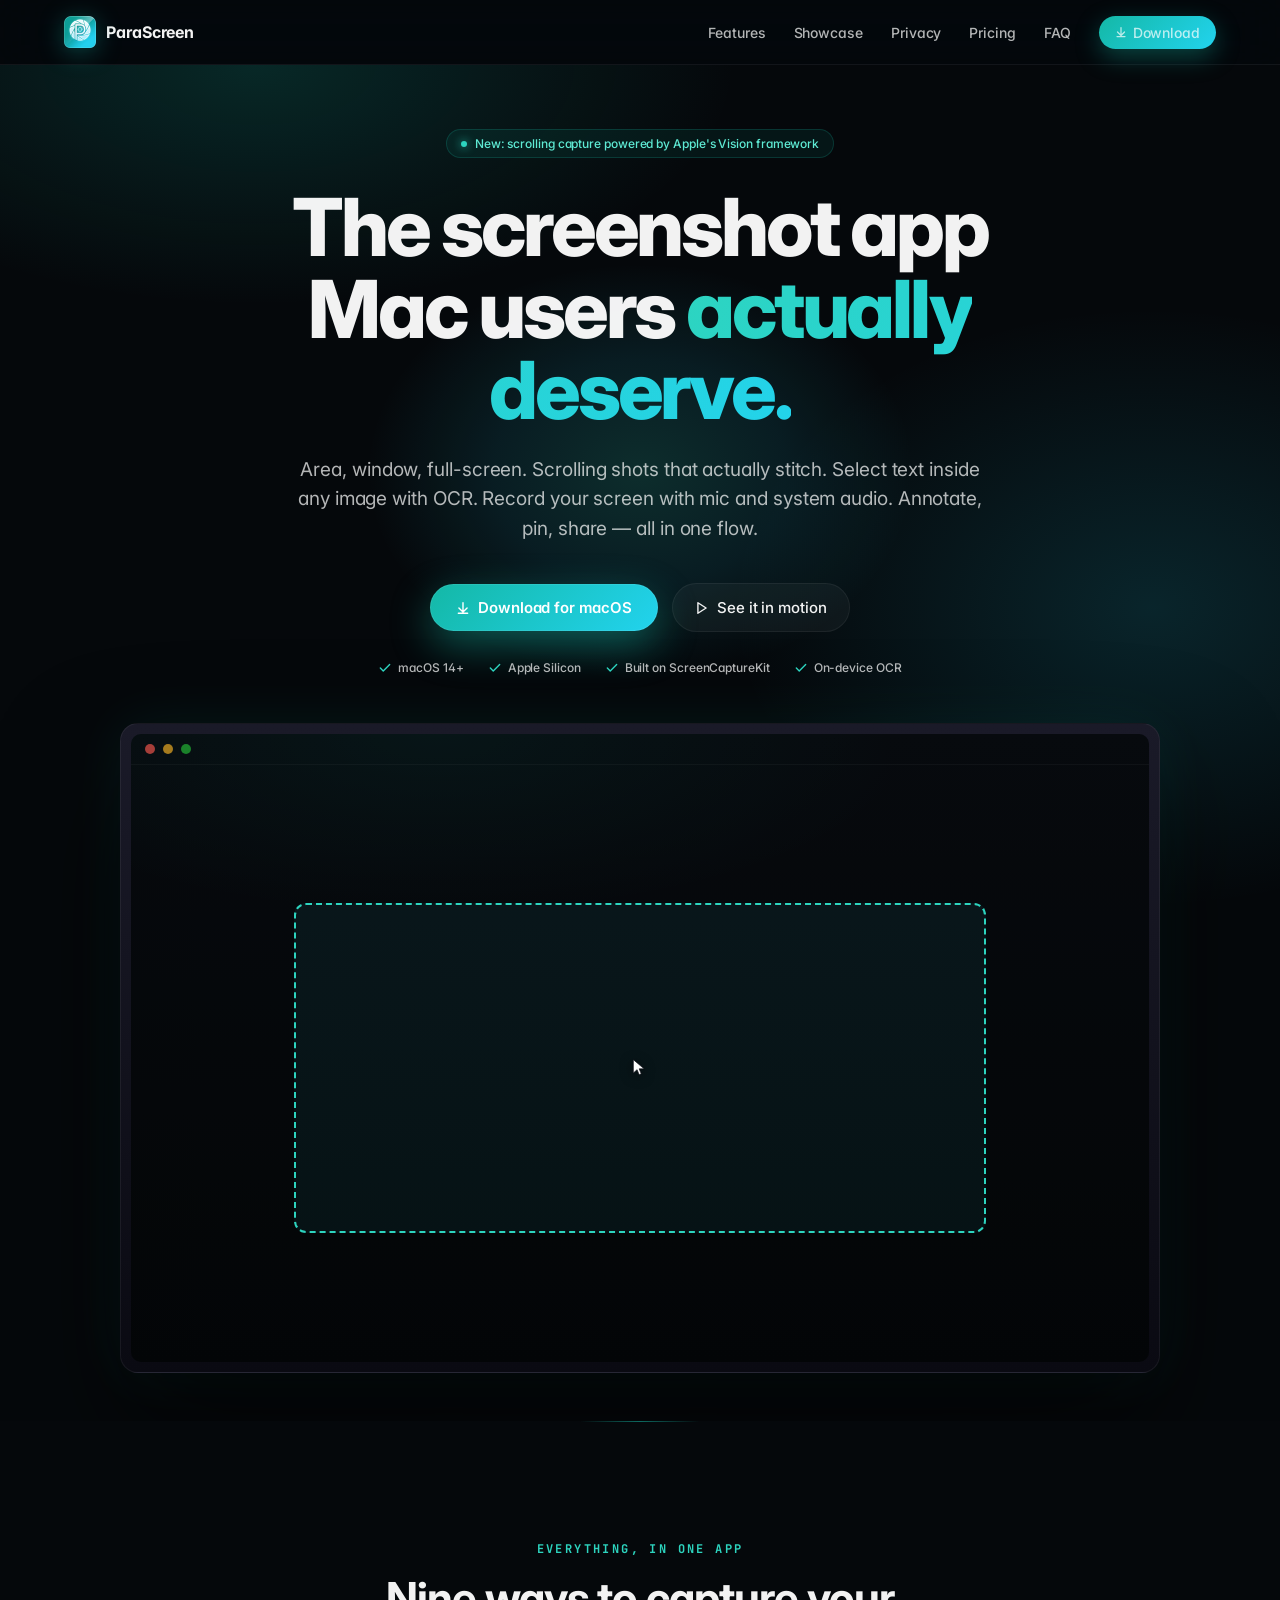
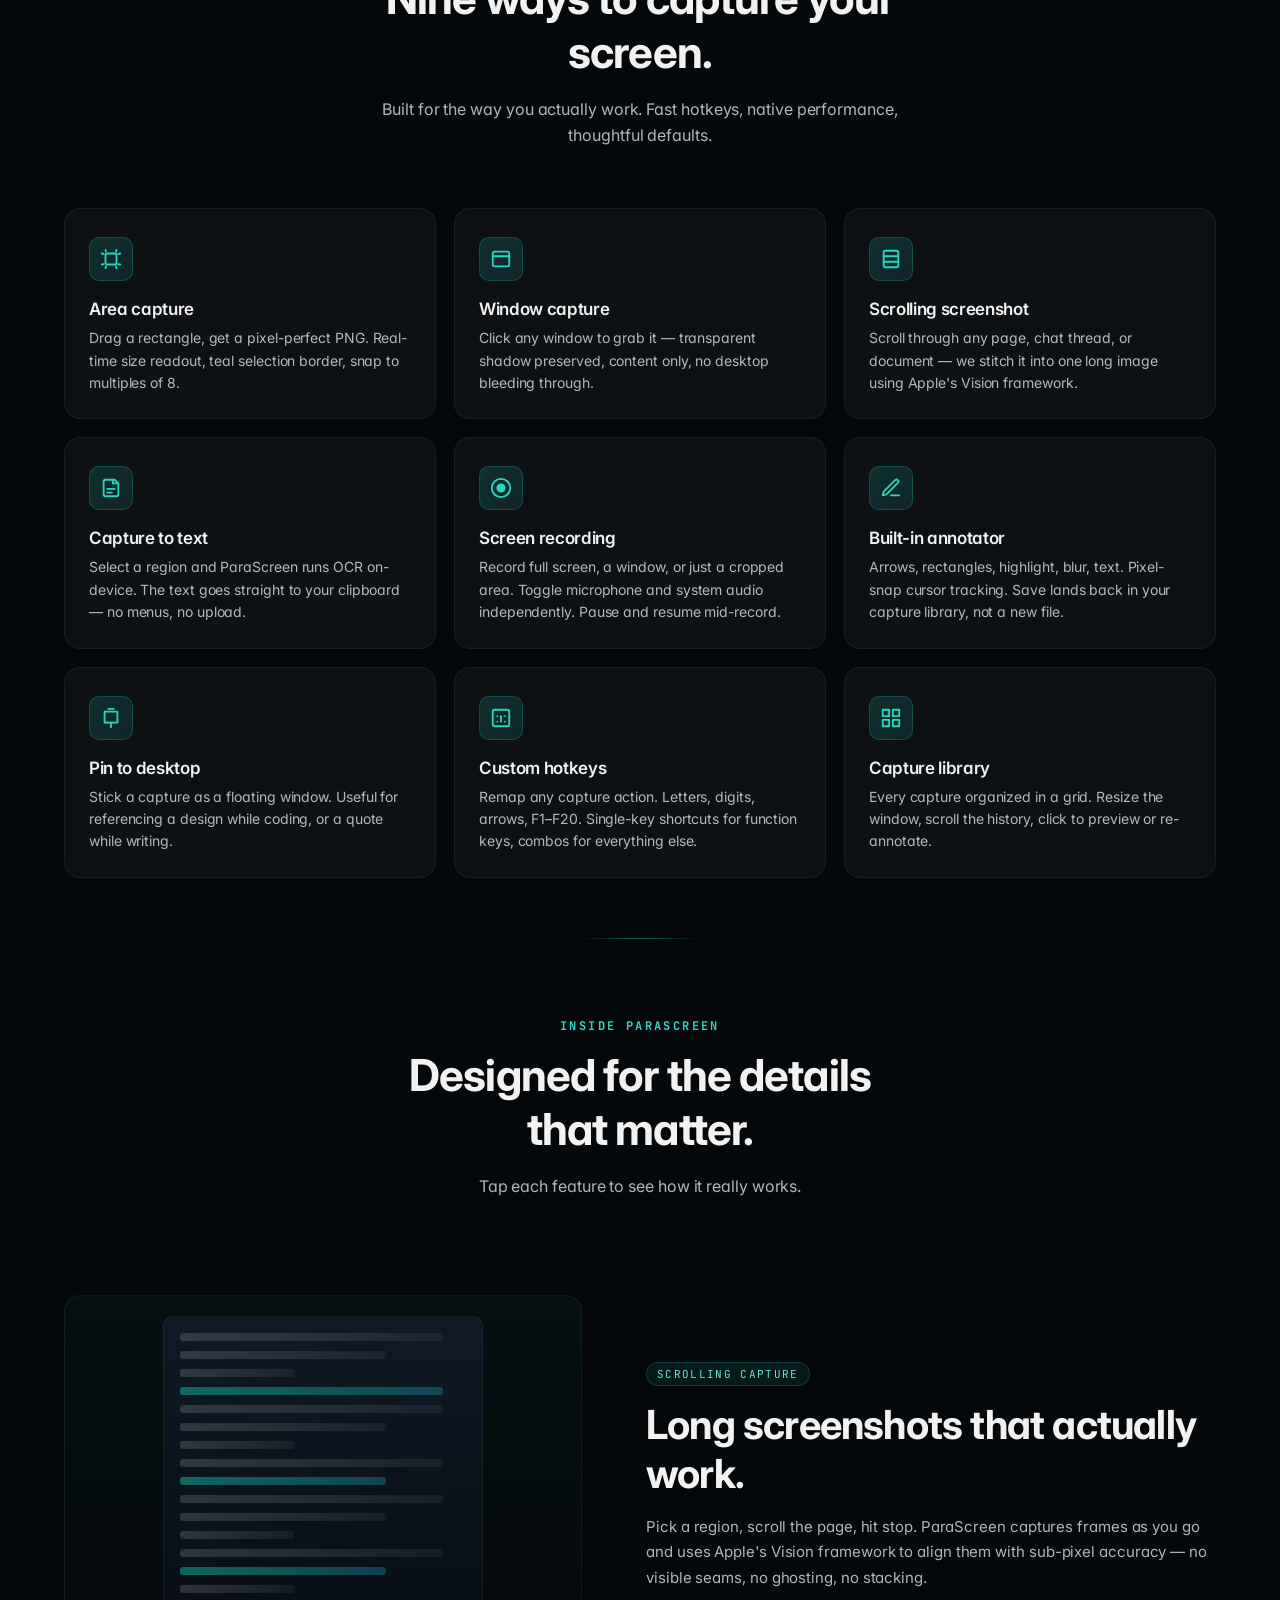
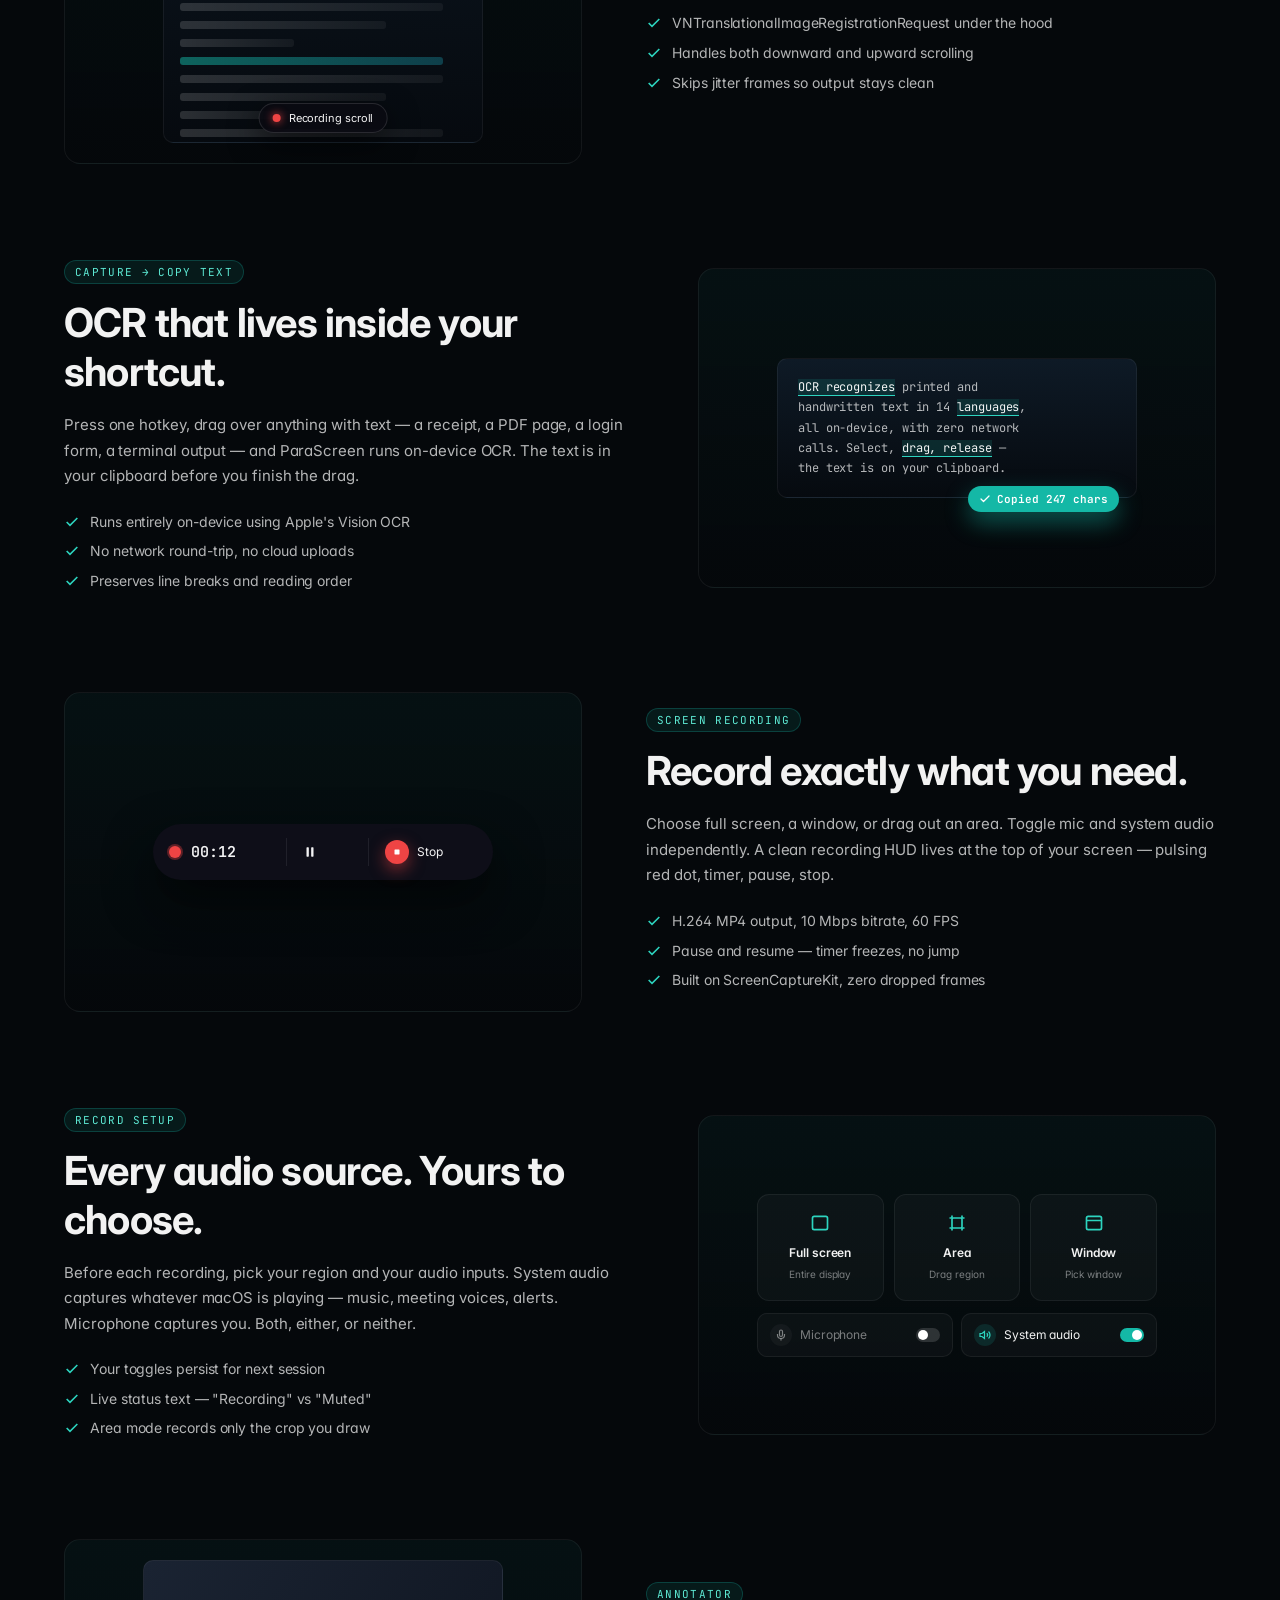
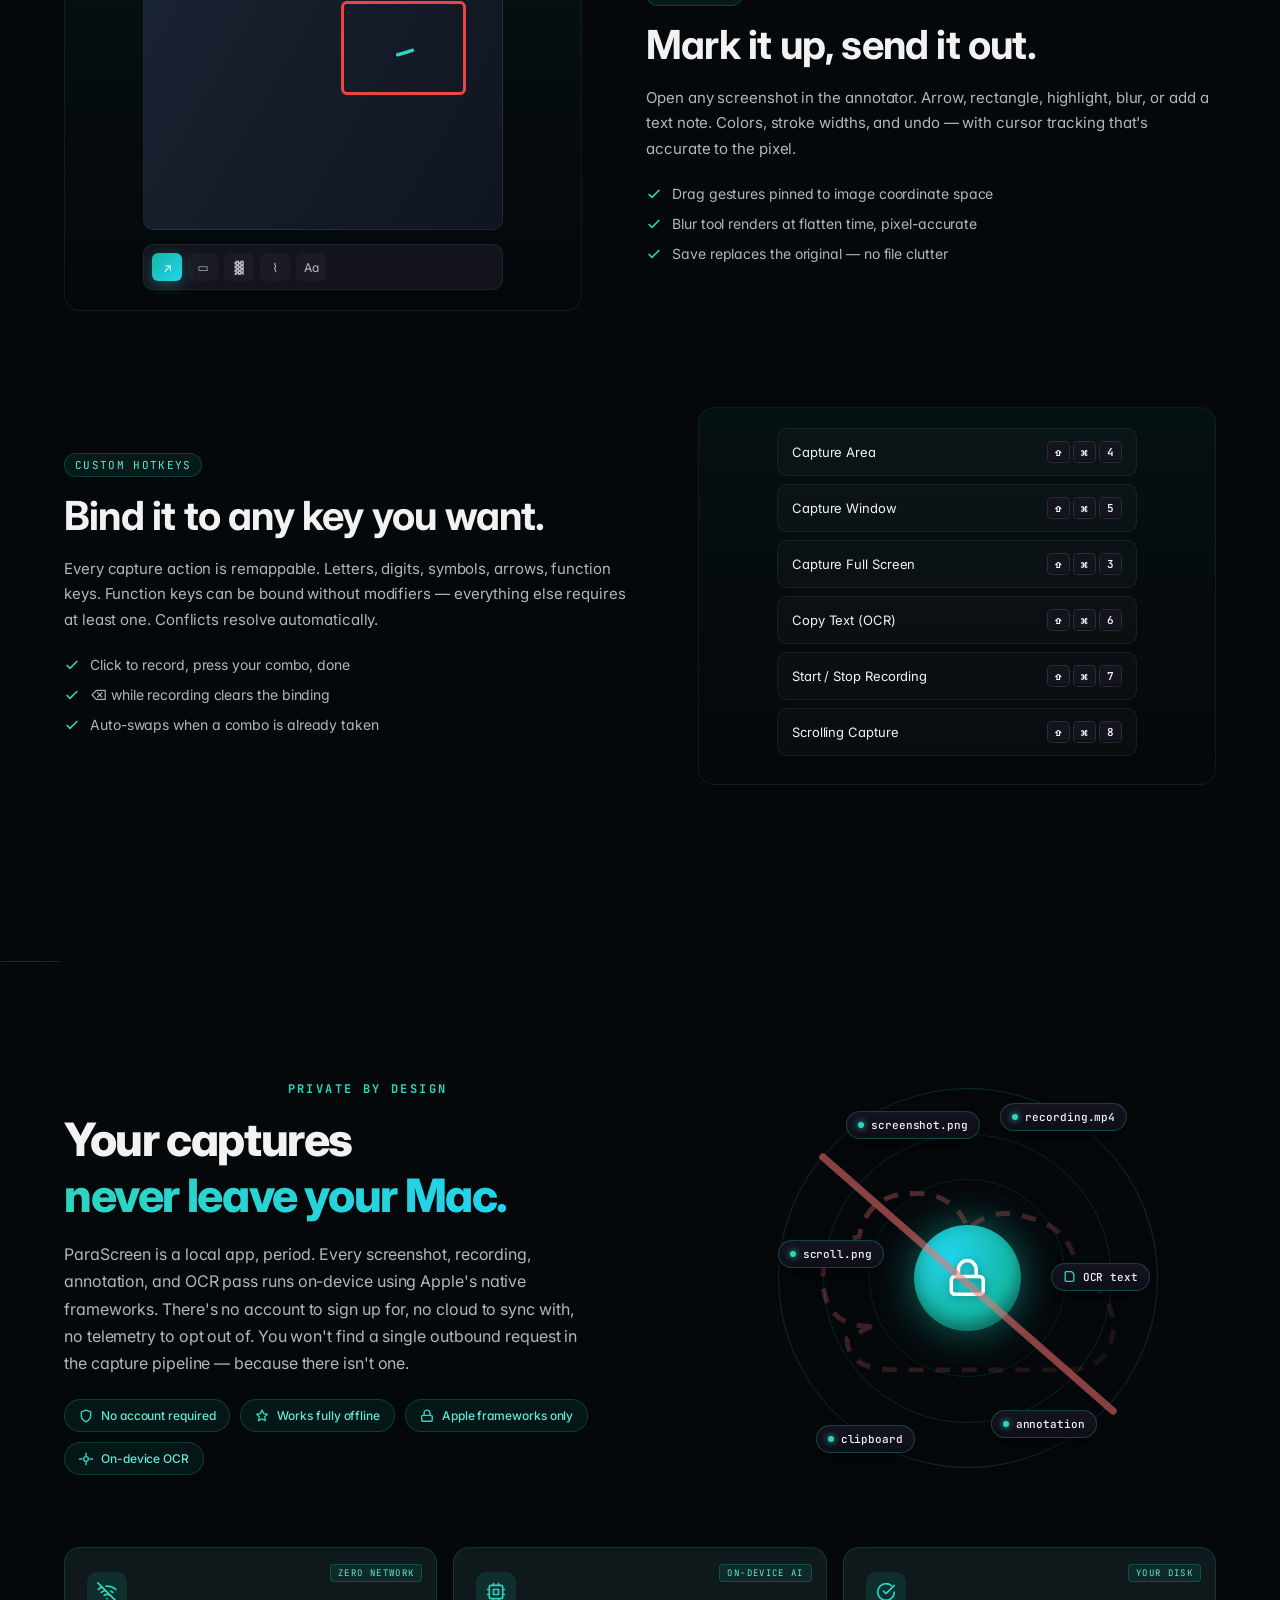
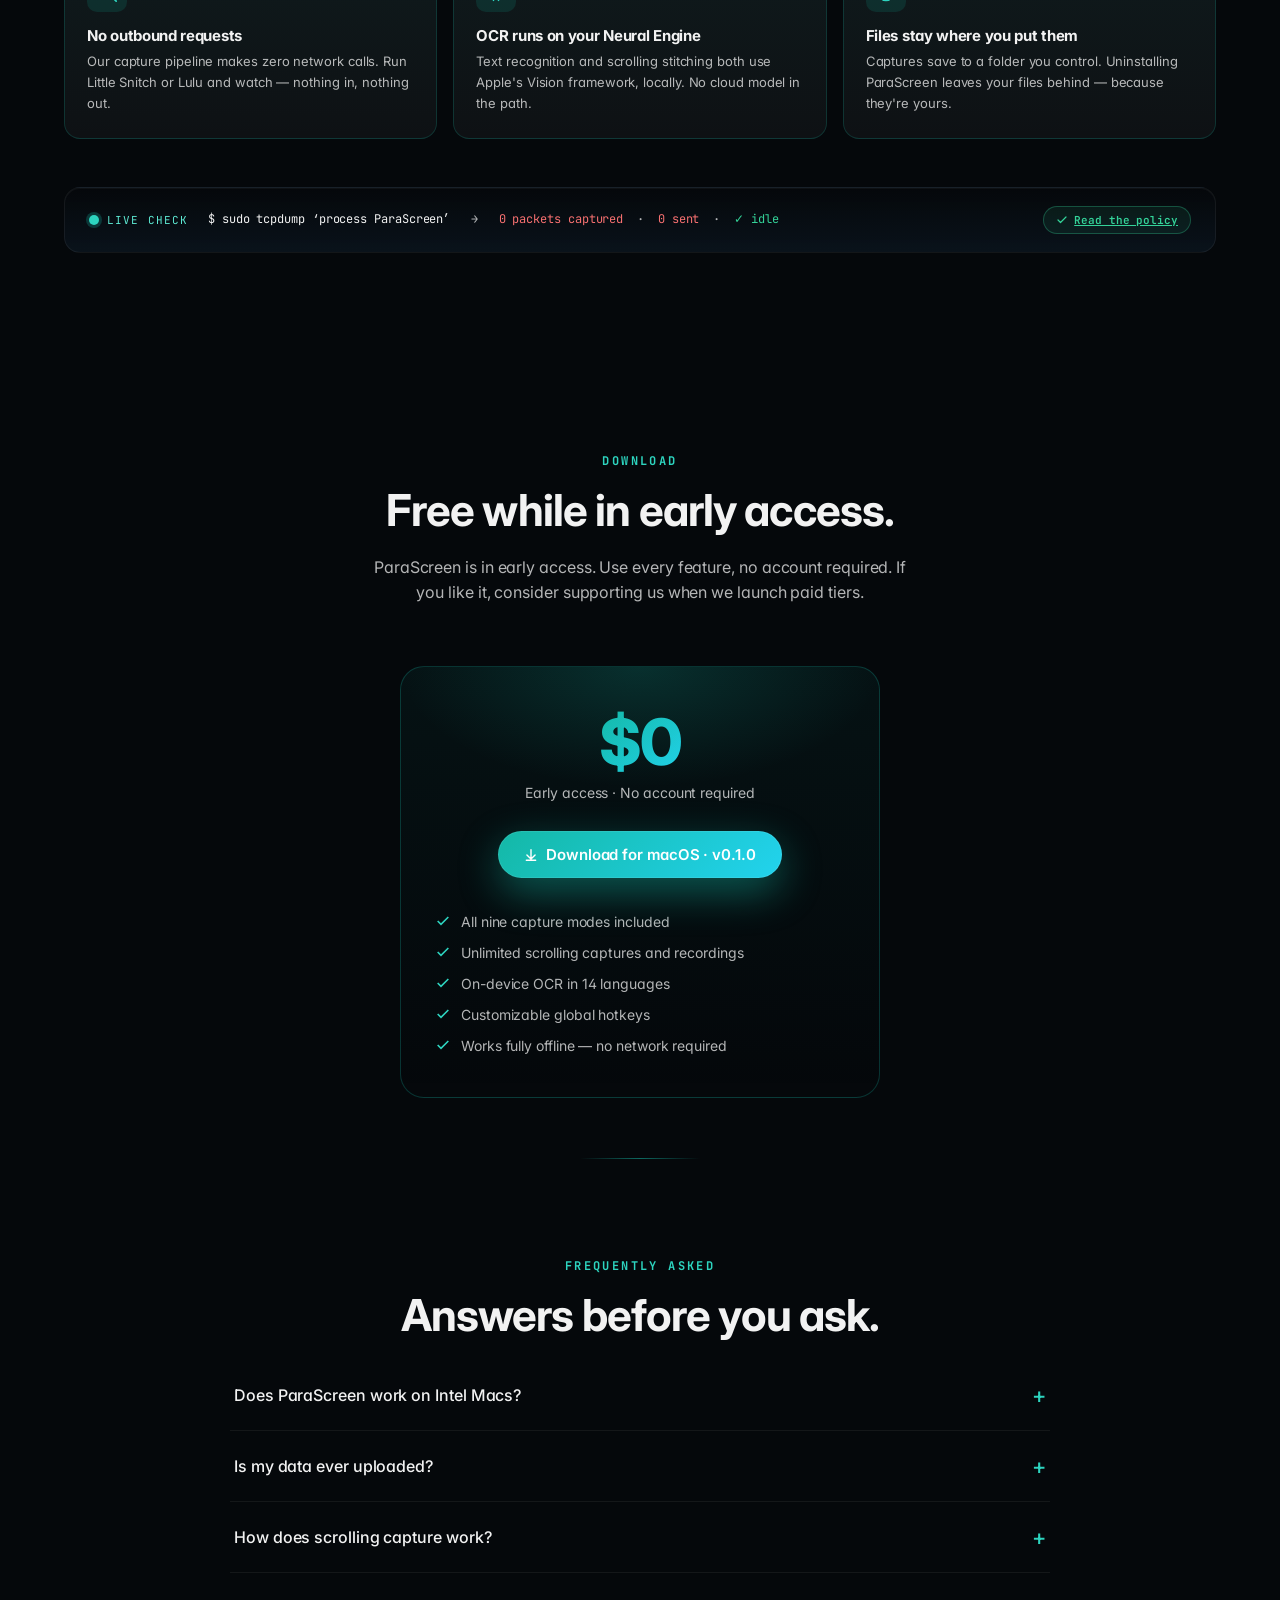
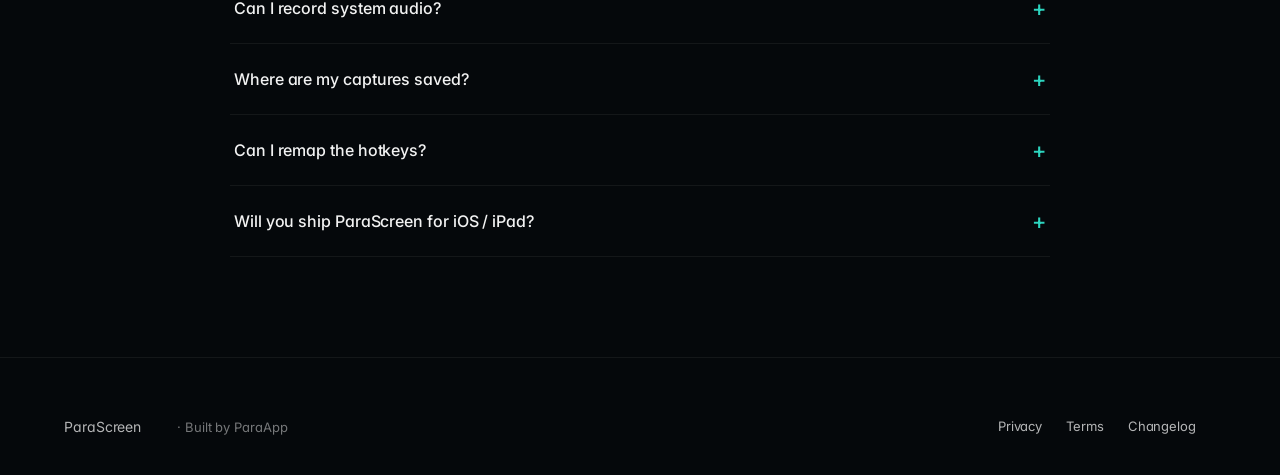
<file: index.html>
<!DOCTYPE html>
<html lang="en">
<head>
  <meta charset="UTF-8" />
  <meta name="viewport" content="width=device-width, initial-scale=1.0" />

  <!-- Primary SEO -->
  <title>ParaScreen — Fast, Modern Screen Capture for Mac</title>
  <meta name="description" content="Area, window, and full-screen captures. Scrolling screenshots. On-device OCR. Screen recording with mic + system audio. Annotate, pin, share. Built for macOS." />
  <meta name="keywords" content="mac screenshot app, macos screen capture, scrolling screenshot mac, screen recording mac, screenshot ocr mac, annotate screenshot mac, parascreen, cleanshot alternative, macos screen recorder" />
  <meta name="author" content="ParaApp" />
  <meta name="robots" content="index, follow, max-snippet:-1, max-image-preview:large, max-video-preview:-1" />
  <meta name="theme-color" content="#05080B" />
  <meta name="color-scheme" content="dark" />
  <link rel="canonical" href="https://parascreen.app/" />

  <!-- Open Graph -->
  <meta property="og:type" content="website" />
  <meta property="og:site_name" content="ParaScreen" />
  <meta property="og:title" content="ParaScreen — Fast, Modern Screen Capture for Mac" />
  <meta property="og:description" content="Area, window, full-screen. Scrolling screenshots. OCR. Recording with audio. Annotate, pin, share." />
  <meta property="og:url" content="https://parascreen.app/" />
  <meta property="og:image" content="https://parascreen.app/og.png" />
  <meta property="og:image:width" content="1200" />
  <meta property="og:image:height" content="630" />
  <meta property="og:locale" content="en_US" />

  <!-- Twitter -->
  <meta name="twitter:card" content="summary_large_image" />
  <meta name="twitter:title" content="ParaScreen — Fast, Modern Screen Capture for Mac" />
  <meta name="twitter:description" content="Area, window, full-screen. Scrolling. OCR. Recording with audio. Fast." />
  <meta name="twitter:image" content="https://parascreen.app/og.png" />

  <!-- Favicons -->
  <link rel="icon" type="image/png" sizes="32x32" href="favicon-32.png" />
  <link rel="icon" type="image/png" sizes="16x16" href="favicon-16.png" />
  <link rel="shortcut icon" type="image/png" href="favicon.png" />
  <link rel="apple-touch-icon" sizes="180x180" href="apple-touch-icon.png" />

  <!-- Structured data: SoftwareApplication -->
  <script type="application/ld+json">
  {
    "@context": "https://schema.org",
    "@type": "SoftwareApplication",
    "name": "ParaScreen",
    "description": "Modern screen capture for macOS — area, window, full-screen, scrolling screenshots, OCR, and screen recording with audio. Annotate, pin, and share in one flow.",
    "url": "https://parascreen.app/",
    "image": "https://parascreen.app/og.png",
    "applicationCategory": "UtilitiesApplication",
    "applicationSubCategory": "Screen Capture",
    "operatingSystem": "macOS 14.0 or later",
    "processorRequirements": "Apple Silicon (M1 or later)",
    "softwareVersion": "0.1",
    "downloadUrl": "https://parascreen.app/#download",
    "offers": {
      "@type": "Offer",
      "price": "0",
      "priceCurrency": "USD",
      "availability": "https://schema.org/InStock"
    },
    "publisher": {
      "@type": "Organization",
      "name": "ParaApp",
      "url": "https://parascreen.app/"
    },
    "featureList": [
      "Area, window, and full-screen screenshots",
      "Scrolling screenshot with Vision-based stitching",
      "On-device OCR (select an area, copy the text)",
      "Screen recording with mic and system audio",
      "Area recording — crop the region before recording",
      "Inline annotator: arrow, rectangle, highlight, blur, text",
      "Pin screenshots to your desktop as floating references",
      "Customizable global hotkeys — single key or combo",
      "Native SwiftUI, built on ScreenCaptureKit"
    ]
  }
  </script>

  <!-- Fonts & CSS -->
  <link rel="preconnect" href="https://fonts.googleapis.com">
  <link rel="preconnect" href="https://fonts.gstatic.com" crossorigin>
  <link href="https://fonts.googleapis.com/css2?family=Inter:wght@300;400;500;600;700;800&family=JetBrains+Mono:wght@400;500;600&display=swap" rel="stylesheet">
  <link rel="stylesheet" href="shared/tokens.css">
  <link rel="stylesheet" href="shared/base.css">
  <link rel="stylesheet" href="shared/motion.css">
  <link rel="stylesheet" href="shared/macos-window.css">

  <style>
    /* ===== Layout ===== */
    .container { max-width: 1200px; margin: 0 auto; padding: 0 24px; }

    /* ===== Nav ===== */
    nav.top {
      position: sticky; top: 0; z-index: 50;
      backdrop-filter: blur(24px) saturate(180%);
      -webkit-backdrop-filter: blur(24px) saturate(180%);
      background: rgba(5, 8, 11, 0.55);
      border-bottom: 1px solid var(--glass-stroke);
    }
    nav.top .row {
      display: flex; align-items: center; justify-content: space-between;
      height: 64px;
    }
    nav.top .brand {
      display: flex; align-items: center; gap: 10px;
      font-weight: 700; font-size: 16px; color: var(--text-hi);
      text-decoration: none;
    }
    nav.top .brand-mark {
      width: 32px; height: 32px;
      display: flex; align-items: center; justify-content: center;
      filter: drop-shadow(0 4px 12px rgba(20,184,166,0.35));
    }
    nav.top .brand-mark img { width: 100%; height: 100%; display: block; }
    nav.top .links { display: flex; gap: 28px; align-items: center; }
    nav.top .links a {
      color: var(--text-mid);
      text-decoration: none; font-size: 14px; font-weight: 500;
      transition: color var(--dur-fast);
    }
    nav.top .links a:hover { color: var(--text-hi); }
    nav.top .cta {
      display: inline-flex; align-items: center; gap: 6px;
      padding: 8px 16px;
      border-radius: var(--r-pill);
      background: var(--brand-gradient);
      color: white; font-size: 13px; font-weight: 600;
      text-decoration: none;
      box-shadow: 0 8px 24px rgba(20,184,166,0.35);
      transition: transform var(--dur-fast);
    }
    nav.top .cta:hover { transform: translateY(-1px); }

    @media (max-width: 720px) {
      nav.top .links a:not(.cta) { display: none; }
    }

    /* ===== Hero ===== */
    .hero {
      position: relative;
      padding: 64px 0 48px;
      overflow: hidden;
    }
    .hero::before {
      content: ''; position: absolute; inset: 0;
      background:
        radial-gradient(800px 400px at 20% 0%, rgba(20,184,166,0.18), transparent 60%),
        radial-gradient(700px 500px at 90% 40%, rgba(34,211,238,0.14), transparent 60%);
      z-index: 0;
    }
    .hero .inner { position: relative; z-index: 2; text-align: center; }

    .hero .kicker {
      display: inline-flex; align-items: center; gap: 8px;
      padding: 6px 14px;
      font-size: 12px; font-weight: 500;
      color: var(--teal-300);
      border-radius: var(--r-pill);
      background: rgba(20,184,166,0.08);
      border: 1px solid rgba(20,184,166,0.20);
      margin-bottom: 28px;
      animation: fadeUp 600ms var(--ease-out) both;
    }
    .hero .kicker .dot {
      width: 6px; height: 6px; border-radius: 50%;
      background: var(--teal-400);
      box-shadow: 0 0 10px var(--teal-400);
      animation: pulseDot 1.8s ease-in-out infinite;
    }
    @keyframes pulseDot {
      0%,100% { transform: scale(1); opacity: 1; }
      50% { transform: scale(1.3); opacity: 0.6; }
    }

    .hero h1 {
      font-size: clamp(44px, 7vw, 80px);
      font-weight: 800;
      line-height: 1.02;
      letter-spacing: -0.04em;
      margin: 0 auto 24px;
      max-width: 14ch;
      animation: fadeUp 700ms var(--ease-out) 80ms both;
    }
    .hero h1 .grad {
      background: linear-gradient(120deg, var(--teal-400) 0%, var(--cyan-400) 55%, var(--teal-300) 100%);
      background-size: 200% 100%;
      -webkit-background-clip: text; background-clip: text; color: transparent;
      animation: gradientShift 6s ease-in-out infinite;
    }
    @keyframes gradientShift { 0%,100% { background-position: 0% 50%; } 50% { background-position: 100% 50%; } }

    .hero p.sub {
      font-size: clamp(16px, 1.6vw, 19px);
      color: var(--text-mid);
      max-width: 58ch;
      margin: 0 auto 40px;
      line-height: 1.55;
      animation: fadeUp 800ms var(--ease-out) 160ms both;
    }

    .hero .ctas {
      display: flex; gap: 14px; justify-content: center; align-items: center; flex-wrap: wrap;
      animation: fadeUp 800ms var(--ease-out) 240ms both;
    }
    .btn-primary {
      display: inline-flex; align-items: center; gap: 8px;
      padding: 14px 26px;
      border-radius: var(--r-pill);
      background: var(--brand-gradient);
      color: white; font-weight: 600; font-size: 15px;
      text-decoration: none;
      box-shadow: 0 14px 40px rgba(20,184,166,0.45), 0 0 0 1px rgba(255,255,255,0.08) inset;
      transition: transform var(--dur-fast), box-shadow var(--dur-fast);
    }
    .btn-primary:hover {
      transform: translateY(-2px);
      box-shadow: 0 20px 50px rgba(20,184,166,0.55), 0 0 0 1px rgba(255,255,255,0.12) inset;
    }
    .btn-ghost {
      display: inline-flex; align-items: center; gap: 8px;
      padding: 14px 22px;
      border-radius: var(--r-pill);
      color: var(--text-hi); font-weight: 500; font-size: 15px;
      text-decoration: none;
      background: var(--glass-fill);
      border: 1px solid var(--glass-stroke);
      transition: background var(--dur-fast);
    }
    .btn-ghost:hover { background: rgba(255,255,255,0.08); }

    .hero .meta {
      margin-top: 28px;
      display: flex; gap: 24px; justify-content: center; flex-wrap: wrap;
      font-size: 12px; color: var(--text-mid);
      animation: fadeUp 800ms var(--ease-out) 320ms both;
    }
    .hero .meta span { display: inline-flex; align-items: center; gap: 6px; font-weight: 500; }
    .hero .meta svg { width: 14px; height: 14px; color: var(--teal-400); }

    /* ===== Hero device mockup ===== */
    .device {
      margin: 48px auto 0;
      max-width: 1040px; aspect-ratio: 16 / 10;
      border-radius: 18px;
      padding: 10px;
      background: linear-gradient(180deg, #1A1A28, #0A0A12);
      border: 1px solid rgba(255,255,255,0.06);
      box-shadow: 0 60px 120px rgba(0,0,0,0.6), 0 0 60px rgba(20,184,166,0.10);
      position: relative;
      animation: fadeUp 1000ms var(--ease-out) 400ms both;
    }
    .device::before {
      /* top glow */
      content:''; position:absolute; left:50%; top:-80px; transform:translateX(-50%);
      width: 80%; height: 160px; pointer-events:none;
      background: radial-gradient(60% 50% at 50% 100%, rgba(20,184,166,0.28), transparent 70%);
    }
    .device .screen {
      border-radius: 10px; height: 100%;
      background:
        radial-gradient(800px 300px at 30% 0%, rgba(20,184,166,0.10), transparent 60%),
        linear-gradient(180deg, #0A0F15, #05080B);
      padding: 0; overflow: hidden; position: relative;
    }
    .device .titlebar {
      display:flex; align-items:center; gap:8px;
      padding: 10px 14px;
      border-bottom: 1px solid var(--glass-stroke);
    }
    .device .dot { width:10px; height:10px; border-radius:50%; }
    .device .dot.r { background:#FF5F57; } .device .dot.y { background:#FEBC2E; } .device .dot.g { background:#28C840; }
    .device .stage {
      position:absolute; inset: 40px 0 0 0;
      display:flex; align-items:center; justify-content:center;
    }

    /* ================== Hero device demo loop ================== */
    /*
     * 9-second demo loop:
     *   0.0 – 1.4s   cursor moves from center towards target
     *   1.4 – 3.0s   marquee draws from 0 to full size (diagonal drag)
     *   3.0 – 3.4s   release — white flash + "captured!"
     *   3.4 – 4.0s   marquee collapses + slides out; preview card slides in
     *   4.0 – 7.0s   preview card visible, Copy button glows
     *   7.0 – 8.4s   preview fades out, cursor resets to center
     *   8.4 – 9.0s   brief pause
     */

    .stage { perspective: 1400px; }

    /* Cursor that “draws” the selection */
    .demo-cursor {
      position: absolute;
      width: 20px; height: 20px;
      left: 50%; top: 50%;
      transform: translate(-50%, -50%);
      pointer-events: none;
      z-index: 4;
      animation: cursorMove 9s var(--ease-in-out) infinite;
    }
    .demo-cursor svg {
      width: 100%; height: 100%;
      filter: drop-shadow(0 2px 6px rgba(0,0,0,0.6));
    }
    @keyframes cursorMove {
      /* starts center, moves to top-left of marquee, drags diagonally, then exits */
      0%   { transform: translate(-50%, -50%); opacity: 0; }
      5%   { opacity: 1; }
      15%  { transform: translate(-160%, -120%); }            /* arrives near start point */
      34%  { transform: translate(160%, 120%); }              /* diagonal drag to end point */
      40%  { transform: translate(160%, 120%) scale(0.85); }  /* click-release squish */
      43%  { transform: translate(160%, 120%) scale(1); }
      77%  { transform: translate(160%, 120%); opacity: 1; }
      85%  { transform: translate(-50%, -50%); opacity: 0; }
      100% { transform: translate(-50%, -50%); opacity: 0; }
    }

    /* Floating area-capture marquee — animated draw-in */
    .marquee {
      width: 68%; height: 56%;
      border: 2px dashed var(--teal-400);
      border-radius: 12px;
      background: rgba(20,184,166,0.05);
      box-shadow: 0 0 0 9999px rgba(0,0,0,0.35);
      position: relative;
      transform-origin: top left;
      animation: marqueeDraw 9s var(--ease-in-out) infinite;
    }
    @keyframes marqueeDraw {
      0%        { transform: scale(0, 0); opacity: 0; }
      15%       { transform: scale(0, 0); opacity: 0; }                 /* waits for cursor to arrive */
      33%       { transform: scale(1, 1); opacity: 1; }                 /* fully drawn */
      36%       { transform: scale(1, 1); box-shadow: 0 0 0 9999px rgba(0,0,0,0.2), 0 0 80px rgba(20,184,166,0.9); }  /* flash on release */
      40%       { transform: scale(1, 1); box-shadow: 0 0 0 9999px rgba(0,0,0,0.35), 0 0 48px rgba(20,184,166,0.45); }
      42%       { transform: scale(1, 1); opacity: 1; }
      46%       { transform: scale(0.98, 0.98); opacity: 0.35; }
      48%       { transform: scale(0.95, 0.95); opacity: 0; }
      77%       { transform: scale(0.95, 0.95); opacity: 0; }
      82%       { transform: scale(1, 1); opacity: 1; }                 /* fade back to rest state */
      100%      { transform: scale(1, 1); opacity: 1; }
    }

    .marquee .badge {
      position:absolute; top: -32px; left: 0;
      font-family: var(--font-mono); font-size: 11px; font-weight: 600;
      color: white;
      padding: 4px 10px; border-radius: 6px;
      background: var(--teal-500);
      box-shadow: 0 4px 14px rgba(20,184,166,0.5);
      opacity: 0;
      animation: badgePop 9s var(--ease-in-out) infinite;
    }
    @keyframes badgePop {
      0%,22% { opacity: 0; transform: translateY(-8px); }
      28%    { opacity: 1; transform: translateY(0); }
      45%    { opacity: 1; transform: translateY(0); }
      48%    { opacity: 0; transform: translateY(-6px); }
      82%    { opacity: 0; transform: translateY(-8px); }
      88%    { opacity: 1; transform: translateY(0); }
      100%   { opacity: 1; transform: translateY(0); }
    }

    .marquee .corner {
      position:absolute; width:10px; height:10px;
      background: var(--teal-400); border-radius: 2px;
      box-shadow: 0 0 10px var(--teal-400);
      opacity: 0;
      animation: cornerPop 9s var(--ease-in-out) infinite;
    }
    @keyframes cornerPop {
      0%,28% { opacity: 0; transform: scale(0.3); }
      34%    { opacity: 1; transform: scale(1.4); }
      40%    { opacity: 1; transform: scale(1); }
      46%    { opacity: 0; transform: scale(0.3); }
      82%    { opacity: 0; transform: scale(0.3); }
      88%    { opacity: 1; transform: scale(1); }
      100%   { opacity: 1; transform: scale(1); }
    }
    .marquee .corner.tl { top:-5px; left:-5px; }
    .marquee .corner.tr { top:-5px; right:-5px; animation-delay: 60ms; }
    .marquee .corner.bl { bottom:-5px; left:-5px; animation-delay: 120ms; }
    .marquee .corner.br { bottom:-5px; right:-5px; animation-delay: 180ms; }

    /* Capture flash — screen-wide bloom on release */
    .capture-flash {
      position:absolute; inset:0; pointer-events:none; z-index:3;
      background: radial-gradient(60% 50% at 50% 50%, rgba(255,255,255,0.22), transparent 70%);
      opacity: 0;
      animation: captureFlash 9s var(--ease-in-out) infinite;
    }
    @keyframes captureFlash {
      0%,33%   { opacity: 0; }
      35%      { opacity: 1; }
      42%      { opacity: 0; }
      100%     { opacity: 0; }
    }

    /* Preview card floater — slides in after capture, lingers, fades out */
    .preview-card {
      position:absolute;
      right: 28px; bottom: 28px;
      width: 220px;
      border-radius: 12px;
      background: linear-gradient(180deg, #141421, #0E0E18);
      border: 1px solid rgba(255,255,255,0.10);
      box-shadow: 0 20px 50px rgba(0,0,0,0.6), 0 0 30px rgba(20,184,166,0.15);
      overflow: hidden;
      opacity: 0;
      transform: translate(40px, 40px) scale(0.9);
      animation: previewEnter 9s var(--ease-in-out) infinite;
      z-index: 5;
    }
    @keyframes previewEnter {
      0%,40%   { opacity: 0; transform: translate(40px, 40px) scale(0.9); }
      48%      { opacity: 1; transform: translate(0, 0) scale(1); }
      78%      { opacity: 1; transform: translate(0, 0) scale(1); }
      84%      { opacity: 0; transform: translate(20px, 20px) scale(0.96); }
      100%     { opacity: 0; transform: translate(40px, 40px) scale(0.9); }
    }
    .preview-card .thumb {
      height: 100px;
      background:
        radial-gradient(400px 160px at 20% 0%, rgba(20,184,166,0.25), transparent 60%),
        linear-gradient(120deg, #1a2332, #0f1520);
      position:relative;
      display:flex; align-items:center; justify-content:center;
      color: var(--text-lo);
      font-size: 11px;
      overflow: hidden;
    }
    .preview-card .thumb::after {
      content:''; position: absolute; inset:10px;
      border: 1px dashed rgba(20,184,166,0.45);
      border-radius: 6px;
    }
    /* Subtle scan-line effect inside the thumbnail */
    .preview-card .thumb::before {
      content:''; position: absolute; left:0; right:0; top: -2px;
      height: 30px;
      background: linear-gradient(180deg, rgba(20,184,166,0.3), transparent);
      animation: thumbScan 2.4s linear infinite;
      pointer-events: none;
    }
    @keyframes thumbScan {
      0%   { transform: translateY(0); opacity: 0.8; }
      100% { transform: translateY(120px); opacity: 0; }
    }
    .preview-card .actions {
      display:flex; gap:6px; padding: 8px;
    }
    .preview-card .pill {
      padding: 5px 9px;
      font-size: 11px; font-weight: 500;
      border-radius: 6px;
      background: rgba(255,255,255,0.05);
      border: 1px solid var(--glass-stroke);
      color: var(--text-mid);
      transition: all var(--dur-fast);
    }
    .preview-card .pill.primary {
      background: var(--brand-gradient); color: white; border-color: transparent;
      box-shadow: 0 4px 12px rgba(20,184,166,0.35);
      animation: pillGlow 9s var(--ease-in-out) infinite;
    }
    @keyframes pillGlow {
      0%,55%   { box-shadow: 0 4px 12px rgba(20,184,166,0.35); transform: scale(1); }
      62%      { box-shadow: 0 0 0 4px rgba(20,184,166,0.35), 0 6px 20px rgba(20,184,166,0.6); transform: scale(1.08); }
      70%      { box-shadow: 0 4px 12px rgba(20,184,166,0.35); transform: scale(1); }
      100%     { box-shadow: 0 4px 12px rgba(20,184,166,0.35); transform: scale(1); }
    }

    /* “Copied!” toast rising from the Copy pill */
    .copy-toast {
      position: absolute;
      bottom: 58px; right: 38px;
      background: #0E2A24;
      color: #34D399;
      padding: 5px 10px;
      border-radius: 16px;
      font-family: var(--font-mono); font-size: 10px; font-weight: 600;
      letter-spacing: 0.02em;
      border: 1px solid rgba(52,211,153,0.35);
      display: flex; align-items: center; gap: 5px;
      opacity: 0;
      animation: toastFloat 9s var(--ease-in-out) infinite;
      pointer-events: none;
      z-index: 6;
    }
    .copy-toast svg { width: 11px; height: 11px; }
    @keyframes toastFloat {
      0%,60%   { opacity: 0; transform: translateY(8px); }
      65%      { opacity: 1; transform: translateY(0); }
      74%      { opacity: 1; transform: translateY(-6px); }
      78%      { opacity: 0; transform: translateY(-14px); }
      100%     { opacity: 0; transform: translateY(8px); }
    }

    @media (prefers-reduced-motion: reduce) {
      .demo-cursor, .marquee, .marquee .badge, .marquee .corner,
      .capture-flash, .preview-card, .preview-card .pill.primary,
      .preview-card .thumb::before, .copy-toast {
        animation: none !important;
      }
      .marquee, .marquee .badge, .marquee .corner,
      .preview-card { opacity: 1 !important; transform: none !important; }
      .capture-flash, .copy-toast { opacity: 0 !important; }
    }

    /* ===== Features grid ===== */
    section.features { padding: 120px 0 60px; position: relative; }
    section h2.eyebrow {
      text-align:center; font-size: 12px;
      font-family: var(--font-mono);
      letter-spacing: 0.2em; text-transform: uppercase;
      color: var(--teal-400);
      margin-bottom: 14px;
    }
    section h3.section-title {
      text-align:center;
      font-size: clamp(30px, 4vw, 44px);
      font-weight: 700; letter-spacing: -0.02em;
      margin: 0 auto 18px;
      max-width: 18ch;
    }
    section p.section-sub {
      text-align:center; color: var(--text-mid);
      font-size: 16px; line-height: 1.6;
      max-width: 56ch; margin: 0 auto 60px;
    }

    .fgrid {
      display: grid; grid-template-columns: repeat(3, 1fr); gap: 18px;
    }
    @media (max-width: 960px) { .fgrid { grid-template-columns: repeat(2, 1fr); } }
    /* Stay 2-col on phones too — halves the scroll length for the 9 cards.
       Drops to 1-col only on very narrow screens (old iPhone SE etc). */
    @media (max-width: 360px) { .fgrid { grid-template-columns: 1fr; } }

    .fcard {
      position: relative;
      padding: 28px 24px 24px;
      border-radius: var(--r-lg);
      background: var(--glass-fill);
      border: 1px solid var(--glass-stroke);
      overflow: hidden;
      transition: transform var(--dur-fast), border-color var(--dur-fast);
    }
    .fcard:hover { transform: translateY(-4px); border-color: rgba(20,184,166,0.35); }
    .fcard::after {
      content:''; position:absolute; inset:0; pointer-events:none;
      background: radial-gradient(120px 80px at 100% 0%, rgba(20,184,166,0.18), transparent 70%);
      opacity: 0; transition: opacity var(--dur-fast);
    }
    .fcard:hover::after { opacity: 1; }

    .fcard .icon {
      width: 44px; height: 44px; border-radius: 10px;
      background: linear-gradient(135deg, rgba(20,184,166,0.18), rgba(34,211,238,0.10));
      border: 1px solid rgba(20,184,166,0.25);
      display:flex; align-items:center; justify-content:center;
      color: var(--teal-400);
      margin-bottom: 18px;
    }
    .fcard .icon svg { width: 22px; height: 22px; }
    .fcard h4 { font-size: 17px; font-weight: 600; margin: 0 0 8px; }
    .fcard p { font-size: 14px; color: var(--text-mid); line-height: 1.6; margin: 0; }

    /* ===== Deep-dive showcase rows ===== */
    section.showcase { padding: 80px 0; }
    .show-row {
      display: grid; grid-template-columns: 1.1fr 1fr; gap: 64px;
      align-items: center;
      margin-bottom: 96px;
    }
    .show-row:nth-child(even) { grid-template-columns: 1fr 1.1fr; }
    .show-row:nth-child(even) .visual { order: -1; }
    @media (max-width: 820px) {
      .show-row, .show-row:nth-child(even) { grid-template-columns: 1fr; gap: 28px; }
      .show-row:nth-child(even) .visual { order: 0; }
    }
    .show-row .text .tag {
      display:inline-block; padding: 4px 10px;
      font-size: 11px; font-family: var(--font-mono); letter-spacing: 0.12em;
      color: var(--teal-300);
      background: rgba(20,184,166,0.10); border: 1px solid rgba(20,184,166,0.25);
      border-radius: var(--r-pill);
      margin-bottom: 14px;
    }
    .show-row .text h3 {
      font-size: clamp(28px, 3.6vw, 40px);
      font-weight: 700; letter-spacing: -0.02em;
      margin: 0 0 16px;
    }
    .show-row .text p {
      font-size: 15px; color: var(--text-mid); line-height: 1.7;
      margin: 0 0 18px;
    }
    .show-row .text ul { margin: 0; padding: 0; list-style: none; }
    .show-row .text li {
      display: flex; align-items: flex-start; gap: 10px;
      font-size: 14px; color: var(--text-mid); line-height: 1.55;
      padding: 4px 0;
    }
    .show-row .text li svg { width: 16px; height: 16px; color: var(--teal-400); flex-shrink: 0; margin-top: 3px; }

    .show-row .visual {
      position: relative;
      padding: 20px;
      border-radius: var(--r-lg);
      background: linear-gradient(180deg, rgba(20,184,166,0.05), rgba(5,8,11,0.3));
      border: 1px solid var(--glass-stroke);
      min-height: 320px;
      display:flex; align-items:center; justify-content:center;
      overflow: hidden;
    }

    /* Visual 1 — Scrolling capture */
    .scroll-viz { width: 100%; max-width: 320px; aspect-ratio: 3 / 4; position: relative; }
    .scroll-viz .page {
      position:absolute; inset: 0;
      border-radius: 10px; border: 1px solid var(--glass-stroke);
      background: linear-gradient(180deg, #0E1A26, #060A0F);
      overflow: hidden;
    }
    .scroll-viz .page .content {
      padding: 16px;
      animation: scrollY 6s linear infinite;
    }
    @keyframes scrollY {
      0% { transform: translateY(0); }
      100% { transform: translateY(-50%); }
    }
    .scroll-viz .line {
      height: 8px; border-radius: 3px;
      background: linear-gradient(90deg, rgba(255,255,255,0.15), rgba(255,255,255,0.05));
      margin-bottom: 10px;
    }
    .scroll-viz .line.short { width: 40%; }
    .scroll-viz .line.medium { width: 72%; }
    .scroll-viz .line.long { width: 92%; }
    .scroll-viz .line.teal {
      background: linear-gradient(90deg, rgba(20,184,166,0.5), rgba(34,211,238,0.25));
    }
    .scroll-viz .hud {
      position:absolute; bottom: 10px; left: 50%; transform: translateX(-50%);
      padding: 7px 13px;
      border-radius: var(--r-pill);
      background: rgba(10,10,18,0.90);
      border: 1px solid rgba(255,255,255,0.12);
      font-size: 11px; color: var(--text-hi);
      display: flex; align-items: center; gap: 8px;
      box-shadow: 0 10px 30px rgba(0,0,0,0.6);
    }
    .scroll-viz .hud .d {
      width: 8px; height: 8px; border-radius: 50%;
      background: #EF4444; box-shadow: 0 0 8px #EF4444;
      animation: pulseDot 1.2s ease-in-out infinite;
    }

    /* Visual 2 — OCR */
    .ocr-viz { width: 100%; max-width: 360px; position: relative; }
    .ocr-viz .frame {
      border-radius: 10px; padding: 18px 20px;
      background: linear-gradient(180deg, #0E1A26, #060A0F);
      border: 1px solid var(--glass-stroke);
      position: relative;
    }
    .ocr-viz .text-block {
      font-size: 12px; line-height: 1.7;
      color: var(--text-mid);
      font-family: var(--font-mono);
    }
    .ocr-viz .text-block .hl {
      background: rgba(20,184,166,0.15);
      border-bottom: 1.5px solid var(--teal-400);
      color: var(--text-hi);
      animation: ocrScan 3s ease-in-out infinite;
    }
    @keyframes ocrScan {
      0% { background: rgba(20,184,166,0); border-color: transparent; }
      30% { background: rgba(20,184,166,0.25); border-color: var(--teal-400); }
      100% { background: rgba(20,184,166,0.10); border-color: rgba(20,184,166,0.4); }
    }
    .ocr-viz .clip-badge {
      position:absolute; bottom: -14px; right: 18px;
      padding: 6px 11px;
      font-family: var(--font-mono); font-size: 11px;
      border-radius: var(--r-pill);
      background: var(--teal-500);
      color: white; font-weight: 600;
      box-shadow: 0 10px 24px rgba(20,184,166,0.45);
      display: flex; align-items: center; gap: 6px;
      animation: floatCard 600ms var(--ease-out) 400ms both;
    }

    /* Visual 3 — Recording HUD */
    .rec-viz { width: 100%; max-width: 340px; }
    .rec-pill {
      display: grid;
      grid-template-columns: auto 1px auto 1px auto;
      align-items: center;
      padding: 0;
      height: 56px;
      border-radius: 28px;
      background: #0E0E18;
      box-shadow: 0 20px 48px rgba(0,0,0,0.6);
    }
    .rec-pill .divider { width: 1px; height: 28px; background: rgba(255,255,255,0.08); }
    .rec-pill .timer {
      display:flex; align-items:center; gap: 10px;
      padding: 0 14px 0 16px;
    }
    .rec-pill .red-dot {
      width: 12px; height: 12px; border-radius: 50%;
      background: #EF4444;
      box-shadow: 0 0 0 2px rgba(239,68,68,0.35);
      position: relative;
      animation: recDot 1.2s ease-out infinite;
    }
    @keyframes recDot {
      0% { box-shadow: 0 0 0 2px rgba(239,68,68,0.35); }
      100% { box-shadow: 0 0 0 12px rgba(239,68,68,0); }
    }
    .rec-pill .time-text {
      font-family: var(--font-mono); font-size: 15px;
      font-weight: 600; color: var(--text-hi);
    }
    .rec-pill .btn {
      padding: 0 16px;
      display:flex; align-items:center; gap: 8px;
      color: var(--text-hi); font-size: 12px;
      height: 100%;
    }
    .rec-pill .btn.stop { padding-right: 14px; }
    .rec-pill .stop-dot {
      width: 24px; height: 24px; border-radius: 50%;
      background: #EF4444;
      display: flex; align-items: center; justify-content: center;
      box-shadow: 0 6px 16px rgba(239,68,68,0.5);
    }
    .rec-pill .stop-dot svg { width: 10px; height: 10px; color: white; }

    /* Annotator visual */
    .ann-viz { width: 100%; max-width: 360px; position: relative; }
    .ann-viz .canvas {
      border-radius: 10px;
      background: linear-gradient(120deg, #1a2332, #0f1520);
      border: 1px solid var(--glass-stroke);
      aspect-ratio: 4/3; position: relative;
      overflow: hidden;
    }
    .ann-viz .canvas svg { position:absolute; inset:0; width:100%; height:100%; }
    .ann-viz .arrow-path {
      stroke: var(--teal-400);
      stroke-width: 4;
      stroke-linecap: round;
      fill: none;
      stroke-dasharray: 240;
      stroke-dashoffset: 240;
      animation: drawArrow 2.5s ease-out infinite;
    }
    @keyframes drawArrow {
      0% { stroke-dashoffset: 240; }
      50%, 100% { stroke-dashoffset: 0; }
    }
    .ann-viz .rect-frame {
      position:absolute; top: 15%; right: 10%;
      width: 35%; height: 35%;
      border: 3px solid #EF4444;
      border-radius: 6px;
      animation: popRect 2.5s ease-out infinite;
    }
    @keyframes popRect {
      0% { transform: scale(0.8); opacity: 0; }
      30%,100% { transform: scale(1); opacity: 1; }
    }
    .ann-viz .tb {
      display:flex; gap: 6px; margin-top: 14px;
      padding: 8px;
      border-radius: 10px;
      background: #14141E;
      border: 1px solid var(--glass-stroke);
    }
    .ann-viz .tool {
      width: 30px; height: 28px; border-radius: 6px;
      display:flex; align-items:center; justify-content:center;
      color: var(--text-mid); font-size: 12px;
      background: rgba(255,255,255,0.03);
    }
    .ann-viz .tool.active {
      background: var(--brand-gradient);
      color: white; box-shadow: 0 4px 14px rgba(20,184,166,0.4);
    }

    /* Hotkey visual */
    .hk-viz { width: 100%; max-width: 360px; }
    .hk-viz .row {
      display:flex; align-items:center; justify-content:space-between;
      padding: 12px 14px;
      border-radius: 10px;
      background: rgba(255,255,255,0.025);
      border: 1px solid var(--glass-stroke);
      margin-bottom: 8px;
    }
    .hk-viz .row .lbl { font-size: 13px; color: var(--text-hi); }
    .hk-viz .kc {
      display:flex; gap:3px; font-family: var(--font-mono); font-size: 11px;
    }
    .hk-viz .kc span {
      padding: 3px 7px; min-width: 22px;
      background: #14141E; border: 1px solid rgba(255,255,255,0.10);
      border-radius: 5px; color: var(--text-hi);
      text-align: center; font-weight: 600;
      box-shadow: inset 0 -2px 0 rgba(0,0,0,0.3);
    }

    /* Mode chooser visual */
    .mode-viz { width: 100%; max-width: 400px; }
    .mode-viz .modes { display: grid; grid-template-columns: repeat(3,1fr); gap: 10px; }
    .mode-viz .mode {
      padding: 18px 10px;
      border-radius: 12px;
      background: rgba(255,255,255,0.03);
      border: 1px solid var(--glass-stroke);
      text-align: center;
      transition: all var(--dur-fast);
    }
    .mode-viz .mode:hover {
      transform: translateY(-3px);
      border-color: var(--teal-400);
      background: rgba(20,184,166,0.06);
    }
    .mode-viz .mode svg {
      width: 20px; height: 20px; color: var(--teal-400);
      margin-bottom: 8px;
    }
    .mode-viz .mode span { display: block; font-size: 12px; font-weight: 600; color: var(--text-hi); margin-bottom: 2px; }
    .mode-viz .mode small { font-size: 10px; color: var(--text-lo); }
    .mode-viz .audio-row {
      display: grid; grid-template-columns: 1fr 1fr; gap: 8px;
      margin-top: 12px;
    }
    .mode-viz .audio-pill {
      display:flex; align-items:center; gap: 8px;
      padding: 10px 12px;
      border-radius: 10px;
      background: rgba(255,255,255,0.03);
      border: 1px solid var(--glass-stroke);
      font-size: 12px;
    }
    .mode-viz .audio-pill .ico {
      width: 22px; height: 22px; border-radius: 50%;
      background: rgba(20,184,166,0.15);
      display:flex; align-items:center; justify-content:center;
      color: var(--teal-400);
    }
    .mode-viz .audio-pill.off .ico { background: rgba(255,255,255,0.04); color: var(--text-lo); }
    .mode-viz .audio-pill.off .lbl { color: var(--text-lo); }
    .mode-viz .audio-pill .toggle {
      margin-left: auto; width: 24px; height: 14px; border-radius: 7px;
      background: var(--teal-500); position: relative;
    }
    .mode-viz .audio-pill .toggle::after {
      content: ''; width: 10px; height: 10px; border-radius: 50%;
      background: white; position: absolute; top: 2px; right: 2px;
    }
    .mode-viz .audio-pill.off .toggle { background: rgba(255,255,255,0.14); }
    .mode-viz .audio-pill.off .toggle::after { left: 2px; right: auto; }

    /* ===== Privacy section ===== */
    section.privacy {
      position: relative;
      padding: 120px 0 80px;
      overflow: hidden;
    }
    section.privacy::before {
      content: ''; position: absolute; inset: 0; pointer-events: none;
      background:
        radial-gradient(600px 300px at 20% 10%, rgba(20,184,166,0.14), transparent 60%),
        radial-gradient(500px 300px at 85% 90%, rgba(34,211,238,0.10), transparent 60%);
      z-index: 0;
    }
    section.privacy .inner { position: relative; z-index: 1; }

    /* Hero row */
    .privacy-hero {
      display: grid; grid-template-columns: 1.1fr 0.9fr; gap: 48px;
      align-items: center;
      margin-bottom: 72px;
    }
    @media (max-width: 820px) {
      .privacy-hero { grid-template-columns: 1fr; gap: 32px; }
    }
    .privacy-hero h3 {
      font-size: clamp(30px, 4.2vw, 46px);
      font-weight: 800; letter-spacing: -0.03em;
      margin: 0 0 18px;
    }
    .privacy-hero h3 .grad {
      background: linear-gradient(120deg, var(--teal-400), var(--cyan-400));
      -webkit-background-clip: text; background-clip: text; color: transparent;
    }
    .privacy-hero p {
      font-size: 16px; line-height: 1.7; color: var(--text-mid);
      max-width: 52ch;
      margin: 0 0 22px;
    }
    .privacy-hero .trust-row {
      display: flex; gap: 10px; flex-wrap: wrap;
    }
    .privacy-hero .trust-pill {
      display: inline-flex; align-items: center; gap: 8px;
      padding: 8px 14px;
      font-size: 12px; font-weight: 500;
      color: var(--teal-300);
      background: rgba(20,184,166,0.08);
      border: 1px solid rgba(20,184,166,0.25);
      border-radius: var(--r-pill);
    }
    .privacy-hero .trust-pill svg { width: 14px; color: var(--teal-400); }

    /* Central visual: lock-shield with pulsing outward data + blocked network */
    .lock-viz {
      position: relative;
      width: 100%; aspect-ratio: 1 / 1;
      max-width: 380px; margin: 0 auto;
    }
    .lock-viz .ring {
      position: absolute; inset: 0; border-radius: 50%;
      border: 1px solid rgba(20,184,166,0.22);
    }
    .lock-viz .ring.r2 { inset: 12%; border-color: rgba(20,184,166,0.18); animation: ringPulse 3s ease-in-out infinite; }
    .lock-viz .ring.r3 { inset: 24%; border-color: rgba(20,184,166,0.14); animation: ringPulse 3s ease-in-out 600ms infinite; }
    @keyframes ringPulse {
      0%,100% { transform: scale(1); opacity: 1; }
      50%     { transform: scale(1.03); opacity: 0.6; }
    }

    .lock-viz .core {
      position: absolute; inset: 36%;
      border-radius: 50%;
      background: radial-gradient(circle at 35% 30%, #22D3EE, #14B8A6 60%, #0F766E);
      box-shadow: 0 0 40px rgba(20,184,166,0.55), inset 0 -8px 16px rgba(0,0,0,0.3);
      display: flex; align-items: center; justify-content: center;
      animation: coreFloat 5s ease-in-out infinite;
    }
    @keyframes coreFloat {
      0%,100% { transform: translateY(0); }
      50%     { transform: translateY(-6px); }
    }
    .lock-viz .core svg { width: 40%; height: 40%; color: white; filter: drop-shadow(0 2px 4px rgba(0,0,0,0.35)); }

    /* Satellites around the core labeled with what stays on device */
    .lock-viz .sat {
      position: absolute;
      padding: 6px 11px;
      display: flex; align-items: center; gap: 7px;
      font-size: 11px; font-family: var(--font-mono); font-weight: 500;
      color: var(--text-hi);
      background: linear-gradient(180deg, #141421, #0E0E18);
      border: 1px solid rgba(20,184,166,0.30);
      border-radius: var(--r-pill);
      box-shadow: 0 8px 22px rgba(0,0,0,0.5);
      animation: satFloat 5s ease-in-out infinite;
    }
    .lock-viz .sat .d {
      width: 6px; height: 6px; border-radius: 50%;
      background: var(--teal-400);
      box-shadow: 0 0 6px var(--teal-400);
    }
    .lock-viz .sat svg { width: 13px; color: var(--teal-400); }
    .lock-viz .sat.s1 { top: 6%; left: 18%; animation-delay: 0ms; }
    .lock-viz .sat.s2 { top: 4%; right: 8%; animation-delay: 400ms; }
    .lock-viz .sat.s3 { right: 2%; top: 46%; animation-delay: 800ms; }
    .lock-viz .sat.s4 { bottom: 8%; right: 16%; animation-delay: 1200ms; }
    .lock-viz .sat.s5 { bottom: 4%; left: 10%; animation-delay: 1600ms; }
    .lock-viz .sat.s6 { left: 0%; top: 40%; animation-delay: 2000ms; }
    @keyframes satFloat {
      0%,100% { transform: translateY(0); }
      50%     { transform: translateY(-5px); }
    }

    /* Struck-through “Cloud” to hammer home “nothing leaves” */
    .lock-viz .no-cloud {
      position: absolute; top: 50%; left: 50%;
      transform: translate(-50%, -50%);
      width: 140%; height: 140%;
      pointer-events: none;
      animation: noCloudPulse 4s ease-in-out infinite;
    }
    @keyframes noCloudPulse {
      0%,100% { opacity: 0.30; }
      50%     { opacity: 0.55; }
    }

    /* Three-up proof grid */
    .privacy-proof {
      display: grid; grid-template-columns: repeat(3, 1fr); gap: 16px;
      margin-top: 64px;
    }
    @media (max-width: 820px) { .privacy-proof { grid-template-columns: 1fr; } }
    .proof {
      position: relative;
      padding: 24px 22px;
      border-radius: var(--r-lg);
      background:
        linear-gradient(180deg, rgba(20,184,166,0.05), transparent),
        var(--glass-fill);
      border: 1px solid rgba(20,184,166,0.20);
      overflow: hidden;
      transition: all var(--dur-fast);
    }
    .proof:hover { transform: translateY(-3px); border-color: rgba(20,184,166,0.40); }
    .proof .icon {
      width: 40px; height: 40px; border-radius: 10px;
      background: rgba(20,184,166,0.14);
      display: flex; align-items: center; justify-content: center;
      color: var(--teal-400);
      margin-bottom: 14px;
    }
    .proof .icon svg { width: 20px; height: 20px; }
    .proof h4 {
      font-size: 15px; font-weight: 700; margin: 0 0 6px; color: var(--text-hi);
    }
    .proof p { font-size: 13px; line-height: 1.6; color: var(--text-mid); margin: 0; }
    .proof .stamp {
      position: absolute; top: 16px; right: 14px;
      font-family: var(--font-mono); font-size: 9px;
      letter-spacing: 0.15em; text-transform: uppercase;
      color: var(--teal-300);
      padding: 2px 7px;
      background: rgba(20,184,166,0.10);
      border: 1px solid rgba(20,184,166,0.28);
      border-radius: 4px;
    }

    /* Bottom reassurance strip with monospace network check */
    .net-strip {
      margin-top: 48px;
      display: grid; grid-template-columns: auto 1fr auto; gap: 20px;
      align-items: center;
      padding: 18px 24px;
      background: linear-gradient(180deg, rgba(5,8,11,0.8), rgba(14,26,38,0.6));
      border: 1px solid var(--glass-stroke);
      border-radius: var(--r-lg);
      box-shadow: inset 0 1px 0 rgba(255,255,255,0.04);
    }
    @media (max-width: 640px) { .net-strip { grid-template-columns: 1fr; } }
    .net-strip .led {
      display: flex; align-items: center; gap: 8px;
      font-family: var(--font-mono); font-size: 11px; letter-spacing: 0.1em;
      color: var(--teal-300); text-transform: uppercase;
    }
    .net-strip .led .ring {
      width: 10px; height: 10px; border-radius: 50%;
      background: var(--teal-400);
      box-shadow: 0 0 0 3px rgba(20,184,166,0.25);
      animation: ledPulse 1.6s ease-in-out infinite;
    }
    @keyframes ledPulse {
      0%,100% { box-shadow: 0 0 0 3px rgba(20,184,166,0.25); }
      50%     { box-shadow: 0 0 0 6px rgba(20,184,166,0.05); }
    }
    .net-strip .trace {
      font-family: var(--font-mono); font-size: 12px; line-height: 1.7;
      color: var(--text-mid);
      overflow: hidden; white-space: nowrap; text-overflow: ellipsis;
    }
    .net-strip .trace .tick { color: var(--live-green); }
    .net-strip .trace .block { color: #F87171; }
    .net-strip .trace .cmd { color: var(--text-hi); }
    .net-strip .badge {
      padding: 6px 12px;
      font-family: var(--font-mono); font-size: 11px; font-weight: 600;
      color: var(--live-green);
      background: rgba(52,211,153,0.08);
      border: 1px solid rgba(52,211,153,0.30);
      border-radius: var(--r-pill);
      display: inline-flex; align-items: center; gap: 6px;
    }
    .net-strip .badge svg { width: 12px; }

    /* ===== Pricing ===== */
    section.pricing { padding: 120px 0 60px; }
    .price-box {
      max-width: 480px; margin: 0 auto;
      padding: 36px 34px;
      border-radius: var(--r-xl);
      background: linear-gradient(180deg, rgba(20,184,166,0.06), transparent);
      border: 1px solid rgba(20,184,166,0.25);
      text-align: center;
      position: relative;
      overflow: hidden;
    }
    .price-box::before {
      content: ''; position: absolute; inset: 0;
      background: radial-gradient(400px 200px at 50% 0%, rgba(20,184,166,0.18), transparent 60%);
      pointer-events: none;
    }
    .price-box .price { font-size: 64px; font-weight: 800; letter-spacing: -0.03em; }
    .price-box .price .grad {
      background: var(--brand-gradient); -webkit-background-clip: text; background-clip: text; color: transparent;
    }
    .price-box .desc { font-size: 14px; color: var(--text-mid); margin: 4px 0 22px; }
    .price-box .btn-primary { margin: 8px auto 0; }
    .price-box ul { list-style: none; padding: 0; margin: 28px 0 0; text-align: left; }
    .price-box ul li {
      display:flex; align-items:center; gap: 10px;
      font-size: 14px; color: var(--text-mid);
      padding: 7px 0;
    }
    .price-box ul li svg { width: 16px; color: var(--teal-400); flex-shrink: 0; }

    /* ===== FAQ ===== */
    section.faq { padding: 100px 0; }
    .faq-wrap { max-width: 820px; margin: 0 auto; }
    .faq-item {
      border-bottom: 1px solid var(--glass-stroke);
      padding: 22px 4px;
    }
    .faq-item summary {
      cursor: pointer;
      list-style: none;
      display:flex; justify-content:space-between; align-items:center;
      font-size: 16px; font-weight: 500; color: var(--text-hi);
    }
    .faq-item summary::-webkit-details-marker { display: none; }
    .faq-item summary::after {
      content: '+'; font-size: 22px; color: var(--teal-400);
      transition: transform var(--dur-fast);
    }
    .faq-item[open] summary::after { transform: rotate(45deg); }
    .faq-item p {
      font-size: 14px; color: var(--text-mid); line-height: 1.7;
      margin: 16px 0 0; padding-right: 40px;
    }

    /* ===== Footer ===== */
    footer {
      padding: 60px 0 40px;
      border-top: 1px solid var(--glass-stroke);
      color: var(--text-lo);
      font-size: 13px;
    }
    footer .row {
      display:flex; justify-content: space-between; align-items:center; flex-wrap: wrap; gap: 16px;
    }
    footer a { color: var(--text-mid); text-decoration: none; margin-right: 20px; }
    footer a:hover { color: var(--text-hi); }

    /* ===== Animation utilities ===== */
    @keyframes fadeUp {
      from { opacity: 0; transform: translateY(24px); }
      to { opacity: 1; transform: translateY(0); }
    }

    /* ===================== MOBILE POLISH ===================== */

    /* Prevent horizontal scroll globally */
    html, body { overflow-x: hidden; max-width: 100vw; }

    @media (max-width: 720px) {
      .container { padding: 0 18px; }

      /* ---------- Nav ---------- */
      nav.top .row { height: 56px; }
      nav.top .brand span { font-size: 15px; }
      nav.top .cta { padding: 7px 12px; font-size: 12px; gap: 5px; }
      nav.top .cta svg { width: 11px; height: 11px; }

      /* ---------- Hero ---------- */
      .hero { padding: 40px 0 36px; }
      .hero .kicker {
        font-size: 11px; padding: 5px 12px;
        max-width: 100%; margin-bottom: 20px;
      }
      .hero h1 {
        font-size: clamp(34px, 10vw, 44px);
        line-height: 1.05; max-width: 100%;
        margin-bottom: 18px;
      }
      .hero h1 br { display: none; }   /* let it wrap naturally on mobile */
      .hero p.sub {
        font-size: 16px;                /* WCAG minimum for body */
        line-height: 1.6;
        margin-bottom: 28px;
        padding: 0 4px;
      }
      .hero .ctas {
        flex-direction: column;
        align-items: stretch;
        gap: 10px;
      }
      .hero .ctas .btn-primary,
      .hero .ctas .btn-ghost,
      .price-box .btn-primary {
        width: 100%;
        justify-content: center;
        padding: 14px 22px;
        font-size: 15px;
      }
      .hero .meta {
        gap: 12px 16px;
        margin-top: 22px;
        font-size: 11.5px;
      }
      .hero .meta span { font-size: 12px; }

      /* Device mockup */
      .device {
        margin: 28px auto 0;
        padding: 5px;
        aspect-ratio: 4 / 3;        /* less extreme than 16/10 at narrow widths */
        border-radius: 14px;
      }
      .device .titlebar { padding: 7px 10px; }
      .device .dot { width: 8px; height: 8px; }
      .device .stage { inset: 26px 0 0 0; }
      .marquee { width: 74%; height: 62%; }
      .marquee .badge {
        font-size: 9.5px;
        padding: 3px 8px;
        top: -26px;
      }
      .preview-card {
        right: 12px; bottom: 12px;
        width: 150px;
      }
      .preview-card .thumb { height: 70px; font-size: 10px; }
      .preview-card .actions { gap: 4px; padding: 6px; }
      .preview-card .pill {
        padding: 3px 6px; font-size: 9.5px;
      }
      .copy-toast {
        right: 16px; bottom: 96px;
        font-size: 9.5px;
        padding: 4px 8px;
      }
      .demo-cursor { width: 16px; height: 16px; }

      /* ---------- Section headers ---------- */
      section h2.eyebrow { font-size: 11px; margin-bottom: 12px; }
      section h3.section-title {
        font-size: clamp(24px, 7.5vw, 32px);
        line-height: 1.15;
        max-width: 22ch;
        margin-bottom: 14px;
      }
      section p.section-sub {
        font-size: 15px;
        line-height: 1.6;
        margin-bottom: 40px;
        padding: 0 4px;
      }

      /* ---------- Features grid ---------- */
      section.features { padding: 72px 0 32px; }
      .fgrid { gap: 10px; }
      .fcard { padding: 18px 14px 16px; }
      .fcard .icon { width: 38px; height: 38px; margin-bottom: 12px; border-radius: 9px; }
      .fcard .icon svg { width: 19px; height: 19px; }
      .fcard h4 { font-size: 15px; margin-bottom: 6px; }
      .fcard p { font-size: 13px; line-height: 1.55; }
      /* The 9th feature card (last child) spans full width so the 2-col
         grid doesn’t end with an orphaned centered card on mobile. */
      .fgrid .fcard:nth-child(9) { grid-column: 1 / -1; }

      /* ---------- Showcase rows ---------- */
      section.showcase { padding: 56px 0 20px; }
      .show-row { margin-bottom: 64px; gap: 24px; }
      .show-row .text h3 {
        font-size: clamp(22px, 6.5vw, 28px);
        line-height: 1.2;
      }
      .show-row .text p {
        font-size: 15px; line-height: 1.65;
      }
      .show-row .text li {
        font-size: 14px; line-height: 1.5;
        padding: 5px 0;
      }
      .show-row .text .tag { font-size: 10px; }
      .show-row .visual {
        padding: 16px;
        min-height: 240px;
      }

      /* Scrolling visual — cap its height */
      .scroll-viz { aspect-ratio: 5 / 6; max-width: 240px; }
      .scroll-viz .hud { font-size: 10px; padding: 5px 10px; }

      /* OCR visual */
      .ocr-viz .text-block { font-size: 11px; }
      .ocr-viz .clip-badge { font-size: 10px; padding: 5px 9px; }

      /* Recording pill visual */
      .rec-viz .rec-pill { height: 48px; grid-template-columns: auto 1px auto 1px auto; }
      .rec-viz .rec-pill .time-text { font-size: 13px; }
      .rec-viz .rec-pill .btn.stop span { display: none; }   /* icon only on mobile */
      .rec-viz .rec-pill .btn.stop { padding: 0 12px; }

      /* Mode chooser + audio */
      .mode-viz .modes { gap: 6px; }
      .mode-viz .mode { padding: 14px 6px; }
      .mode-viz .mode span { font-size: 11px; }
      .mode-viz .mode small { font-size: 9px; }
      .mode-viz .audio-pill { padding: 8px 10px; font-size: 11px; gap: 7px; }
      .mode-viz .audio-pill .lbl { font-size: 11px; }

      /* Annotator */
      .ann-viz .tb { padding: 6px; gap: 5px; }
      .ann-viz .tool { width: 26px; height: 24px; font-size: 11px; }

      /* Hotkeys */
      .hk-viz .row { padding: 10px 12px; }
      .hk-viz .row .lbl { font-size: 12.5px; }
      .hk-viz .kc span { padding: 2px 6px; min-width: 20px; font-size: 10.5px; }

      /* ---------- Privacy section ---------- */
      section.privacy { padding: 72px 0 48px; }
      .privacy-hero h3 {
        font-size: clamp(26px, 8vw, 34px);
        line-height: 1.15;
      }
      .privacy-hero h3 br { display: none; }
      .privacy-hero p { font-size: 15px; }
      .privacy-hero .trust-row { gap: 7px; }
      .privacy-hero .trust-pill {
        font-size: 11.5px; padding: 6px 11px;
      }
      .lock-viz { max-width: 280px; }
      .lock-viz .sat { font-size: 10px; padding: 4px 8px; }
      .privacy-proof { gap: 12px; margin-top: 40px; }
      .proof { padding: 20px 18px; }
      .proof h4 { font-size: 14.5px; }
      .proof p { font-size: 13px; }
      .net-strip {
        padding: 14px 16px;
        gap: 10px;
      }
      .net-strip .trace {
        font-size: 10.5px;
        white-space: normal;           /* allow wrap on mobile */
        line-height: 1.45;
      }
      .net-strip .badge { font-size: 10.5px; padding: 5px 10px; }

      /* ---------- Pricing ---------- */
      section.pricing { padding: 72px 0 36px; }
      .price-box { padding: 28px 22px; border-radius: 20px; }
      .price-box .price { font-size: 52px; }
      .price-box ul li { font-size: 13.5px; }

      /* ---------- FAQ ---------- */
      section.faq { padding: 64px 0; }
      .faq-item summary { font-size: 15px; }
      .faq-item p { font-size: 14px; padding-right: 20px; }

      /* ---------- Footer ---------- */
      footer { padding: 40px 0 28px; font-size: 12px; }
      footer .row { flex-direction: column; align-items: flex-start; gap: 12px; }
      footer a { font-size: 12.5px; margin-right: 14px; }
    }

    /* Extra-small screens (iPhone SE, old Androids) */
    @media (max-width: 380px) {
      .container { padding: 0 14px; }
      .hero h1 { font-size: 32px; }
      nav.top .links { gap: 10px; }
      nav.top .cta { padding: 6px 10px; }
      .hero .meta { gap: 10px; }
      .fcard { padding: 18px 16px; }
      .mode-viz .modes { grid-template-columns: 1fr; }
      .mode-viz .audio-row { grid-template-columns: 1fr; }
    }

    /* Reveal animation:
       • default state = final state (visible, in place) so no-JS / headless /
         slow-JS all show content immediately
       • JS adds `.js-enabled` on <html> on load and flips the default to the
         pre-animation state; IntersectionObserver then animates each element
         back to visible as it enters the viewport. */
    .reveal { opacity: 1; transform: none; transition: opacity 700ms var(--ease-out), transform 700ms var(--ease-out); }
    .js-enabled .reveal:not(.in) { opacity: 0; transform: translateY(20px); }

    @media (prefers-reduced-motion: reduce) {
      *, ::before, ::after { animation: none !important; transition: none !important; }
      .reveal { opacity: 1; transform: none; }
    }
    /* ===== PRO POLISH PASS ===== */
    html { scroll-behavior: smooth; }
    .scroll-progress { position: fixed; top:0; left:0; right:0; height:2px; z-index:1000; pointer-events:none; }
    .scroll-progress::before {
      content: ''; position: absolute; left:0; top:0; bottom:0;
      width: var(--p, 0%);
      background: linear-gradient(90deg, #14B8A6, #22D3EE);
      box-shadow: 0 0 12px rgba(20,184,166,0.55);
      transition: width 80ms linear;
    }
    .hero { --mx: 50%; --my: 30%; }
    .hero::after {
      content: ''; position: absolute; inset: 0;
      background: radial-gradient(420px 320px at var(--mx) var(--my),
        rgba(45,212,191,0.18), rgba(34,211,238,0.10) 35%, transparent 65%);
      pointer-events: none; z-index: 1; mix-blend-mode: screen;
      transition: background 280ms cubic-bezier(.16,1,.3,1);
    }
    @media (prefers-reduced-motion: reduce) { .hero::after { display: none; } }
    .btn-primary { will-change: transform; }

    .fcard, .proof, .how-step {
      position: relative; isolation: isolate;
      transition: transform 400ms cubic-bezier(.16,1,.3,1), border-color 400ms, box-shadow 400ms;
    }
    .fcard::before, .proof::before {
      content: ''; position: absolute; inset: -1px;
      border-radius: inherit;
      background: conic-gradient(from var(--ang, 0deg),
        rgba(20,184,166,0.0), rgba(20,184,166,0.65) 90deg,
        rgba(34,211,238,0.65) 180deg, rgba(20,184,166,0.0) 270deg);
      opacity: 0; z-index: -1;
      transition: opacity 350ms; filter: blur(8px);
    }
    .fcard:hover::before, .proof:hover::before { opacity: 0.85; animation: psConicSpin 6s linear infinite; }
    @keyframes psConicSpin { to { --ang: 360deg; } }
    @property --ang { syntax: '<angle>'; inherits: false; initial-value: 0deg; }
    .fcard:hover, .proof:hover, .how-step:hover {
      transform: translateY(-5px);
      box-shadow: 0 16px 40px rgba(20,184,166,0.18);
    }
    @media (prefers-reduced-motion: reduce) {
      .fcard:hover::before, .proof:hover::before { animation: none; }
    }

    section + section { position: relative; }
    section + section::before {
      content: ''; position: absolute; left: 50%; top: 0;
      width: 120px; height: 1px; transform: translateX(-50%);
      background: linear-gradient(90deg, transparent, rgba(20,184,166,0.55), transparent);
      pointer-events: none;
    }


    .hero h1 .word {
      display: inline-block; opacity: 0;
      transform: translateY(20px);
      animation: psHeroWord 800ms cubic-bezier(.16,1,.3,1) forwards;
    }
    @keyframes psHeroWord { to { opacity: 1; transform: none; } }
    @media (prefers-reduced-motion: reduce) {
      .hero h1 .word { opacity: 1; transform: none; animation: none; }
    }

    .confetti { position: fixed; pointer-events: none; left:0; top:0; width:100vw; height:100vh; z-index:9999; overflow:hidden; }
    .confetti span {
      position: absolute; width: 8px; height: 14px;
      border-radius: 1px; will-change: transform, opacity;
      animation: psConfetti 1800ms cubic-bezier(.2,.7,.3,1) forwards;
    }
    @keyframes psConfetti {
      0% { transform: translate3d(0,0,0) rotate(0); opacity: 1; }
      100% { transform: translate3d(var(--cx, 0px), var(--cy, 600px), 0) rotate(540deg); opacity: 0; }
    }
  </style>
</head>

<body>
<div class="scroll-progress" id="scrollProgress" aria-hidden="true"></div>

<!-- ================================== NAV ================================== -->
<nav class="top">
  <div class="container">
    <div class="row">
      <a class="brand" href="">
        <div class="brand-mark">
          <img src="brand-mark-64.png" alt="ParaScreen" width="32" height="32" />
        </div>
        <span>ParaScreen</span>
      </a>
      <div class="links">
        <a href="#features">Features</a>
        <a href="#showcase">Showcase</a>
        <a href="#privacy">Privacy</a>
        <a href="#pricing">Pricing</a>
        <a href="#faq">FAQ</a>
        <a class="cta" href="#download">
          <svg width="12" height="12" viewBox="0 0 24 24" fill="none" stroke="currentColor" stroke-width="2.5" stroke-linecap="round" stroke-linejoin="round"><path d="M12 3v14M5 12l7 7 7-7M4 21h16"/></svg>
          Download
        </a>
      </div>
    </div>
  </div>
</nav>

<!-- ================================== HERO ================================== -->
<section class="hero">
  <div class="container inner">
    <div class="kicker">
      <span class="dot"></span>
      New: scrolling capture powered by Apple's Vision framework
    </div>
    <h1>
      The screenshot app <br>
      Mac users <span class="grad">actually deserve.</span>
    </h1>
    <p class="sub">
      Area, window, full-screen. Scrolling shots that actually stitch. Select text inside any image with OCR. Record your screen with mic and system audio. Annotate, pin, share — all in one flow.
    </p>
    <div class="ctas">
      <a class="btn-primary" href="#download">
        <svg width="14" height="14" viewBox="0 0 24 24" fill="none" stroke="currentColor" stroke-width="2.4" stroke-linecap="round" stroke-linejoin="round"><path d="M12 3v14M5 12l7 7 7-7M4 21h16"/></svg>
        Download for macOS
      </a>
      <a class="btn-ghost" href="#showcase">
        <svg width="14" height="14" viewBox="0 0 24 24" fill="none" stroke="currentColor" stroke-width="2.4" stroke-linecap="round" stroke-linejoin="round"><polygon points="5 3 19 12 5 21 5 3"></polygon></svg>
        See it in motion
      </a>
    </div>
    <div class="meta">
      <span>
        <svg viewBox="0 0 24 24" fill="none" stroke="currentColor" stroke-width="2.4" stroke-linecap="round" stroke-linejoin="round"><path d="M20 6 9 17l-5-5"/></svg>
        macOS 14+
      </span>
      <span>
        <svg viewBox="0 0 24 24" fill="none" stroke="currentColor" stroke-width="2.4" stroke-linecap="round" stroke-linejoin="round"><path d="M20 6 9 17l-5-5"/></svg>
        Apple Silicon
      </span>
      <span>
        <svg viewBox="0 0 24 24" fill="none" stroke="currentColor" stroke-width="2.4" stroke-linecap="round" stroke-linejoin="round"><path d="M20 6 9 17l-5-5"/></svg>
        Built on ScreenCaptureKit
      </span>
      <span>
        <svg viewBox="0 0 24 24" fill="none" stroke="currentColor" stroke-width="2.4" stroke-linecap="round" stroke-linejoin="round"><path d="M20 6 9 17l-5-5"/></svg>
        On-device OCR
      </span>
    </div>
  </div>

  <!-- Device mockup -->
  <div class="container">
    <div class="device">
      <div class="screen">
        <div class="titlebar">
          <span class="dot r"></span><span class="dot y"></span><span class="dot g"></span>
        </div>
        <div class="capture-flash" aria-hidden="true"></div>

        <div class="stage">
          <div class="marquee">
            <div class="badge">Area · 1195 × 579</div>
            <span class="corner tl"></span>
            <span class="corner tr"></span>
            <span class="corner bl"></span>
            <span class="corner br"></span>
          </div>
          <div class="demo-cursor" aria-hidden="true">
            <svg viewBox="0 0 24 24" fill="white" stroke="#0E0E18" stroke-width="0.8" stroke-linejoin="round">
              <path d="M4 2 L4 18 L8.5 14 L11 20 L13.5 19 L11 13 L17 13 Z"/>
            </svg>
          </div>
        </div>

        <div class="copy-toast" aria-hidden="true">
          <svg viewBox="0 0 24 24" fill="none" stroke="currentColor" stroke-width="3" stroke-linecap="round" stroke-linejoin="round"><path d="M20 6 9 17l-5-5"/></svg>
          Copied to clipboard
        </div>

        <div class="preview-card">
          <div class="thumb">Screenshot preview</div>
          <div class="actions">
            <span class="pill primary">Copy</span>
            <span class="pill">Text</span>
            <span class="pill">Edit</span>
            <span class="pill">Save</span>
          </div>
        </div>
      </div>
    </div>
  </div>
</section>

<!-- ================================== FEATURES ================================== -->
<section class="features" id="features">
  <div class="container">
    <h2 class="eyebrow reveal">Everything, in one app</h2>
    <h3 class="section-title reveal">Nine ways to capture your screen.</h3>
    <p class="section-sub reveal">
      Built for the way you actually work. Fast hotkeys, native performance, thoughtful defaults.
    </p>

    <div class="fgrid">
      <div class="fcard reveal">
        <div class="icon">
          <svg viewBox="0 0 24 24" fill="none" stroke="currentColor" stroke-width="2" stroke-linecap="round" stroke-linejoin="round"><path d="M6 2l.5 2M18 2l-.5 2M22 18l-2-.5M22 6l-2 .5M18 22l-.5-2M6 22l.5-2M2 18l2-.5M2 6l2 .5"/><rect x="6" y="6" width="12" height="12" rx="2"/></svg>
        </div>
        <h4>Area capture</h4>
        <p>Drag a rectangle, get a pixel-perfect PNG. Real-time size readout, teal selection border, snap to multiples of 8.</p>
      </div>
      <div class="fcard reveal">
        <div class="icon">
          <svg viewBox="0 0 24 24" fill="none" stroke="currentColor" stroke-width="2" stroke-linecap="round" stroke-linejoin="round"><rect x="3" y="4" width="18" height="16" rx="2"/><path d="M3 9h18"/></svg>
        </div>
        <h4>Window capture</h4>
        <p>Click any window to grab it — transparent shadow preserved, content only, no desktop bleeding through.</p>
      </div>
      <div class="fcard reveal">
        <div class="icon">
          <svg viewBox="0 0 24 24" fill="none" stroke="currentColor" stroke-width="2" stroke-linecap="round" stroke-linejoin="round"><rect x="4" y="3" width="16" height="18" rx="2"/><path d="M4 9h16M4 15h16"/></svg>
        </div>
        <h4>Scrolling screenshot</h4>
        <p>Scroll through any page, chat thread, or document — we stitch it into one long image using Apple's Vision framework.</p>
      </div>

      <div class="fcard reveal">
        <div class="icon">
          <svg viewBox="0 0 24 24" fill="none" stroke="currentColor" stroke-width="2" stroke-linecap="round" stroke-linejoin="round"><path d="M4 19V5a2 2 0 0 1 2-2h10l4 4v12a2 2 0 0 1-2 2H6a2 2 0 0 1-2-2z"/><path d="M14 3v4h4"/><path d="M8 13h8M8 17h5"/></svg>
        </div>
        <h4>Capture to text</h4>
        <p>Select a region and ParaScreen runs OCR on-device. The text goes straight to your clipboard — no menus, no upload.</p>
      </div>
      <div class="fcard reveal">
        <div class="icon">
          <svg viewBox="0 0 24 24" fill="none" stroke="currentColor" stroke-width="2" stroke-linecap="round" stroke-linejoin="round"><circle cx="12" cy="12" r="10"/><circle cx="12" cy="12" r="4" fill="currentColor"/></svg>
        </div>
        <h4>Screen recording</h4>
        <p>Record full screen, a window, or just a cropped area. Toggle microphone and system audio independently. Pause and resume mid-record.</p>
      </div>
      <div class="fcard reveal">
        <div class="icon">
          <svg viewBox="0 0 24 24" fill="none" stroke="currentColor" stroke-width="2" stroke-linecap="round" stroke-linejoin="round"><path d="M12 20h9"/><path d="M16.5 3.5a2.12 2.12 0 0 1 3 3L7 19l-4 1 1-4 12.5-12.5z"/></svg>
        </div>
        <h4>Built-in annotator</h4>
        <p>Arrows, rectangles, highlight, blur, text. Pixel-snap cursor tracking. Save lands back in your capture library, not a new file.</p>
      </div>

      <div class="fcard reveal">
        <div class="icon">
          <svg viewBox="0 0 24 24" fill="none" stroke="currentColor" stroke-width="2" stroke-linecap="round" stroke-linejoin="round"><path d="M12 17v5"/><path d="M5 5h14v12H5z"/><path d="M9 2h6"/></svg>
        </div>
        <h4>Pin to desktop</h4>
        <p>Stick a capture as a floating window. Useful for referencing a design while coding, or a quote while writing.</p>
      </div>
      <div class="fcard reveal">
        <div class="icon">
          <svg viewBox="0 0 24 24" fill="none" stroke="currentColor" stroke-width="2" stroke-linecap="round" stroke-linejoin="round"><rect x="3" y="3" width="18" height="18" rx="2"/><path d="M8 10h.01M16 10h.01M8 16h.01M16 16h.01"/><path d="M12 10v6"/></svg>
        </div>
        <h4>Custom hotkeys</h4>
        <p>Remap any capture action. Letters, digits, arrows, F1–F20. Single-key shortcuts for function keys, combos for everything else.</p>
      </div>
      <div class="fcard reveal">
        <div class="icon">
          <svg viewBox="0 0 24 24" fill="none" stroke="currentColor" stroke-width="2" stroke-linecap="round" stroke-linejoin="round"><path d="M3 3h7v7H3zM14 3h7v7h-7zM14 14h7v7h-7zM3 14h7v7H3z"/></svg>
        </div>
        <h4>Capture library</h4>
        <p>Every capture organized in a grid. Resize the window, scroll the history, click to preview or re-annotate.</p>
      </div>
    </div>
  </div>
</section>

<!-- ================================== SHOWCASE ================================== -->
<section class="showcase" id="showcase">
  <div class="container">
    <h2 class="eyebrow reveal">Inside ParaScreen</h2>
    <h3 class="section-title reveal">Designed for the details that matter.</h3>
    <p class="section-sub reveal" style="margin-bottom:96px;">Tap each feature to see how it really works.</p>

    <!-- Row 1: Scrolling capture -->
    <div class="show-row reveal">
      <div class="text">
        <span class="tag">SCROLLING CAPTURE</span>
        <h3>Long screenshots that actually work.</h3>
        <p>Pick a region, scroll the page, hit stop. ParaScreen captures frames as you go and uses Apple's Vision framework to align them with sub-pixel accuracy — no visible seams, no ghosting, no stacking.</p>
        <ul>
          <li><svg viewBox="0 0 24 24" fill="none" stroke="currentColor" stroke-width="2.4"><path d="M20 6 9 17l-5-5"/></svg>VNTranslationalImageRegistrationRequest under the hood</li>
          <li><svg viewBox="0 0 24 24" fill="none" stroke="currentColor" stroke-width="2.4"><path d="M20 6 9 17l-5-5"/></svg>Handles both downward and upward scrolling</li>
          <li><svg viewBox="0 0 24 24" fill="none" stroke="currentColor" stroke-width="2.4"><path d="M20 6 9 17l-5-5"/></svg>Skips jitter frames so output stays clean</li>
        </ul>
      </div>
      <div class="visual">
        <div class="scroll-viz">
          <div class="page">
            <div class="content">
              <div class="line long"></div><div class="line medium"></div><div class="line short"></div>
              <div class="line long teal"></div><div class="line long"></div><div class="line medium"></div>
              <div class="line short"></div><div class="line long"></div><div class="line medium teal"></div>
              <div class="line long"></div><div class="line medium"></div><div class="line short"></div>
              <div class="line long"></div><div class="line medium teal"></div><div class="line short"></div>
              <div class="line long"></div><div class="line medium"></div><div class="line short"></div>
              <div class="line long teal"></div><div class="line long"></div><div class="line medium"></div>
              <div class="line short"></div><div class="line long"></div><div class="line medium teal"></div>
              <div class="line long"></div><div class="line medium"></div><div class="line short"></div>
              <div class="line long"></div><div class="line medium teal"></div><div class="line short"></div>
            </div>
          </div>
          <div class="hud">
            <span class="d"></span>
            <span>Recording scroll</span>
          </div>
        </div>
      </div>
    </div>

    <!-- Row 2: OCR -->
    <div class="show-row reveal">
      <div class="text">
        <span class="tag">CAPTURE → COPY TEXT</span>
        <h3>OCR that lives inside your shortcut.</h3>
        <p>Press one hotkey, drag over anything with text — a receipt, a PDF page, a login form, a terminal output — and ParaScreen runs on-device OCR. The text is in your clipboard before you finish the drag.</p>
        <ul>
          <li><svg viewBox="0 0 24 24" fill="none" stroke="currentColor" stroke-width="2.4"><path d="M20 6 9 17l-5-5"/></svg>Runs entirely on-device using Apple's Vision OCR</li>
          <li><svg viewBox="0 0 24 24" fill="none" stroke="currentColor" stroke-width="2.4"><path d="M20 6 9 17l-5-5"/></svg>No network round-trip, no cloud uploads</li>
          <li><svg viewBox="0 0 24 24" fill="none" stroke="currentColor" stroke-width="2.4"><path d="M20 6 9 17l-5-5"/></svg>Preserves line breaks and reading order</li>
        </ul>
      </div>
      <div class="visual">
        <div class="ocr-viz">
          <div class="frame">
            <div class="text-block">
              <div><span class="hl">OCR recognizes</span> printed and</div>
              <div>handwritten text in 14 <span class="hl">languages</span>,</div>
              <div>all on-device, with zero network</div>
              <div>calls. Select, <span class="hl">drag, release</span> —</div>
              <div>the text is on your clipboard.</div>
            </div>
          </div>
          <div class="clip-badge">
            <svg width="12" height="12" viewBox="0 0 24 24" fill="none" stroke="currentColor" stroke-width="2.5" stroke-linecap="round" stroke-linejoin="round"><path d="M20 6 9 17l-5-5"/></svg>
            Copied 247 chars
          </div>
        </div>
      </div>
    </div>

    <!-- Row 3: Recording -->
    <div class="show-row reveal">
      <div class="text">
        <span class="tag">SCREEN RECORDING</span>
        <h3>Record exactly what you need.</h3>
        <p>Choose full screen, a window, or drag out an area. Toggle mic and system audio independently. A clean recording HUD lives at the top of your screen — pulsing red dot, timer, pause, stop.</p>
        <ul>
          <li><svg viewBox="0 0 24 24" fill="none" stroke="currentColor" stroke-width="2.4"><path d="M20 6 9 17l-5-5"/></svg>H.264 MP4 output, 10 Mbps bitrate, 60 FPS</li>
          <li><svg viewBox="0 0 24 24" fill="none" stroke="currentColor" stroke-width="2.4"><path d="M20 6 9 17l-5-5"/></svg>Pause and resume — timer freezes, no jump</li>
          <li><svg viewBox="0 0 24 24" fill="none" stroke="currentColor" stroke-width="2.4"><path d="M20 6 9 17l-5-5"/></svg>Built on ScreenCaptureKit, zero dropped frames</li>
        </ul>
      </div>
      <div class="visual">
        <div class="rec-viz">
          <div class="rec-pill">
            <div class="timer">
              <div class="red-dot"></div>
              <div class="time-text" id="demoTimer">00:12</div>
            </div>
            <div class="divider"></div>
            <div class="btn" aria-label="Pause">
              <svg width="14" height="14" viewBox="0 0 24 24" fill="currentColor"><rect x="6" y="4" width="4" height="16" rx="1"/><rect x="14" y="4" width="4" height="16" rx="1"/></svg>
            </div>
            <div class="divider"></div>
            <div class="btn stop">
              <div class="stop-dot">
                <svg viewBox="0 0 24 24" fill="currentColor"><rect x="6" y="6" width="12" height="12" rx="1"/></svg>
              </div>
              <span>Stop</span>
            </div>
          </div>
        </div>
      </div>
    </div>

    <!-- Row 4: Mode chooser + audio -->
    <div class="show-row reveal">
      <div class="text">
        <span class="tag">RECORD SETUP</span>
        <h3>Every audio source. Yours to choose.</h3>
        <p>Before each recording, pick your region and your audio inputs. System audio captures whatever macOS is playing — music, meeting voices, alerts. Microphone captures you. Both, either, or neither.</p>
        <ul>
          <li><svg viewBox="0 0 24 24" fill="none" stroke="currentColor" stroke-width="2.4"><path d="M20 6 9 17l-5-5"/></svg>Your toggles persist for next session</li>
          <li><svg viewBox="0 0 24 24" fill="none" stroke="currentColor" stroke-width="2.4"><path d="M20 6 9 17l-5-5"/></svg>Live status text — "Recording" vs "Muted"</li>
          <li><svg viewBox="0 0 24 24" fill="none" stroke="currentColor" stroke-width="2.4"><path d="M20 6 9 17l-5-5"/></svg>Area mode records only the crop you draw</li>
        </ul>
      </div>
      <div class="visual">
        <div class="mode-viz">
          <div class="modes">
            <div class="mode">
              <svg viewBox="0 0 24 24" fill="none" stroke="currentColor" stroke-width="2"><rect x="3" y="4" width="18" height="16" rx="2"/></svg>
              <span>Full screen</span>
              <small>Entire display</small>
            </div>
            <div class="mode">
              <svg viewBox="0 0 24 24" fill="none" stroke="currentColor" stroke-width="2"><rect x="6" y="6" width="12" height="12" rx="1.5"/><path d="M6 3v3M18 3v3M6 18v3M18 18v3M3 6h3M3 18h3M18 6h3M18 18h3"/></svg>
              <span>Area</span>
              <small>Drag region</small>
            </div>
            <div class="mode">
              <svg viewBox="0 0 24 24" fill="none" stroke="currentColor" stroke-width="2"><rect x="3" y="4" width="18" height="16" rx="2"/><path d="M3 9h18"/></svg>
              <span>Window</span>
              <small>Pick window</small>
            </div>
          </div>
          <div class="audio-row">
            <div class="audio-pill off">
              <div class="ico"><svg width="12" viewBox="0 0 24 24" fill="none" stroke="currentColor" stroke-width="2.4"><path d="M12 2a3 3 0 0 0-3 3v7a3 3 0 0 0 6 0V5a3 3 0 0 0-3-3z"/><path d="M19 10v2a7 7 0 0 1-14 0v-2"/><line x1="12" y1="19" x2="12" y2="23"/></svg></div>
              <span class="lbl">Microphone</span>
              <span class="toggle"></span>
            </div>
            <div class="audio-pill">
              <div class="ico"><svg width="12" viewBox="0 0 24 24" fill="none" stroke="currentColor" stroke-width="2.4"><path d="M11 5 6 9H2v6h4l5 4z"/><path d="M15.54 8.46a5 5 0 0 1 0 7.07"/><path d="M19.07 4.93a10 10 0 0 1 0 14.14"/></svg></div>
              <span class="lbl">System audio</span>
              <span class="toggle"></span>
            </div>
          </div>
        </div>
      </div>
    </div>

    <!-- Row 5: Annotator -->
    <div class="show-row reveal">
      <div class="text">
        <span class="tag">ANNOTATOR</span>
        <h3>Mark it up, send it out.</h3>
        <p>Open any screenshot in the annotator. Arrow, rectangle, highlight, blur, or add a text note. Colors, stroke widths, and undo — with cursor tracking that's accurate to the pixel.</p>
        <ul>
          <li><svg viewBox="0 0 24 24" fill="none" stroke="currentColor" stroke-width="2.4"><path d="M20 6 9 17l-5-5"/></svg>Drag gestures pinned to image coordinate space</li>
          <li><svg viewBox="0 0 24 24" fill="none" stroke="currentColor" stroke-width="2.4"><path d="M20 6 9 17l-5-5"/></svg>Blur tool renders at flatten time, pixel-accurate</li>
          <li><svg viewBox="0 0 24 24" fill="none" stroke="currentColor" stroke-width="2.4"><path d="M20 6 9 17l-5-5"/></svg>Save replaces the original — no file clutter</li>
        </ul>
      </div>
      <div class="visual">
        <div class="ann-viz">
          <div class="canvas">
            <svg viewBox="0 0 400 300">
              <path class="arrow-path" d="M 50 80 Q 180 140 300 100" />
              <path class="arrow-path" d="M 280 90 L 300 100 L 290 120" />
            </svg>
            <div class="rect-frame"></div>
          </div>
          <div class="tb">
            <div class="tool active">↗</div>
            <div class="tool">▭</div>
            <div class="tool">▓</div>
            <div class="tool">⌇</div>
            <div class="tool">Aa</div>
          </div>
        </div>
      </div>
    </div>

    <!-- Row 6: Hotkeys -->
    <div class="show-row reveal">
      <div class="text">
        <span class="tag">CUSTOM HOTKEYS</span>
        <h3>Bind it to any key you want.</h3>
        <p>Every capture action is remappable. Letters, digits, symbols, arrows, function keys. Function keys can be bound without modifiers — everything else requires at least one. Conflicts resolve automatically.</p>
        <ul>
          <li><svg viewBox="0 0 24 24" fill="none" stroke="currentColor" stroke-width="2.4"><path d="M20 6 9 17l-5-5"/></svg>Click to record, press your combo, done</li>
          <li><svg viewBox="0 0 24 24" fill="none" stroke="currentColor" stroke-width="2.4"><path d="M20 6 9 17l-5-5"/></svg>⌫ while recording clears the binding</li>
          <li><svg viewBox="0 0 24 24" fill="none" stroke="currentColor" stroke-width="2.4"><path d="M20 6 9 17l-5-5"/></svg>Auto-swaps when a combo is already taken</li>
        </ul>
      </div>
      <div class="visual">
        <div class="hk-viz">
          <div class="row"><span class="lbl">Capture Area</span><div class="kc"><span>⇧</span><span>⌘</span><span>4</span></div></div>
          <div class="row"><span class="lbl">Capture Window</span><div class="kc"><span>⇧</span><span>⌘</span><span>5</span></div></div>
          <div class="row"><span class="lbl">Capture Full Screen</span><div class="kc"><span>⇧</span><span>⌘</span><span>3</span></div></div>
          <div class="row"><span class="lbl">Copy Text (OCR)</span><div class="kc"><span>⇧</span><span>⌘</span><span>6</span></div></div>
          <div class="row"><span class="lbl">Start / Stop Recording</span><div class="kc"><span>⇧</span><span>⌘</span><span>7</span></div></div>
          <div class="row"><span class="lbl">Scrolling Capture</span><div class="kc"><span>⇧</span><span>⌘</span><span>8</span></div></div>
        </div>
      </div>
    </div>

  </div>
</section>

<!-- ================================== PRIVACY ================================== -->
<section class="privacy" id="privacy">
  <div class="container inner">

    <div class="privacy-hero">
      <div class="text reveal">
        <h2 class="eyebrow">Private by design</h2>
        <h3>Your captures <br><span class="grad">never leave your Mac.</span></h3>
        <p>
          ParaScreen is a local app, period. Every screenshot, recording,
          annotation, and OCR pass runs on-device using Apple's native
          frameworks. There's no account to sign up for, no cloud to sync
          with, no telemetry to opt out of. You won't find a single
          outbound request in the capture pipeline — because there isn't one.
        </p>
        <div class="trust-row">
          <span class="trust-pill">
            <svg viewBox="0 0 24 24" fill="none" stroke="currentColor" stroke-width="2.4" stroke-linecap="round" stroke-linejoin="round"><path d="M12 22s8-4 8-10V5l-8-3-8 3v7c0 6 8 10 8 10z"/></svg>
            No account required
          </span>
          <span class="trust-pill">
            <svg viewBox="0 0 24 24" fill="none" stroke="currentColor" stroke-width="2.4" stroke-linecap="round" stroke-linejoin="round"><path d="M12 2l3 6 6 1-4.5 4.5L18 20l-6-3-6 3 1.5-6.5L3 9l6-1z"/></svg>
            Works fully offline
          </span>
          <span class="trust-pill">
            <svg viewBox="0 0 24 24" fill="none" stroke="currentColor" stroke-width="2.4" stroke-linecap="round" stroke-linejoin="round"><rect x="3" y="11" width="18" height="10" rx="2"/><path d="M7 11V7a5 5 0 0 1 10 0v4"/></svg>
            Apple frameworks only
          </span>
          <span class="trust-pill">
            <svg viewBox="0 0 24 24" fill="none" stroke="currentColor" stroke-width="2.4" stroke-linecap="round" stroke-linejoin="round"><path d="M12 2v4M12 18v4M5 12H1M23 12h-4"/><circle cx="12" cy="12" r="4"/></svg>
            On-device OCR
          </span>
        </div>
      </div>

      <div class="visual reveal" style="border:0; background:transparent; min-height: auto; padding: 0;">
        <div class="lock-viz" aria-hidden="true">
          <div class="ring r1"></div>
          <div class="ring r2"></div>
          <div class="ring r3"></div>

          <div class="core">
            <svg viewBox="0 0 24 24" fill="none" stroke="currentColor" stroke-width="2" stroke-linecap="round" stroke-linejoin="round">
              <rect x="3" y="11" width="18" height="10" rx="2"/>
              <path d="M7 11V7a5 5 0 0 1 10 0v4"/>
            </svg>
          </div>

          <!-- No-cloud badge faint in the background -->
          <svg class="no-cloud" viewBox="0 0 220 220" fill="none">
            <defs>
              <linearGradient id="nc" x1="0" y1="0" x2="1" y2="1">
                <stop offset="0%" stop-color="#F87171" stop-opacity="0.35"/>
                <stop offset="100%" stop-color="#F87171" stop-opacity="0.08"/>
              </linearGradient>
            </defs>
            <path d="M70 130 Q50 130 50 110 Q50 95 65 93 Q68 75 88 75 Q105 75 110 90 Q120 80 135 85 Q155 90 155 110 Q170 115 170 130 Q170 148 150 148 L80 148 Q60 148 60 135 Z"
                  stroke="url(#nc)" stroke-width="2" fill="none" stroke-dasharray="6 5"/>
            <line x1="50" y1="60" x2="170" y2="165" stroke="#F87171" stroke-width="3" stroke-opacity="0.55" stroke-linecap="round"/>
          </svg>

          <div class="sat s1"><span class="d"></span>screenshot.png</div>
          <div class="sat s2"><span class="d"></span>recording.mp4</div>
          <div class="sat s3">
            <svg viewBox="0 0 24 24" fill="none" stroke="currentColor" stroke-width="2.4"><path d="M4 19V5a2 2 0 0 1 2-2h10l4 4v12a2 2 0 0 1-2 2H6a2 2 0 0 1-2-2z"/></svg>
            OCR text
          </div>
          <div class="sat s4"><span class="d"></span>annotation</div>
          <div class="sat s5"><span class="d"></span>clipboard</div>
          <div class="sat s6"><span class="d"></span>scroll.png</div>
        </div>
      </div>
    </div>

    <!-- Three-up proof points -->
    <div class="privacy-proof">
      <div class="proof reveal">
        <span class="stamp">Zero network</span>
        <div class="icon">
          <svg viewBox="0 0 24 24" fill="none" stroke="currentColor" stroke-width="2" stroke-linecap="round" stroke-linejoin="round"><path d="M1 1l22 22"/><path d="M16.72 11.06A10.94 10.94 0 0 1 19 12.55"/><path d="M5 12.55a10.94 10.94 0 0 1 5.17-2.39"/><path d="M10.71 5.05A16 16 0 0 1 22.58 9"/><path d="M1.42 9a15.91 15.91 0 0 1 4.7-2.88"/><path d="M8.53 16.11a6 6 0 0 1 6.95 0"/><line x1="12" y1="20" x2="12.01" y2="20"/></svg>
        </div>
        <h4>No outbound requests</h4>
        <p>Our capture pipeline makes zero network calls. Run Little Snitch or Lulu and watch — nothing in, nothing out.</p>
      </div>

      <div class="proof reveal">
        <span class="stamp">On-device AI</span>
        <div class="icon">
          <svg viewBox="0 0 24 24" fill="none" stroke="currentColor" stroke-width="2" stroke-linecap="round" stroke-linejoin="round"><rect x="4" y="4" width="16" height="16" rx="2"/><path d="M9 9h6v6H9z"/><path d="M9 2v2M15 2v2M9 20v2M15 20v2M2 9h2M2 15h2M20 9h2M20 15h2"/></svg>
        </div>
        <h4>OCR runs on your Neural Engine</h4>
        <p>Text recognition and scrolling stitching both use Apple's Vision framework, locally. No cloud model in the path.</p>
      </div>

      <div class="proof reveal">
        <span class="stamp">Your disk</span>
        <div class="icon">
          <svg viewBox="0 0 24 24" fill="none" stroke="currentColor" stroke-width="2" stroke-linecap="round" stroke-linejoin="round"><path d="M22 12a10 10 0 0 1-10 10A10 10 0 0 1 2 12a10 10 0 0 1 10-10c2.5 0 4.8.9 6.6 2.4"/><path d="M22 4l-10 10-3-3"/></svg>
        </div>
        <h4>Files stay where you put them</h4>
        <p>Captures save to a folder you control. Uninstalling ParaScreen leaves your files behind — because they're yours.</p>
      </div>
    </div>

    <!-- Live-trace reassurance strip -->
    <div class="net-strip reveal">
      <div class="led">
        <span class="ring"></span>
        Live check
      </div>
      <div class="trace">
        <span class="cmd">$ sudo tcpdump ‘process ParaScreen’</span>
        &nbsp; → &nbsp;
        <span class="block">0 packets captured</span>
        &nbsp;·&nbsp;
        <span class="block">0 sent</span>
        &nbsp;·&nbsp;
        <span class="tick">✓ idle</span>
      </div>
      <a class="badge" href="privacy.html">
        <svg viewBox="0 0 24 24" fill="none" stroke="currentColor" stroke-width="2.4" stroke-linecap="round" stroke-linejoin="round"><path d="M20 6 9 17l-5-5"/></svg>
        Read the policy
      </a>
    </div>

  </div>
</section>

<!-- ================================== PRICING ================================== -->
<span id="pricing" aria-hidden="true" style="display:block; height:0; scroll-margin-top: 80px;"></span>
<section class="pricing" id="download">
  <div class="container">
    <h2 class="eyebrow reveal">Download</h2>
    <h3 class="section-title reveal">Free while in early access.</h3>
    <p class="section-sub reveal">ParaScreen is in early access. Use every feature, no account required. If you like it, consider supporting us when we launch paid tiers.</p>

    <div class="price-box reveal">
      <div class="price"><span class="grad">$0</span></div>
      <div class="desc">Early access · No account required</div>
      <a class="btn-primary" href="https://github.com/xcarboney/parascreen-dist/releases/latest/download/ParaScreen.dmg" download>
        <svg width="14" height="14" viewBox="0 0 24 24" fill="none" stroke="currentColor" stroke-width="2.4" stroke-linecap="round" stroke-linejoin="round"><path d="M12 3v14M5 12l7 7 7-7M4 21h16"/></svg>
        Download for macOS · v0.1.0
      </a>
      <ul>
        <li><svg viewBox="0 0 24 24" fill="none" stroke="currentColor" stroke-width="2.4"><path d="M20 6 9 17l-5-5"/></svg>All nine capture modes included</li>
        <li><svg viewBox="0 0 24 24" fill="none" stroke="currentColor" stroke-width="2.4"><path d="M20 6 9 17l-5-5"/></svg>Unlimited scrolling captures and recordings</li>
        <li><svg viewBox="0 0 24 24" fill="none" stroke="currentColor" stroke-width="2.4"><path d="M20 6 9 17l-5-5"/></svg>On-device OCR in 14 languages</li>
        <li><svg viewBox="0 0 24 24" fill="none" stroke="currentColor" stroke-width="2.4"><path d="M20 6 9 17l-5-5"/></svg>Customizable global hotkeys</li>
        <li><svg viewBox="0 0 24 24" fill="none" stroke="currentColor" stroke-width="2.4"><path d="M20 6 9 17l-5-5"/></svg>Works fully offline — no network required</li>
      </ul>
    </div>
  </div>
</section>

<!-- ================================== FAQ ================================== -->
<section class="faq" id="faq">
  <div class="container">
    <h2 class="eyebrow reveal">Frequently asked</h2>
    <h3 class="section-title reveal">Answers before you ask.</h3>
    <div class="faq-wrap">
      <details class="faq-item reveal">
        <summary>Does ParaScreen work on Intel Macs?</summary>
        <p>No — Apple Silicon (M1 or later) only. ScreenCaptureKit and Vision's on-device OCR depend on the Neural Engine for real-time performance, so Intel support isn't planned.</p>
      </details>
      <details class="faq-item reveal">
        <summary>Is my data ever uploaded?</summary>
        <p>Never. OCR and scrolling-screenshot stitching both run entirely on-device using Apple's Vision framework. There's no network code in the capture path. Everything stays on your Mac.</p>
      </details>
      <details class="faq-item reveal">
        <summary>How does scrolling capture work?</summary>
        <p>We grab a frame every 180ms while you scroll, then use <code>VNTranslationalImageRegistrationRequest</code> to compute the exact pixel offset between consecutive frames. The non-overlapping rows get stitched onto a running canvas. Scrolling backwards crops the stitch shorter.</p>
      </details>
      <details class="faq-item reveal">
        <summary>Can I record system audio?</summary>
        <p>Yes. ScreenCaptureKit captures system audio without a kernel extension or a virtual audio driver. Toggle it on in the recording setup panel.</p>
      </details>
      <details class="faq-item reveal">
        <summary>Where are my captures saved?</summary>
        <p>By default, <code>~/Library/Application Support/ParaScreen/captures/</code>. You can change the folder in Settings → General. All captures are also indexed in a browsable library.</p>
      </details>
      <details class="faq-item reveal">
        <summary>Can I remap the hotkeys?</summary>
        <p>Every action. Any key. Single function-key bindings allowed. Conflicts auto-resolve by swapping. See Settings → Shortcuts.</p>
      </details>
      <details class="faq-item reveal">
        <summary>Will you ship ParaScreen for iOS / iPad?</summary>
        <p>Not planned. The scrolling-screenshot feature is built-in on iOS, and ScreenCaptureKit is macOS-only. ParaScreen is a Mac-first app.</p>
      </details>
    </div>
  </div>
</section>

<!-- ================================== FOOTER ================================== -->
<footer>
  <div class="container row">
    <div>
      <a class="brand" href="" style="font-size:14px;">ParaScreen</a>
      <span style="margin-left:12px;">· Built by ParaApp</span>
    </div>
    <div>
      <a href="privacy.html">Privacy</a>
      <a href="terms.html">Terms</a>
      <a href="changelog.html">Changelog</a>

    </div>
  </div>
</footer>

<!-- ================================== SCRIPTS ================================== -->
<script>
  // Only arm the pre-animation state when JS is alive; ensures that
  // no-JS / headless snapshots / broken IO don't leave content invisible.
  document.documentElement.classList.add('js-enabled');

  // Scroll-triggered reveal animations
  const reveal = () => {
    const els = document.querySelectorAll('.reveal');
    const io = new IntersectionObserver((entries) => {
      for (const e of entries) {
        if (e.isIntersecting) {
          e.target.classList.add('in');
          io.unobserve(e.target);
        }
      }
    }, { rootMargin: '-60px 0px', threshold: 0.05 });
    els.forEach((el) => io.observe(el));

    // Failsafe: if the page is sitting idle for 6s and elements below the
    // fold still haven't been revealed (no scroll / headless browser / etc)
    // force-show them so content isn't invisible.
    setTimeout(() => {
      document.querySelectorAll('.reveal:not(.in)').forEach(el => el.classList.add('in'));
    }, 6000);
  };
  if ('IntersectionObserver' in window) reveal();

  // ===== PRO POLISH =====
  const psReduced = window.matchMedia('(prefers-reduced-motion: reduce)').matches;

  (function(){
    const bar = document.getElementById('scrollProgress');
    if (!bar) return;
    const onScroll = () => {
      const h = document.documentElement;
      const max = h.scrollHeight - h.clientHeight;
      const p = max > 0 ? (h.scrollTop || document.body.scrollTop) / max : 0;
      bar.style.setProperty('--p', (p * 100) + '%');
    };
    window.addEventListener('scroll', onScroll, { passive: true });
    onScroll();
  })();

  if (!psReduced) (function(){
    const hero = document.querySelector('.hero');
    if (!hero) return;
    hero.addEventListener('pointermove', (e) => {
      const r = hero.getBoundingClientRect();
      hero.style.setProperty('--mx', ((e.clientX - r.left) / r.width * 100) + '%');
      hero.style.setProperty('--my', ((e.clientY - r.top) / r.height * 100) + '%');
    });
  })();

  if (!psReduced) (function(){
    document.querySelectorAll('.btn-primary').forEach(btn => {
      btn.addEventListener('pointermove', (e) => {
        const r = btn.getBoundingClientRect();
        const x = e.clientX - r.left - r.width/2;
        const y = e.clientY - r.top  - r.height/2;
        btn.style.transform = `translate(${x*0.18}px, ${y*0.22}px)`;
      });
      btn.addEventListener('pointerleave', () => { btn.style.transform = ''; });
    });
  })();

  (function(){
    const h1 = document.querySelector('.hero h1');
    if (!h1) return;
    const tmp = document.createElement('div');
    tmp.innerHTML = h1.innerHTML;
    const out = []; let i = 0;
    const wrapText = (text) => text.split(/(\s+)/).map(seg => {
      if (/^\s+$/.test(seg)) return seg;
      return `<span class="word" style="animation-delay:${(i++)*70}ms">${seg}</span>`;
    }).join('');
    const VOID_TAGS = new Set(['br','hr','img','input','meta','link']);
    tmp.childNodes.forEach(n => {
      if (n.nodeType === 3) out.push(wrapText(n.textContent));
      else if (n.nodeType === 1) {
        const tag = n.tagName.toLowerCase();
        if (VOID_TAGS.has(tag)) { out.push(n.outerHTML); return; }
        const inner = wrapText(n.textContent || '');
        const cls = n.getAttribute('class') ? ` class="${n.getAttribute('class')}"` : '';
        out.push(`<${tag}${cls}>${inner}</${tag}>`);
      }
    });
    h1.innerHTML = out.join('');
  })();

  (function(){
    const fire = (target) => {
      if (psReduced) return;
      const root = document.createElement('div');
      root.className = 'confetti';
      document.body.appendChild(root);
      const r = target.getBoundingClientRect();
      const cx0 = r.left + r.width/2, cy0 = r.top + r.height/2;
      const colors = ['#14B8A6', '#2DD4BF', '#22D3EE', '#67E8F9', '#5EEAD4'];
      for (let i = 0; i < 36; i++) {
        const s = document.createElement('span');
        const dx = (Math.random() - 0.5) * 480;
        const dy = (Math.random() * 0.5 + 0.4) * 540 * (Math.random() < 0.4 ? -1 : 1);
        s.style.left = cx0 + 'px';
        s.style.top = cy0 + 'px';
        s.style.background = colors[i % colors.length];
        s.style.setProperty('--cx', dx + 'px');
        s.style.setProperty('--cy', dy + 'px');
        s.style.animationDelay = (Math.random() * 80) + 'ms';
        s.style.transform = `rotate(${Math.random()*360}deg)`;
        root.appendChild(s);
      }
      setTimeout(() => root.remove(), 2200);
    };
    document.querySelectorAll('a[href$=".dmg"], a[href*="#download"]').forEach(a => {
      a.addEventListener('click', () => fire(a));
    });
  })();
  else document.querySelectorAll('.reveal').forEach(el => el.classList.add('in'));

  // Demo timer increment (recording HUD)
  (function() {
    const el = document.getElementById('demoTimer');
    if (!el) return;
    let t = 12;
    setInterval(() => {
      t++;
      const m = Math.floor(t / 60).toString().padStart(2, '0');
      const s = (t % 60).toString().padStart(2, '0');
      el.textContent = `${m}:${s}`;
    }, 1000);
  })();

  // FAQ — keep only one open at a time (optional)
  document.querySelectorAll('details.faq-item').forEach(d => {
    d.addEventListener('toggle', () => {
      if (d.open) {
        document.querySelectorAll('details.faq-item').forEach(o => {
          if (o !== d) o.open = false;
        });
      }
    });
  });
</script>
</body>
</html>
</file>
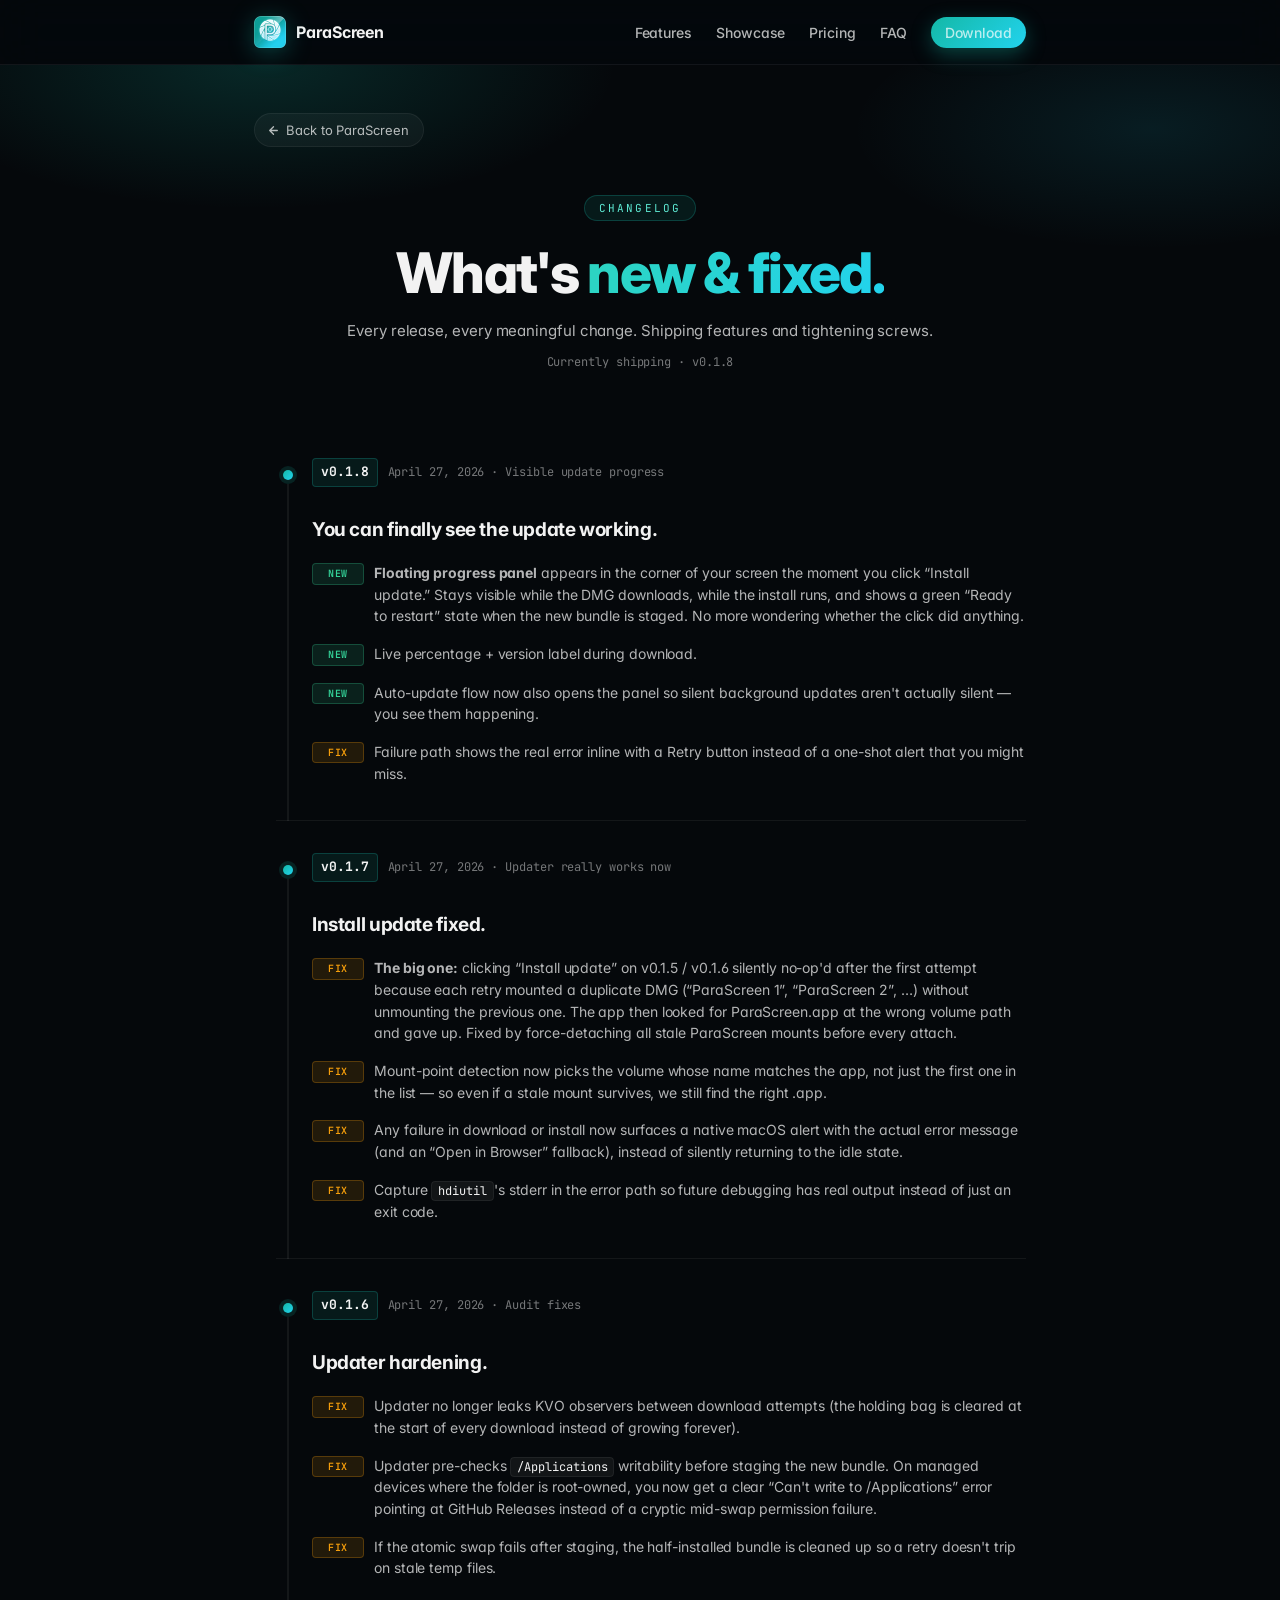
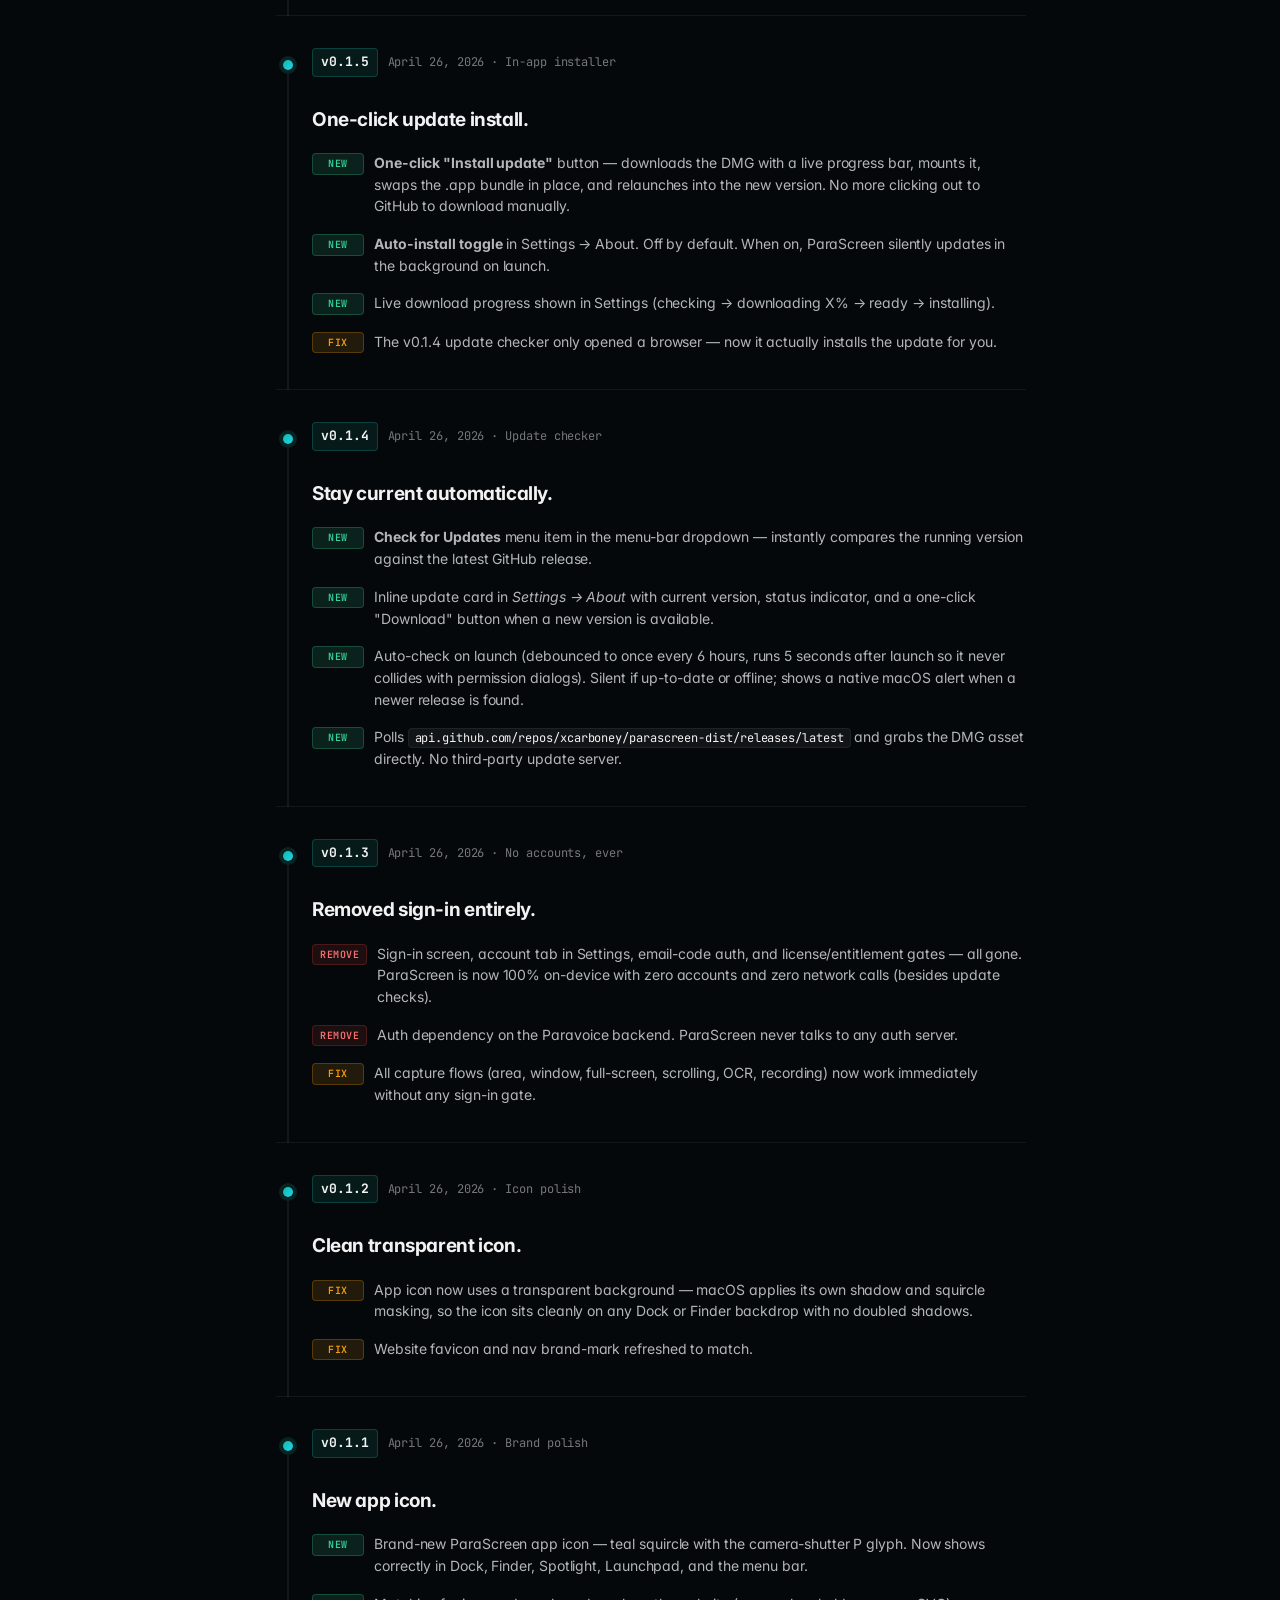
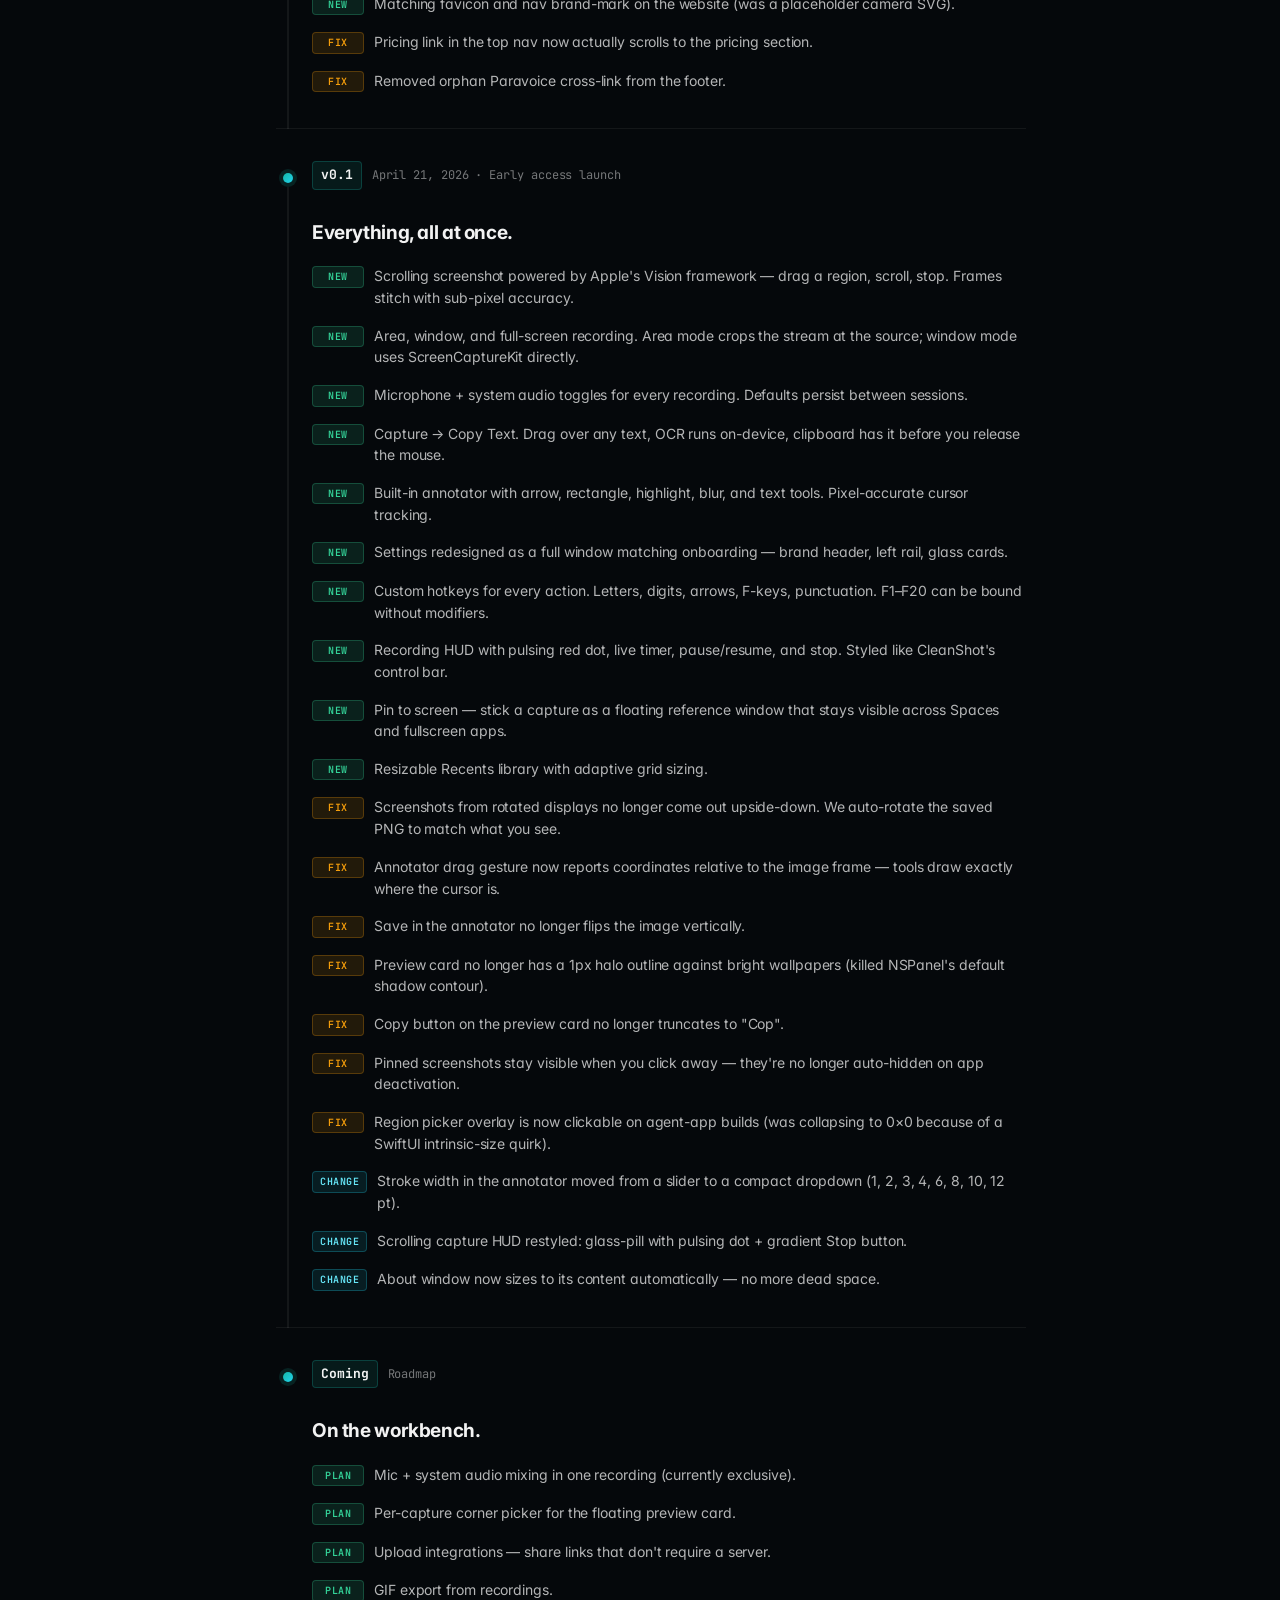
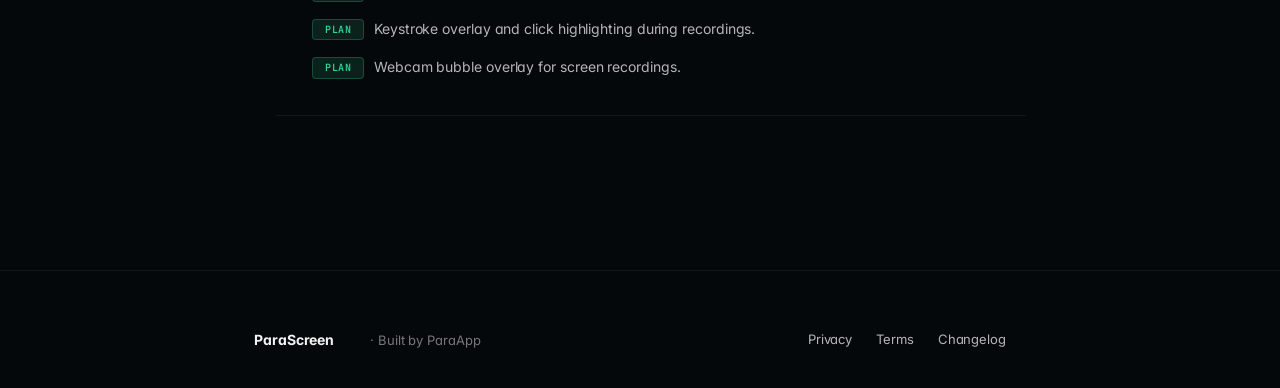
<file: changelog.html>
<!DOCTYPE html>
<html lang="en">
<head>
  <meta charset="UTF-8" />
  <meta name="viewport" content="width=device-width, initial-scale=1.0" />
  <title>Changelog — ParaScreen</title>
  <meta name="description" content="Every release of ParaScreen, and what changed. Organized by version, dated.">
  <meta name="theme-color" content="#05080B" />
  <meta name="color-scheme" content="dark" />
  <link rel="canonical" href="https://parascreen.app/changelog.html" />
  <link rel="icon" type="image/png" sizes="32x32" href="favicon-32.png" />
  <link rel="icon" type="image/png" sizes="16x16" href="favicon-16.png" />
  <link rel="shortcut icon" type="image/png" href="favicon.png" />
  <link rel="apple-touch-icon" sizes="180x180" href="apple-touch-icon.png" />

  <link rel="preconnect" href="https://fonts.googleapis.com">
  <link rel="preconnect" href="https://fonts.gstatic.com" crossorigin>
  <link href="https://fonts.googleapis.com/css2?family=Inter:wght@300;400;500;600;700;800&family=JetBrains+Mono:wght@400;500;600&display=swap" rel="stylesheet">
  <link rel="stylesheet" href="shared/tokens.css">
  <link rel="stylesheet" href="shared/base.css">
  <link rel="stylesheet" href="shared/motion.css">
  <link rel="stylesheet" href="_shared/legal.css">
</head>
<body>

<nav class="top">
  <div class="container">
    <div class="row">
      <a class="brand" href="">
        <div class="brand-mark">
          <img src="brand-mark-64.png" alt="ParaScreen" width="32" height="32" />
        </div>
        <span>ParaScreen</span>
      </a>
      <div class="links">
        <a href="index.html#features">Features</a>
        <a href="index.html#showcase">Showcase</a>
        <a href="index.html#pricing">Pricing</a>
        <a href="index.html#faq">FAQ</a>
        <a class="cta" href="index.html#download">Download</a>
      </div>
    </div>
  </div>
</nav>

<section class="legal-page">
  <div class="container">
    <a class="back-link" href="">
      <svg viewBox="0 0 24 24" fill="none" stroke="currentColor" stroke-width="2.4" stroke-linecap="round" stroke-linejoin="round"><path d="M19 12H5M12 19l-7-7 7-7"/></svg>
      Back to ParaScreen
    </a>

    <div class="legal-header">
      <span class="eyebrow">Changelog</span>
      <h1>What's <span class="grad">new &amp; fixed.</span></h1>
      <p class="sub">Every release, every meaningful change. Shipping features and tightening screws.</p>
      <div class="meta">Currently shipping · v0.1.8</div>
    </div>

    <div class="legal-body" style="padding-top: 24px;">
      <ul class="changelog-list">

        <!-- v0.1.8 — visible update progress -->
        <li class="changelog-entry">
          <div class="version">
            <span class="v">v0.1.8</span>
            <span class="date">April 27, 2026 · Visible update progress</span>
          </div>
          <h2>You can finally see the update working.</h2>
          <ul>
            <li><span class="tag new">New</span><span><strong>Floating progress panel</strong> appears in the corner of your screen the moment you click “Install update.” Stays visible while the DMG downloads, while the install runs, and shows a green “Ready to restart” state when the new bundle is staged. No more wondering whether the click did anything.</span></li>
            <li><span class="tag new">New</span><span>Live percentage + version label during download.</span></li>
            <li><span class="tag new">New</span><span>Auto-update flow now also opens the panel so silent background updates aren't actually silent — you see them happening.</span></li>
            <li><span class="tag fix">Fix</span><span>Failure path shows the real error inline with a Retry button instead of a one-shot alert that you might miss.</span></li>
          </ul>
        </li>

        <!-- v0.1.7 — updater really works now -->
        <li class="changelog-entry">
          <div class="version">
            <span class="v">v0.1.7</span>
            <span class="date">April 27, 2026 · Updater really works now</span>
          </div>
          <h2>Install update fixed.</h2>
          <ul>
            <li><span class="tag fix">Fix</span><span><strong>The big one:</strong> clicking “Install update” on v0.1.5 / v0.1.6 silently no-op'd after the first attempt because each retry mounted a duplicate DMG (“ParaScreen 1”, “ParaScreen 2”, …) without unmounting the previous one. The app then looked for ParaScreen.app at the wrong volume path and gave up. Fixed by force-detaching all stale ParaScreen mounts before every attach.</span></li>
            <li><span class="tag fix">Fix</span><span>Mount-point detection now picks the volume whose name matches the app, not just the first one in the list — so even if a stale mount survives, we still find the right .app.</span></li>
            <li><span class="tag fix">Fix</span><span>Any failure in download or install now surfaces a native macOS alert with the actual error message (and an “Open in Browser” fallback), instead of silently returning to the idle state.</span></li>
            <li><span class="tag fix">Fix</span><span>Capture <code>hdiutil</code>'s stderr in the error path so future debugging has real output instead of just an exit code.</span></li>
          </ul>
        </li>

        <!-- v0.1.6 — audit fixes -->
        <li class="changelog-entry">
          <div class="version">
            <span class="v">v0.1.6</span>
            <span class="date">April 27, 2026 · Audit fixes</span>
          </div>
          <h2>Updater hardening.</h2>
          <ul>
            <li><span class="tag fix">Fix</span><span>Updater no longer leaks KVO observers between download attempts (the holding bag is cleared at the start of every download instead of growing forever).</span></li>
            <li><span class="tag fix">Fix</span><span>Updater pre-checks <code>/Applications</code> writability before staging the new bundle. On managed devices where the folder is root-owned, you now get a clear “Can't write to /Applications” error pointing at GitHub Releases instead of a cryptic mid-swap permission failure.</span></li>
            <li><span class="tag fix">Fix</span><span>If the atomic swap fails after staging, the half-installed bundle is cleaned up so a retry doesn't trip on stale temp files.</span></li>
          </ul>
        </li>

        <!-- v0.1.5 — real updater -->
        <li class="changelog-entry">
          <div class="version">
            <span class="v">v0.1.5</span>
            <span class="date">April 26, 2026 · In-app installer</span>
          </div>
          <h2>One-click update install.</h2>
          <ul>
            <li><span class="tag new">New</span><span><strong>One-click "Install update"</strong> button — downloads the DMG with a live progress bar, mounts it, swaps the .app bundle in place, and relaunches into the new version. No more clicking out to GitHub to download manually.</span></li>
            <li><span class="tag new">New</span><span><strong>Auto-install toggle</strong> in Settings → About. Off by default. When on, ParaScreen silently updates in the background on launch.</span></li>
            <li><span class="tag new">New</span><span>Live download progress shown in Settings (checking → downloading X% → ready → installing).</span></li>
            <li><span class="tag fix">Fix</span><span>The v0.1.4 update checker only opened a browser — now it actually installs the update for you.</span></li>
          </ul>
        </li>

        <!-- v0.1.4 — update checker -->
        <li class="changelog-entry">
          <div class="version">
            <span class="v">v0.1.4</span>
            <span class="date">April 26, 2026 · Update checker</span>
          </div>
          <h2>Stay current automatically.</h2>
          <ul>
            <li><span class="tag new">New</span><span><strong>Check for Updates</strong> menu item in the menu-bar dropdown — instantly compares the running version against the latest GitHub release.</span></li>
            <li><span class="tag new">New</span><span>Inline update card in <em>Settings → About</em> with current version, status indicator, and a one-click "Download" button when a new version is available.</span></li>
            <li><span class="tag new">New</span><span>Auto-check on launch (debounced to once every 6 hours, runs 5 seconds after launch so it never collides with permission dialogs). Silent if up-to-date or offline; shows a native macOS alert when a newer release is found.</span></li>
            <li><span class="tag new">New</span><span>Polls <code>api.github.com/repos/xcarboney/parascreen-dist/releases/latest</code> and grabs the DMG asset directly. No third-party update server.</span></li>
          </ul>
        </li>

        <!-- v0.1.3 — no accounts -->
        <li class="changelog-entry">
          <div class="version">
            <span class="v">v0.1.3</span>
            <span class="date">April 26, 2026 · No accounts, ever</span>
          </div>
          <h2>Removed sign-in entirely.</h2>
          <ul>
            <li><span class="tag remove">Remove</span><span>Sign-in screen, account tab in Settings, email-code auth, and license/entitlement gates — all gone. ParaScreen is now 100% on-device with zero accounts and zero network calls (besides update checks).</span></li>
            <li><span class="tag remove">Remove</span><span>Auth dependency on the Paravoice backend. ParaScreen never talks to any auth server.</span></li>
            <li><span class="tag fix">Fix</span><span>All capture flows (area, window, full-screen, scrolling, OCR, recording) now work immediately without any sign-in gate.</span></li>
          </ul>
        </li>

        <!-- v0.1.2 — transparent icon -->
        <li class="changelog-entry">
          <div class="version">
            <span class="v">v0.1.2</span>
            <span class="date">April 26, 2026 · Icon polish</span>
          </div>
          <h2>Clean transparent icon.</h2>
          <ul>
            <li><span class="tag fix">Fix</span><span>App icon now uses a transparent background — macOS applies its own shadow and squircle masking, so the icon sits cleanly on any Dock or Finder backdrop with no doubled shadows.</span></li>
            <li><span class="tag fix">Fix</span><span>Website favicon and nav brand-mark refreshed to match.</span></li>
          </ul>
        </li>

        <!-- v0.1.1 — brand polish -->
        <li class="changelog-entry">
          <div class="version">
            <span class="v">v0.1.1</span>
            <span class="date">April 26, 2026 · Brand polish</span>
          </div>
          <h2>New app icon.</h2>
          <ul>
            <li><span class="tag new">New</span><span>Brand-new ParaScreen app icon — teal squircle with the camera-shutter P glyph. Now shows correctly in Dock, Finder, Spotlight, Launchpad, and the menu bar.</span></li>
            <li><span class="tag new">New</span><span>Matching favicon and nav brand-mark on the website (was a placeholder camera SVG).</span></li>
            <li><span class="tag fix">Fix</span><span>Pricing link in the top nav now actually scrolls to the pricing section.</span></li>
            <li><span class="tag fix">Fix</span><span>Removed orphan Paravoice cross-link from the footer.</span></li>
          </ul>
        </li>

        <!-- v0.1 — tonight's marathon -->
        <li class="changelog-entry">
          <div class="version">
            <span class="v">v0.1</span>
            <span class="date">April 21, 2026 · Early access launch</span>
          </div>
          <h2>Everything, all at once.</h2>
          <ul>
            <li><span class="tag new">New</span><span>Scrolling screenshot powered by Apple's Vision framework — drag a region, scroll, stop. Frames stitch with sub-pixel accuracy.</span></li>
            <li><span class="tag new">New</span><span>Area, window, and full-screen recording. Area mode crops the stream at the source; window mode uses ScreenCaptureKit directly.</span></li>
            <li><span class="tag new">New</span><span>Microphone + system audio toggles for every recording. Defaults persist between sessions.</span></li>
            <li><span class="tag new">New</span><span>Capture → Copy Text. Drag over any text, OCR runs on-device, clipboard has it before you release the mouse.</span></li>
            <li><span class="tag new">New</span><span>Built-in annotator with arrow, rectangle, highlight, blur, and text tools. Pixel-accurate cursor tracking.</span></li>
            <li><span class="tag new">New</span><span>Settings redesigned as a full window matching onboarding — brand header, left rail, glass cards.</span></li>
            <li><span class="tag new">New</span><span>Custom hotkeys for every action. Letters, digits, arrows, F-keys, punctuation. F1–F20 can be bound without modifiers.</span></li>
            <li><span class="tag new">New</span><span>Recording HUD with pulsing red dot, live timer, pause/resume, and stop. Styled like CleanShot's control bar.</span></li>
            <li><span class="tag new">New</span><span>Pin to screen — stick a capture as a floating reference window that stays visible across Spaces and fullscreen apps.</span></li>
            <li><span class="tag new">New</span><span>Resizable Recents library with adaptive grid sizing.</span></li>
            <li><span class="tag fix">Fix</span><span>Screenshots from rotated displays no longer come out upside-down. We auto-rotate the saved PNG to match what you see.</span></li>
            <li><span class="tag fix">Fix</span><span>Annotator drag gesture now reports coordinates relative to the image frame — tools draw exactly where the cursor is.</span></li>
            <li><span class="tag fix">Fix</span><span>Save in the annotator no longer flips the image vertically.</span></li>
            <li><span class="tag fix">Fix</span><span>Preview card no longer has a 1px halo outline against bright wallpapers (killed NSPanel's default shadow contour).</span></li>
            <li><span class="tag fix">Fix</span><span>Copy button on the preview card no longer truncates to "Cop".</span></li>
            <li><span class="tag fix">Fix</span><span>Pinned screenshots stay visible when you click away — they're no longer auto-hidden on app deactivation.</span></li>
            <li><span class="tag fix">Fix</span><span>Region picker overlay is now clickable on agent-app builds (was collapsing to 0×0 because of a SwiftUI intrinsic-size quirk).</span></li>
            <li><span class="tag change">Change</span><span>Stroke width in the annotator moved from a slider to a compact dropdown (1, 2, 3, 4, 6, 8, 10, 12 pt).</span></li>
            <li><span class="tag change">Change</span><span>Scrolling capture HUD restyled: glass-pill with pulsing dot + gradient Stop button.</span></li>
            <li><span class="tag change">Change</span><span>About window now sizes to its content automatically — no more dead space.</span></li>
          </ul>
        </li>

        <!-- Seed entry for the roadmap -->
        <li class="changelog-entry">
          <div class="version">
            <span class="v">Coming</span>
            <span class="date">Roadmap</span>
          </div>
          <h2>On the workbench.</h2>
          <ul>
            <li><span class="tag new">Plan</span><span>Mic + system audio mixing in one recording (currently exclusive).</span></li>
            <li><span class="tag new">Plan</span><span>Per-capture corner picker for the floating preview card.</span></li>
            <li><span class="tag new">Plan</span><span>Upload integrations — share links that don't require a server.</span></li>
            <li><span class="tag new">Plan</span><span>GIF export from recordings.</span></li>
            <li><span class="tag new">Plan</span><span>Keystroke overlay and click highlighting during recordings.</span></li>
            <li><span class="tag new">Plan</span><span>Webcam bubble overlay for screen recordings.</span></li>
          </ul>
        </li>

      </ul>
    </div>
  </div>
</section>

<footer>
  <div class="container row">
    <div>
      <a class="brand" href="" style="font-size:14px; color: var(--text-hi); text-decoration:none; font-weight:700;">ParaScreen</a>
      <span style="margin-left:12px;">· Built by ParaApp</span>
    </div>
    <div>
      <a href="privacy.html">Privacy</a>
      <a href="terms.html">Terms</a>
      <a href="changelog.html">Changelog</a>

    </div>
  </div>
</footer>

</body>
</html>
</file>
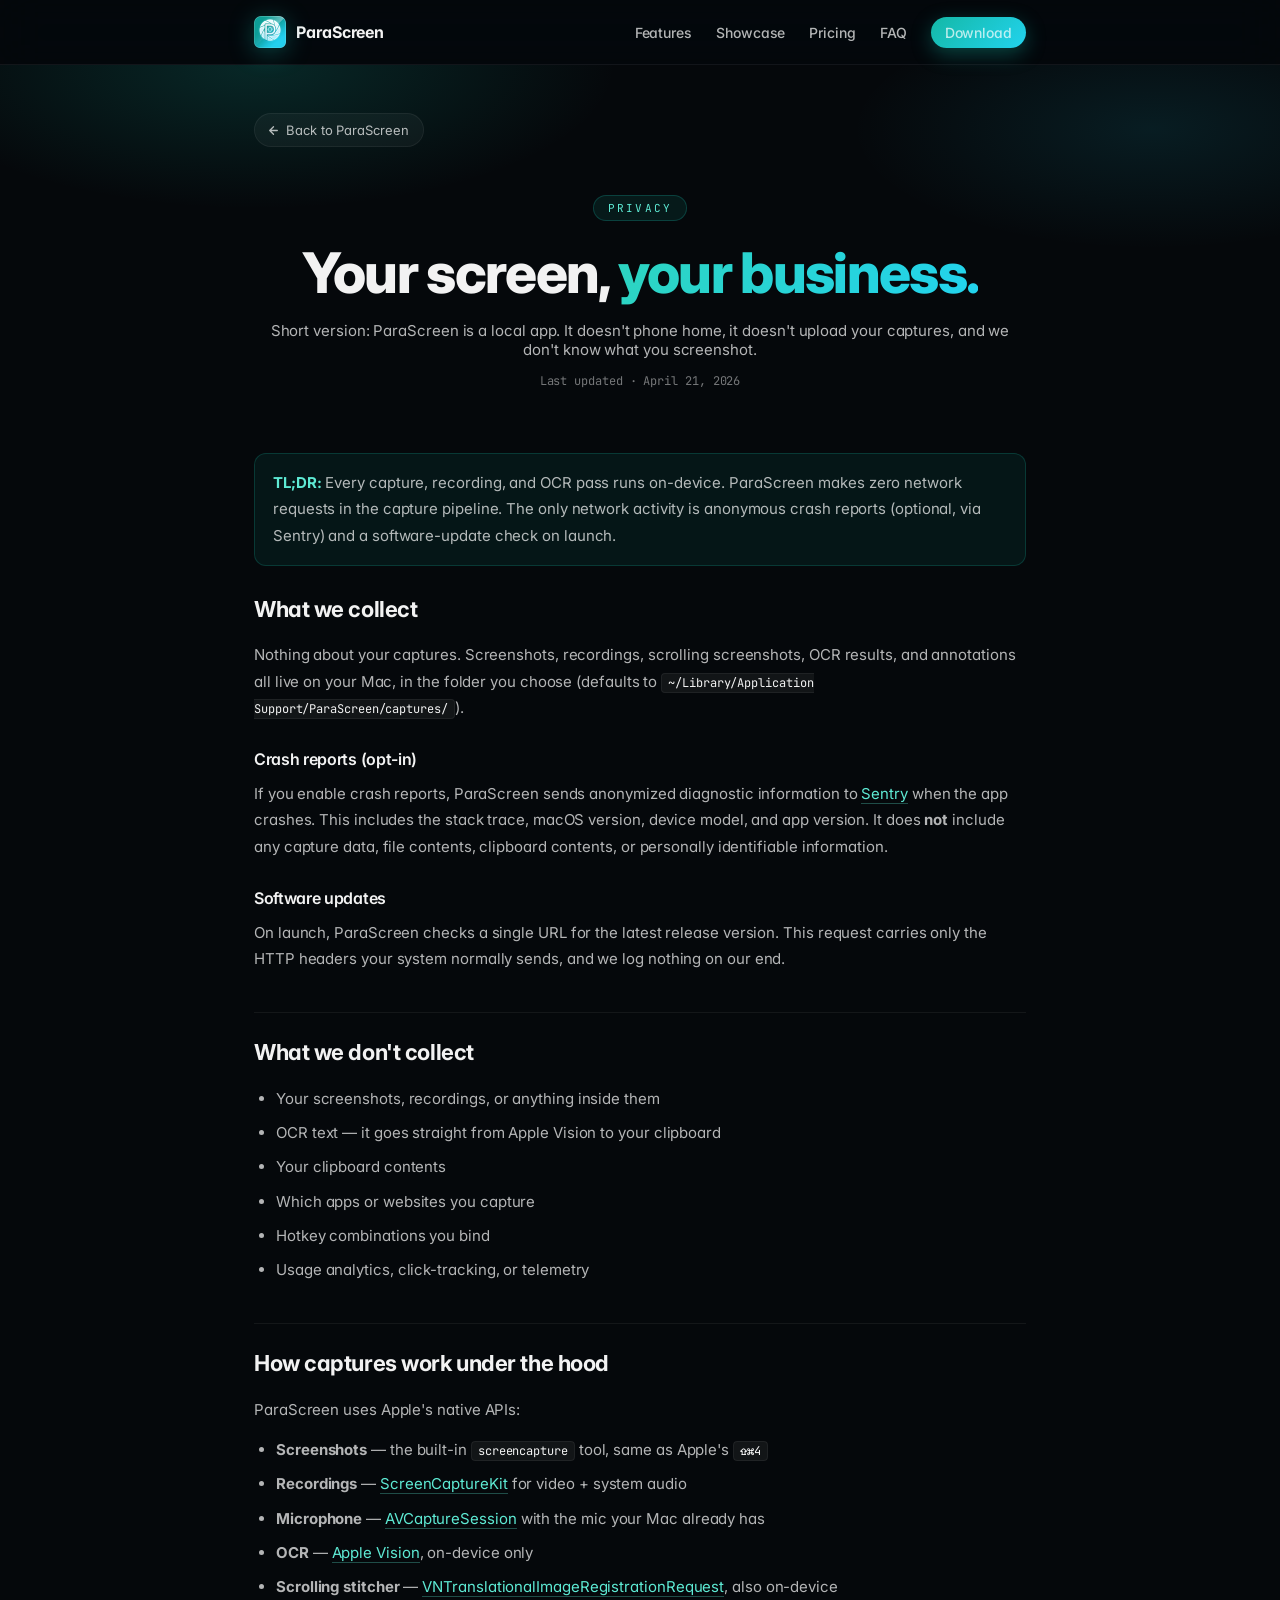
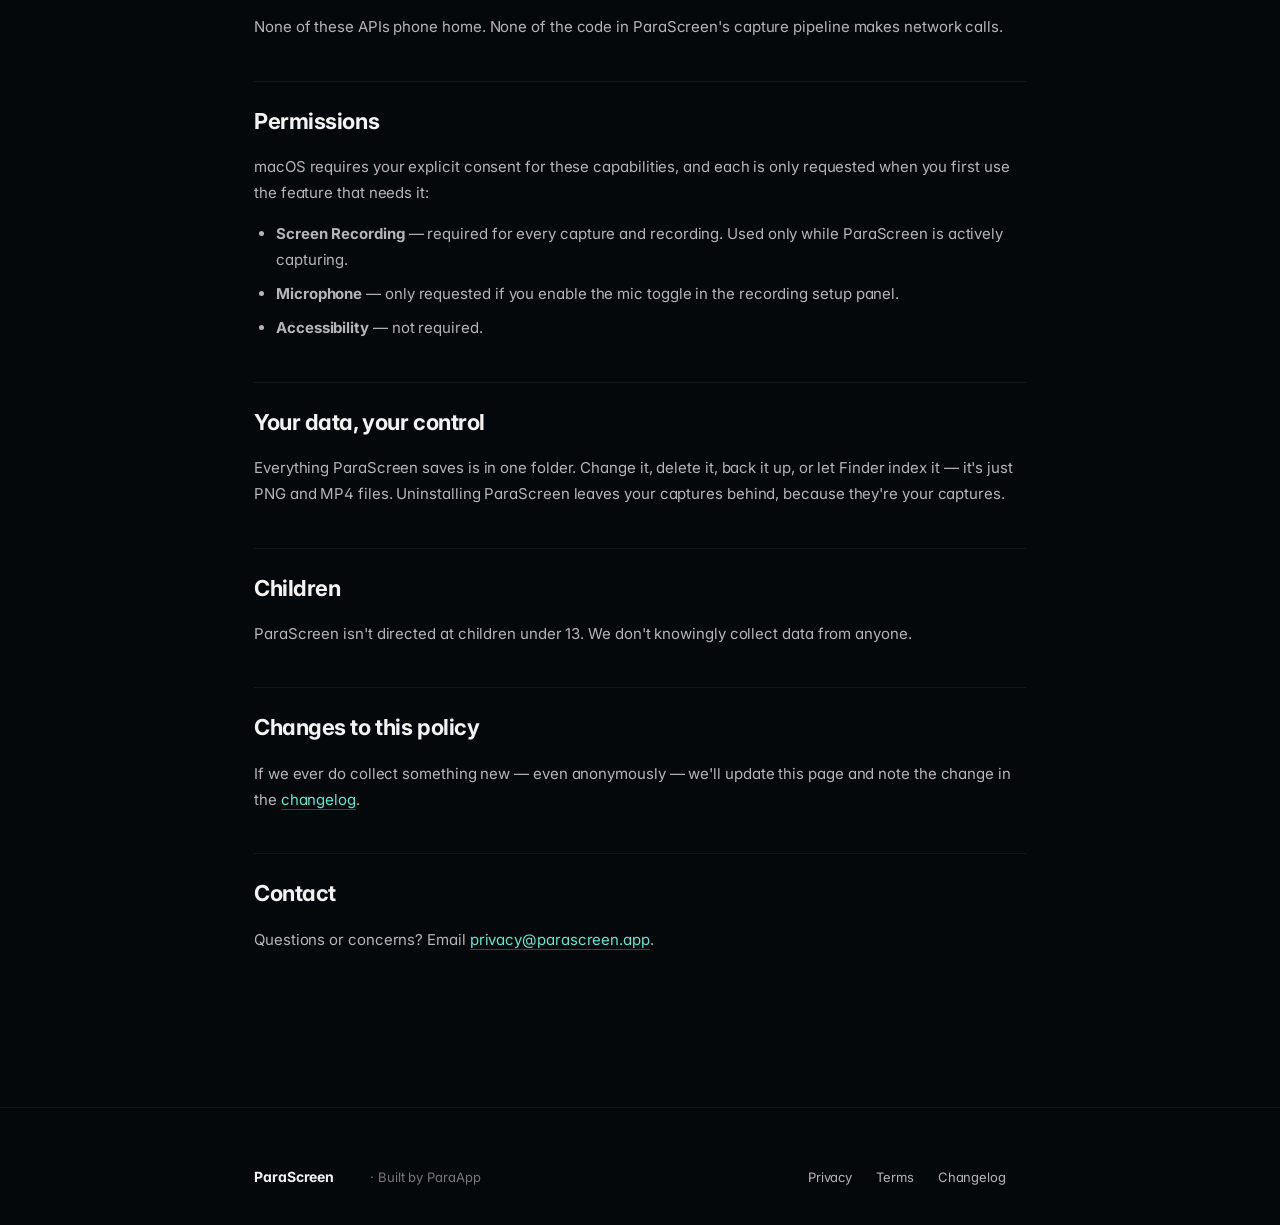
<file: privacy.html>
<!DOCTYPE html>
<html lang="en">
<head>
  <meta charset="UTF-8" />
  <meta name="viewport" content="width=device-width, initial-scale=1.0" />
  <title>Privacy Policy — ParaScreen</title>
  <meta name="description" content="How ParaScreen handles your screenshots, recordings, and data. Short answer: everything stays on your Mac.">
  <meta name="theme-color" content="#05080B" />
  <meta name="color-scheme" content="dark" />
  <link rel="canonical" href="https://parascreen.app/privacy.html" />
  <link rel="icon" type="image/png" sizes="32x32" href="favicon-32.png" />
  <link rel="icon" type="image/png" sizes="16x16" href="favicon-16.png" />
  <link rel="shortcut icon" type="image/png" href="favicon.png" />
  <link rel="apple-touch-icon" sizes="180x180" href="apple-touch-icon.png" />

  <link rel="preconnect" href="https://fonts.googleapis.com">
  <link rel="preconnect" href="https://fonts.gstatic.com" crossorigin>
  <link href="https://fonts.googleapis.com/css2?family=Inter:wght@300;400;500;600;700;800&family=JetBrains+Mono:wght@400;500;600&display=swap" rel="stylesheet">
  <link rel="stylesheet" href="shared/tokens.css">
  <link rel="stylesheet" href="shared/base.css">
  <link rel="stylesheet" href="shared/motion.css">
  <link rel="stylesheet" href="_shared/legal.css">
</head>
<body>

<nav class="top">
  <div class="container">
    <div class="row">
      <a class="brand" href="">
        <div class="brand-mark">
          <img src="brand-mark-64.png" alt="ParaScreen" width="32" height="32" />
        </div>
        <span>ParaScreen</span>
      </a>
      <div class="links">
        <a href="index.html#features">Features</a>
        <a href="index.html#showcase">Showcase</a>
        <a href="index.html#pricing">Pricing</a>
        <a href="index.html#faq">FAQ</a>
        <a class="cta" href="index.html#download">Download</a>
      </div>
    </div>
  </div>
</nav>

<section class="legal-page">
  <div class="container">
    <a class="back-link" href="">
      <svg viewBox="0 0 24 24" fill="none" stroke="currentColor" stroke-width="2.4" stroke-linecap="round" stroke-linejoin="round"><path d="M19 12H5M12 19l-7-7 7-7"/></svg>
      Back to ParaScreen
    </a>

    <div class="legal-header">
      <span class="eyebrow">Privacy</span>
      <h1>Your screen, <span class="grad">your business.</span></h1>
      <p class="sub">Short version: ParaScreen is a local app. It doesn't phone home, it doesn't upload your captures, and we don't know what you screenshot.</p>
      <div class="meta">Last updated · April 21, 2026</div>
    </div>

    <div class="legal-body">

      <div class="callout">
        <strong>TL;DR:</strong> Every capture, recording, and OCR pass runs on-device. ParaScreen makes zero network requests in the capture pipeline. The only network activity is anonymous crash reports (optional, via Sentry) and a software-update check on launch.
      </div>

      <h2>What we collect</h2>
      <p>Nothing about your captures. Screenshots, recordings, scrolling screenshots, OCR results, and annotations all live on your Mac, in the folder you choose (defaults to <code>~/Library/Application Support/ParaScreen/captures/</code>).</p>

      <h3>Crash reports (opt-in)</h3>
      <p>If you enable crash reports, ParaScreen sends anonymized diagnostic information to <a href="https://sentry.io">Sentry</a> when the app crashes. This includes the stack trace, macOS version, device model, and app version. It does <strong>not</strong> include any capture data, file contents, clipboard contents, or personally identifiable information.</p>

      <h3>Software updates</h3>
      <p>On launch, ParaScreen checks a single URL for the latest release version. This request carries only the HTTP headers your system normally sends, and we log nothing on our end.</p>

      <h2>What we don't collect</h2>
      <ul>
        <li>Your screenshots, recordings, or anything inside them</li>
        <li>OCR text — it goes straight from Apple Vision to your clipboard</li>
        <li>Your clipboard contents</li>
        <li>Which apps or websites you capture</li>
        <li>Hotkey combinations you bind</li>
        <li>Usage analytics, click-tracking, or telemetry</li>
      </ul>

      <h2>How captures work under the hood</h2>
      <p>ParaScreen uses Apple's native APIs:</p>
      <ul>
        <li><strong>Screenshots</strong> — the built-in <code>screencapture</code> tool, same as Apple's <kbd>⇧⌘4</kbd></li>
        <li><strong>Recordings</strong> — <a href="https://developer.apple.com/documentation/screencapturekit/">ScreenCaptureKit</a> for video + system audio</li>
        <li><strong>Microphone</strong> — <a href="https://developer.apple.com/documentation/avfoundation/avcapturesession">AVCaptureSession</a> with the mic your Mac already has</li>
        <li><strong>OCR</strong> — <a href="https://developer.apple.com/documentation/vision/recognizing-text-in-images">Apple Vision</a>, on-device only</li>
        <li><strong>Scrolling stitcher</strong> — <a href="https://developer.apple.com/documentation/vision/vntranslationalimageregistrationrequest">VNTranslationalImageRegistrationRequest</a>, also on-device</li>
      </ul>
      <p>None of these APIs phone home. None of the code in ParaScreen's capture pipeline makes network calls.</p>

      <h2>Permissions</h2>
      <p>macOS requires your explicit consent for these capabilities, and each is only requested when you first use the feature that needs it:</p>
      <ul>
        <li><strong>Screen Recording</strong> — required for every capture and recording. Used only while ParaScreen is actively capturing.</li>
        <li><strong>Microphone</strong> — only requested if you enable the mic toggle in the recording setup panel.</li>
        <li><strong>Accessibility</strong> — not required.</li>
      </ul>

      <h2>Your data, your control</h2>
      <p>Everything ParaScreen saves is in one folder. Change it, delete it, back it up, or let Finder index it — it's just PNG and MP4 files. Uninstalling ParaScreen leaves your captures behind, because they're your captures.</p>

      <h2>Children</h2>
      <p>ParaScreen isn't directed at children under 13. We don't knowingly collect data from anyone.</p>

      <h2>Changes to this policy</h2>
      <p>If we ever do collect something new — even anonymously — we'll update this page and note the change in the <a href="changelog.html">changelog</a>.</p>

      <h2>Contact</h2>
      <p>Questions or concerns? Email <a href="mailto:privacy@parascreen.app">privacy@parascreen.app</a>.</p>

    </div>
  </div>
</section>

<footer>
  <div class="container row">
    <div>
      <a class="brand" href="" style="font-size:14px; color: var(--text-hi); text-decoration:none; font-weight:700;">ParaScreen</a>
      <span style="margin-left:12px;">· Built by ParaApp</span>
    </div>
    <div>
      <a href="privacy.html">Privacy</a>
      <a href="terms.html">Terms</a>
      <a href="changelog.html">Changelog</a>

    </div>
  </div>
</footer>

</body>
</html>
</file>
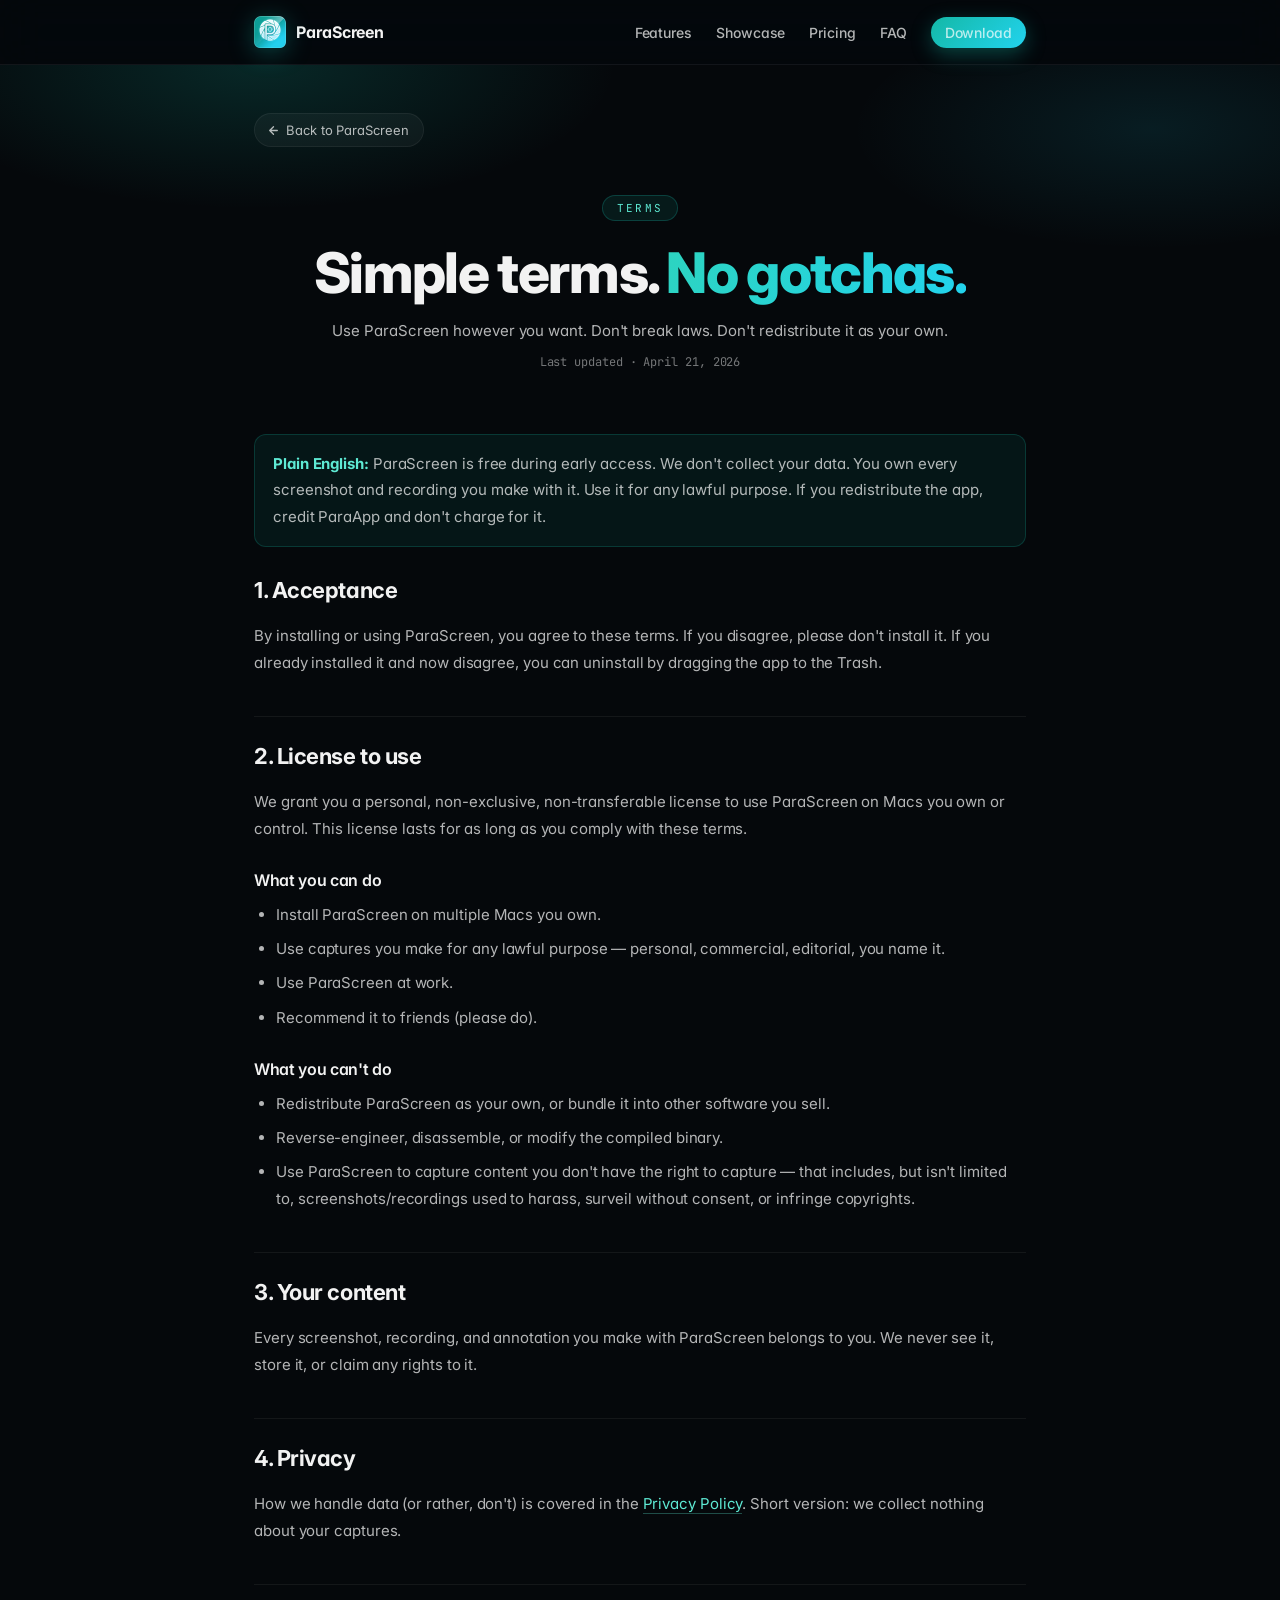
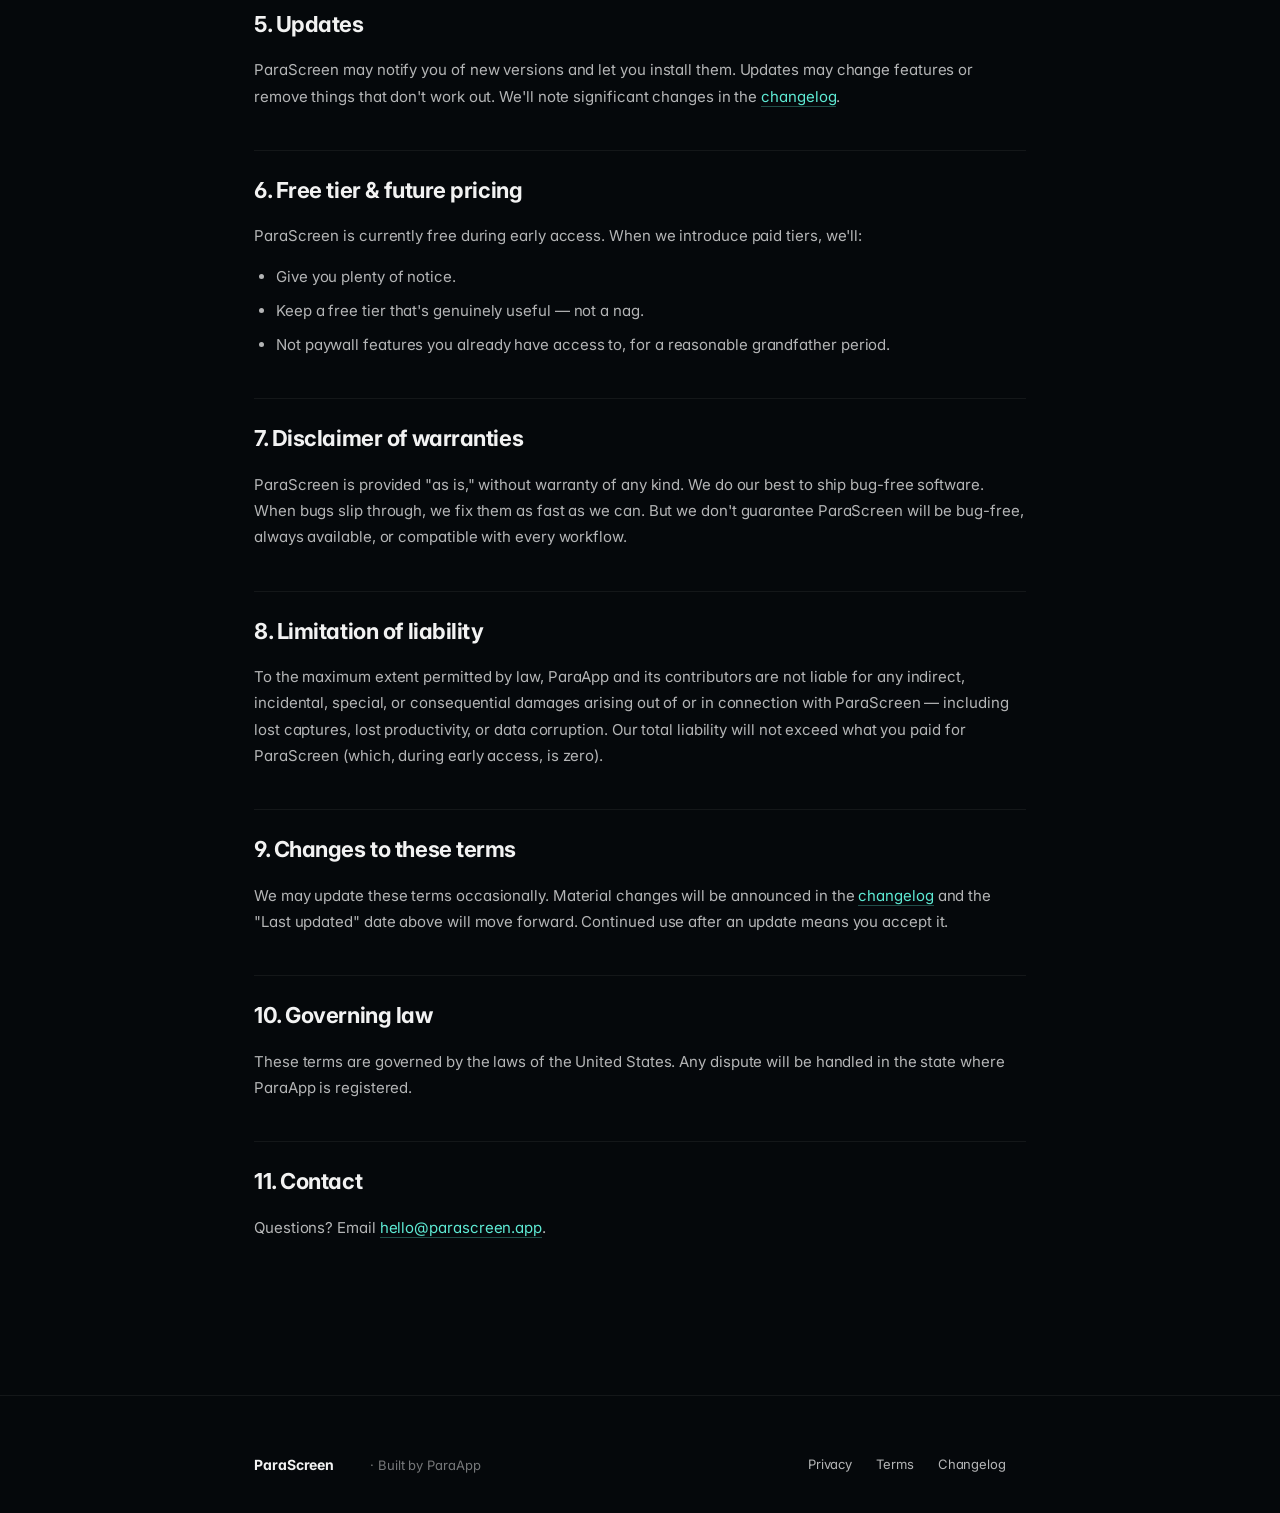
<file: terms.html>
<!DOCTYPE html>
<html lang="en">
<head>
  <meta charset="UTF-8" />
  <meta name="viewport" content="width=device-width, initial-scale=1.0" />
  <title>Terms of Use — ParaScreen</title>
  <meta name="description" content="Terms for using ParaScreen. Plain English, no gotchas.">
  <meta name="theme-color" content="#05080B" />
  <meta name="color-scheme" content="dark" />
  <link rel="canonical" href="https://parascreen.app/terms.html" />
  <link rel="icon" type="image/png" sizes="32x32" href="favicon-32.png" />
  <link rel="icon" type="image/png" sizes="16x16" href="favicon-16.png" />
  <link rel="shortcut icon" type="image/png" href="favicon.png" />
  <link rel="apple-touch-icon" sizes="180x180" href="apple-touch-icon.png" />

  <link rel="preconnect" href="https://fonts.googleapis.com">
  <link rel="preconnect" href="https://fonts.gstatic.com" crossorigin>
  <link href="https://fonts.googleapis.com/css2?family=Inter:wght@300;400;500;600;700;800&family=JetBrains+Mono:wght@400;500;600&display=swap" rel="stylesheet">
  <link rel="stylesheet" href="shared/tokens.css">
  <link rel="stylesheet" href="shared/base.css">
  <link rel="stylesheet" href="shared/motion.css">
  <link rel="stylesheet" href="_shared/legal.css">
</head>
<body>

<nav class="top">
  <div class="container">
    <div class="row">
      <a class="brand" href="">
        <div class="brand-mark">
          <img src="brand-mark-64.png" alt="ParaScreen" width="32" height="32" />
        </div>
        <span>ParaScreen</span>
      </a>
      <div class="links">
        <a href="index.html#features">Features</a>
        <a href="index.html#showcase">Showcase</a>
        <a href="index.html#pricing">Pricing</a>
        <a href="index.html#faq">FAQ</a>
        <a class="cta" href="index.html#download">Download</a>
      </div>
    </div>
  </div>
</nav>

<section class="legal-page">
  <div class="container">
    <a class="back-link" href="">
      <svg viewBox="0 0 24 24" fill="none" stroke="currentColor" stroke-width="2.4" stroke-linecap="round" stroke-linejoin="round"><path d="M19 12H5M12 19l-7-7 7-7"/></svg>
      Back to ParaScreen
    </a>

    <div class="legal-header">
      <span class="eyebrow">Terms</span>
      <h1>Simple terms. <span class="grad">No gotchas.</span></h1>
      <p class="sub">Use ParaScreen however you want. Don't break laws. Don't redistribute it as your own.</p>
      <div class="meta">Last updated · April 21, 2026</div>
    </div>

    <div class="legal-body">

      <div class="callout">
        <strong>Plain English:</strong> ParaScreen is free during early access. We don't collect your data. You own every screenshot and recording you make with it. Use it for any lawful purpose. If you redistribute the app, credit ParaApp and don't charge for it.
      </div>

      <h2>1. Acceptance</h2>
      <p>By installing or using ParaScreen, you agree to these terms. If you disagree, please don't install it. If you already installed it and now disagree, you can uninstall by dragging the app to the Trash.</p>

      <h2>2. License to use</h2>
      <p>We grant you a personal, non-exclusive, non-transferable license to use ParaScreen on Macs you own or control. This license lasts for as long as you comply with these terms.</p>

      <h3>What you can do</h3>
      <ul>
        <li>Install ParaScreen on multiple Macs you own.</li>
        <li>Use captures you make for any lawful purpose — personal, commercial, editorial, you name it.</li>
        <li>Use ParaScreen at work.</li>
        <li>Recommend it to friends (please do).</li>
      </ul>

      <h3>What you can't do</h3>
      <ul>
        <li>Redistribute ParaScreen as your own, or bundle it into other software you sell.</li>
        <li>Reverse-engineer, disassemble, or modify the compiled binary.</li>
        <li>Use ParaScreen to capture content you don't have the right to capture — that includes, but isn't limited to, screenshots/recordings used to harass, surveil without consent, or infringe copyrights.</li>
      </ul>

      <h2>3. Your content</h2>
      <p>Every screenshot, recording, and annotation you make with ParaScreen belongs to you. We never see it, store it, or claim any rights to it.</p>

      <h2>4. Privacy</h2>
      <p>How we handle data (or rather, don't) is covered in the <a href="privacy.html">Privacy Policy</a>. Short version: we collect nothing about your captures.</p>

      <h2>5. Updates</h2>
      <p>ParaScreen may notify you of new versions and let you install them. Updates may change features or remove things that don't work out. We'll note significant changes in the <a href="changelog.html">changelog</a>.</p>

      <h2>6. Free tier &amp; future pricing</h2>
      <p>ParaScreen is currently free during early access. When we introduce paid tiers, we'll:</p>
      <ul>
        <li>Give you plenty of notice.</li>
        <li>Keep a free tier that's genuinely useful — not a nag.</li>
        <li>Not paywall features you already have access to, for a reasonable grandfather period.</li>
      </ul>

      <h2>7. Disclaimer of warranties</h2>
      <p>ParaScreen is provided "as is," without warranty of any kind. We do our best to ship bug-free software. When bugs slip through, we fix them as fast as we can. But we don't guarantee ParaScreen will be bug-free, always available, or compatible with every workflow.</p>

      <h2>8. Limitation of liability</h2>
      <p>To the maximum extent permitted by law, ParaApp and its contributors are not liable for any indirect, incidental, special, or consequential damages arising out of or in connection with ParaScreen — including lost captures, lost productivity, or data corruption. Our total liability will not exceed what you paid for ParaScreen (which, during early access, is zero).</p>

      <h2>9. Changes to these terms</h2>
      <p>We may update these terms occasionally. Material changes will be announced in the <a href="changelog.html">changelog</a> and the "Last updated" date above will move forward. Continued use after an update means you accept it.</p>

      <h2>10. Governing law</h2>
      <p>These terms are governed by the laws of the United States. Any dispute will be handled in the state where ParaApp is registered.</p>

      <h2>11. Contact</h2>
      <p>Questions? Email <a href="mailto:hello@parascreen.app">hello@parascreen.app</a>.</p>

    </div>
  </div>
</section>

<footer>
  <div class="container row">
    <div>
      <a class="brand" href="" style="font-size:14px; color: var(--text-hi); text-decoration:none; font-weight:700;">ParaScreen</a>
      <span style="margin-left:12px;">· Built by ParaApp</span>
    </div>
    <div>
      <a href="privacy.html">Privacy</a>
      <a href="terms.html">Terms</a>
      <a href="changelog.html">Changelog</a>

    </div>
  </div>
</footer>

</body>
</html>
</file>
<file: shared/tokens.css>
/* ParaScreen design tokens — dark-first (Midnight Teal) */
:root {
  /* Surfaces */
  --bg-0: #05080B;
  --bg-1: #08101A;
  --bg-2: #0E1A26;
  --bg-3: #142635;
  --glass-fill: rgba(255, 255, 255, 0.04);
  --glass-stroke: rgba(255, 255, 255, 0.06);
  --glass-stroke-strong: rgba(255, 255, 255, 0.10);

  /* Brand — teal / cyan — mirrors ParaScreen's app accent */
  --teal-500: #14B8A6;
  --teal-400: #2DD4BF;
  --teal-300: #5EEAD4;
  --cyan-500: #06B6D4;
  --cyan-400: #22D3EE;
  --cyan-300: #67E8F9;
  --brand-gradient: linear-gradient(135deg, #14B8A6 0%, #22D3EE 100%);
  --brand-gradient-soft: linear-gradient(135deg, rgba(20,184,166,0.85) 0%, rgba(34,211,238,0.85) 100%);
  --brand-glow: 0 0 40px rgba(20, 184, 166, 0.45), 0 0 80px rgba(34, 211, 238, 0.25);

  /* State */
  --live-green: #34D399;
  --amber: #F59E0B;
  --red-500: #EF4444;
  --violet-400: #A78BFA;

  /* Text (on dark) */
  --text-hi: rgba(255, 255, 255, 0.95);
  --text-mid: rgba(255, 255, 255, 0.70);
  --text-lo: rgba(255, 255, 255, 0.45);
  --text-disabled: rgba(255, 255, 255, 0.25);

  /* Radii */
  --r-xs: 4px;
  --r-sm: 8px;
  --r-md: 12px;
  --r-lg: 16px;
  --r-xl: 24px;
  --r-pill: 9999px;

  /* Elevation */
  --shadow-sm: 0 1px 2px rgba(0, 0, 0, 0.30);
  --shadow-md: 0 4px 16px rgba(0, 0, 0, 0.40);
  --shadow-lg: 0 16px 48px rgba(0, 0, 0, 0.50);
  --shadow-glow: var(--brand-glow);

  /* Typography */
  --font-heading: "Inter", ui-sans-serif, system-ui, -apple-system, "Segoe UI", Roboto, sans-serif;
  --font-body: "Inter", ui-sans-serif, system-ui, -apple-system, "Segoe UI", Roboto, sans-serif;
  --font-mono: "JetBrains Mono", ui-monospace, SFMono-Regular, Menlo, Consolas, monospace;

  /* Motion */
  --dur-micro: 120ms;
  --dur-fast: 240ms;
  --dur-med: 400ms;
  --dur-slow: 640ms;
  --ease-out: cubic-bezier(0.16, 1, 0.3, 1);
  --ease-in-out: cubic-bezier(0.83, 0, 0.17, 1);
}

/* Light mode (landing page only) */
:root[data-theme="light"] {
  --bg-0: #FAFAF9;
  --bg-1: #FFFFFF;
  --bg-2: #F5F5F4;
  --bg-3: #E7E5E4;
  --glass-fill: rgba(255, 255, 255, 0.70);
  --glass-stroke: rgba(0, 0, 0, 0.06);
  --text-hi: rgba(17, 17, 17, 0.95);
  --text-mid: rgba(17, 17, 17, 0.70);
  --text-lo: rgba(17, 17, 17, 0.45);
}

/* ParaScreen-specific gradient helpers */
.ambient-teal::before {
  content: '';
  position: absolute;
  inset: -20% -10%;
  pointer-events: none;
  background:
    radial-gradient(60% 40% at 15% 0%, rgba(20,184,166,0.22), transparent 60%),
    radial-gradient(50% 40% at 90% 100%, rgba(34,211,238,0.14), transparent 60%);
  z-index: 0;
}

/* Shared motion class — mirrors Paravoice */
.ambient-violet::before {
  content: '';
  position: absolute;
  inset: -20% -10%;
  pointer-events: none;
  background:
    radial-gradient(60% 40% at 15% 0%, rgba(20,184,166,0.22), transparent 60%),
    radial-gradient(50% 40% at 90% 100%, rgba(34,211,238,0.14), transparent 60%);
  z-index: 0;
}
</file>
<file: shared/base.css>
* { box-sizing: border-box; }

html, body {
  margin: 0;
  padding: 0;
  font-family: var(--font-body);
  background: var(--bg-0);
  color: var(--text-hi);
  -webkit-font-smoothing: antialiased;
  font-feature-settings: "cv02", "cv03", "cv04", "cv11";
  letter-spacing: -0.005em;
}

h1, h2, h3, h4, h5, h6 {
  font-family: var(--font-heading);
  letter-spacing: -0.02em;
  margin: 0;
  color: var(--text-hi);
}

button { font-family: inherit; cursor: pointer; }
code, kbd, pre { font-family: var(--font-mono); }

.glass {
  background: var(--glass-fill);
  backdrop-filter: blur(40px) saturate(180%);
  -webkit-backdrop-filter: blur(40px) saturate(180%);
  border: 1px solid var(--glass-stroke);
}
.glass-strong { border-color: var(--glass-stroke-strong); }

.focus-ring:focus-visible {
  outline: 2px solid var(--teal-400);
  outline-offset: 2px;
  border-radius: var(--r-sm);
}

.text-gradient {
  background: var(--brand-gradient);
  -webkit-background-clip: text;
  background-clip: text;
  color: transparent;
}

/* Parent must have position: relative (pseudo-element is absolute-positioned). */
.grain::before {
  content: '';
  position: absolute;
  inset: 0;
  pointer-events: none;
  opacity: 0.04;
  mix-blend-mode: overlay;
  background-image: url("data:image/svg+xml;utf8,<svg xmlns='http://www.w3.org/2000/svg' width='160' height='160'><filter id='n'><feTurbulence baseFrequency='0.9' numOctaves='2' stitchTiles='stitch'/><feColorMatrix values='0 0 0 0 0 0 0 0 0 0 0 0 0 0 0 0 0 0 0.5 0'/></filter><rect width='100%' height='100%' filter='url(%23n)'/></svg>");
}

/* Violet radial ambient for dark surfaces */
/* Parent must have position: relative (pseudo-element is absolute-positioned). */
.ambient-violet::before {
  content: '';
  position: absolute;
  inset: -20% -10%;
  pointer-events: none;
  background:
    radial-gradient(60% 40% at 15% 0%, rgba(139,92,246,0.18), transparent 60%),
    radial-gradient(50% 40% at 90% 100%, rgba(236,72,153,0.12), transparent 60%);
  z-index: 0;
}

.pv-waveform {
  display: flex;
  align-items: center;
  justify-content: center;
  gap: 3px;
  width: 100%;
  height: 48px;
}
.pv-wf-bar {
  display: block;
  width: 2px;
  height: calc(var(--h, 0.1) * 100%);
  min-height: 4px;
  border-radius: 2px;
  background: linear-gradient(
    180deg,
    hsl(calc(260 + var(--i) / var(--t) * 70) 90% 70%),
    hsl(calc(320 + var(--i) / var(--t) * 20) 90% 65%)
  );
  transition: height var(--dur-micro) linear;
  box-shadow: 0 0 6px rgba(139, 92, 246, 0.45);
}
@media (prefers-reduced-motion: reduce) {
  .pv-wf-bar { transition: none; }
}

.pv-keycap {
  display: inline-flex;
  align-items: center;
  justify-content: center;
  min-width: 24px;
  height: 24px;
  padding: 0 8px;
  border-radius: var(--r-sm);
  background: linear-gradient(180deg, rgba(255,255,255,0.08), rgba(255,255,255,0.02));
  border: 1px solid rgba(255, 255, 255, 0.10);
  box-shadow:
    inset 0 1px 0 rgba(255, 255, 255, 0.15),
    inset 0 -1px 0 rgba(0, 0, 0, 0.20),
    0 1px 2px rgba(0, 0, 0, 0.30);
  font-family: var(--font-mono);
  font-size: 12px;
  font-weight: 500;
  color: var(--text-hi);
  user-select: none;
  letter-spacing: 0;
}
.pv-keycap.pv-keycap--held {
  background: var(--brand-gradient);
  color: #fff;
  box-shadow:
    inset 0 1px 0 rgba(255, 255, 255, 0.25),
    inset 0 -1px 0 rgba(0, 0, 0, 0.20),
    0 0 20px rgba(139, 92, 246, 0.55);
}
</file>
<file: shared/motion.css>
:root {
  --ease-out: cubic-bezier(0.2, 0.8, 0.2, 1);
  --ease-in-out: cubic-bezier(0.4, 0, 0.2, 1);
  --spring-soft: cubic-bezier(0.34, 1.56, 0.64, 1);

  --dur-micro: 120ms;
  --dur-fast: 200ms;
  --dur-med: 320ms;
  --dur-slow: 600ms;
  --dur-xslow: 1400ms;
}

@media (prefers-reduced-motion: reduce) {
  *, *::before, *::after {
    animation-duration: 0.01ms !important;
    animation-iteration-count: 1 !important;
    transition-duration: 0.01ms !important;
    scroll-behavior: auto !important;
  }
}

@keyframes pv-pulse-dot {
  0%, 100% { opacity: 0.5; }
  50% { opacity: 1; }
}
@keyframes pv-breathe {
  0%, 100% { transform: scaleY(1); }
  50% { transform: scaleY(1.06); }
}
@keyframes pv-shimmer {
  0% { background-position: 0% 50%; }
  100% { background-position: 200% 50%; }
}
@keyframes pv-fade-in {
  from { opacity: 0; transform: translateY(4px); }
  to { opacity: 1; transform: translateY(0); }
}
@keyframes pv-overlay-enter {
  from { opacity: 0; transform: translate(-50%, 8px) scale(0.96); filter: blur(8px); }
  to { opacity: 1; transform: translate(-50%, 0) scale(1); filter: blur(0); }
}
</file>
<file: shared/macos-window.css>
.mac-window {
  position: relative;
  background: var(--bg-1);
  border: 1px solid var(--glass-stroke-strong);
  border-radius: var(--r-md);
  box-shadow: var(--shadow-lg);
  overflow: hidden;
}
.mac-window-bar {
  display: flex;
  align-items: center;
  gap: 8px;
  height: 36px;
  padding: 0 14px;
  background: rgba(0, 0, 0, 0.30);
  border-bottom: 1px solid var(--glass-stroke);
}
.mac-window-dot {
  width: 12px;
  height: 12px;
  border-radius: var(--r-pill);
  display: inline-block;
}
.mac-window-dot--r { background: #FF5F56; }
.mac-window-dot--y { background: #FFBD2E; }
.mac-window-dot--g { background: #27C93F; }
.mac-window-title {
  margin: 0 auto;
  font-size: 12px;
  color: var(--text-lo);
  font-weight: 500;
}
.mac-window-body { padding: 0; }
</file>
<file: _shared/legal.css>
/* Shared legal/changelog page styles */
.container { max-width: 820px; margin: 0 auto; padding: 0 24px; }

.legal-page { padding: 48px 0 80px; position: relative; }
.legal-page::before {
  content:''; position:absolute; inset:0 0 auto 0; height: 320px;
  background:
    radial-gradient(600px 240px at 20% 0%, rgba(20,184,166,0.18), transparent 60%),
    radial-gradient(500px 200px at 90% 20%, rgba(34,211,238,0.10), transparent 60%);
  pointer-events: none; z-index: 0;
}

.legal-header {
  position: relative; z-index: 1;
  text-align: center; padding: 48px 0 40px;
}
.legal-header .eyebrow {
  display: inline-block; padding: 5px 14px;
  font-size: 11px; font-family: var(--font-mono); letter-spacing: 0.2em;
  text-transform: uppercase; color: var(--teal-300);
  background: rgba(20,184,166,0.10);
  border: 1px solid rgba(20,184,166,0.25);
  border-radius: var(--r-pill);
  margin-bottom: 18px;
}
.legal-header h1 {
  font-size: clamp(38px, 6vw, 56px);
  font-weight: 800; letter-spacing: -0.03em; margin: 0 0 14px;
}
.legal-header h1 .grad {
  background: linear-gradient(120deg, var(--teal-400), var(--cyan-400));
  -webkit-background-clip: text; background-clip: text; color: transparent;
}
.legal-header p.sub {
  font-size: 15px; color: var(--text-mid); margin: 0;
}
.legal-header .meta {
  margin-top: 14px;
  font-size: 12px; color: var(--text-lo);
  font-family: var(--font-mono);
}

.legal-body {
  position: relative; z-index: 1;
  line-height: 1.75;
  color: var(--text-mid);
  font-size: 15px;
}
.legal-body h2 {
  font-size: 22px; font-weight: 700; color: var(--text-hi);
  margin: 40px 0 14px;
  padding-top: 20px;
  border-top: 1px solid var(--glass-stroke);
}
.legal-body h2:first-of-type { border-top: 0; padding-top: 0; margin-top: 20px; }
.legal-body h3 {
  font-size: 16px; font-weight: 600; color: var(--text-hi);
  margin: 24px 0 8px;
}
.legal-body p { margin: 0 0 14px; }
.legal-body ul { padding-left: 22px; margin: 0 0 14px; }
.legal-body li { margin-bottom: 8px; }
.legal-body a { color: var(--teal-300); text-decoration: none; border-bottom: 1px solid rgba(94,234,212,0.3); }
.legal-body a:hover { border-bottom-color: var(--teal-300); }
.legal-body code, .legal-body kbd {
  font-family: var(--font-mono); font-size: 12px;
  background: rgba(255,255,255,0.05);
  border: 1px solid var(--glass-stroke);
  padding: 1px 6px; border-radius: 4px;
  color: var(--text-hi);
}
.legal-body .callout {
  padding: 16px 18px;
  background: rgba(20,184,166,0.08);
  border: 1px solid rgba(20,184,166,0.22);
  border-radius: var(--r-md);
  margin: 24px 0;
}
.legal-body .callout strong { color: var(--teal-300); }

/* Changelog */
.changelog-list { list-style: none; padding: 0; margin: 0; }
.changelog-entry {
  position: relative;
  padding: 24px 0 24px 36px;
  border-bottom: 1px solid var(--glass-stroke);
}
.changelog-entry::before {
  content: ''; position: absolute; left: 7px; top: 36px;
  width: 10px; height: 10px; border-radius: 50%;
  background: var(--brand-gradient);
  box-shadow: 0 0 0 4px rgba(20,184,166,0.15);
}
.changelog-entry::after {
  content: ''; position: absolute; left: 11px; top: 50px; bottom: -1px;
  width: 2px; background: var(--glass-stroke);
}
.changelog-entry:last-child::after { display: none; }

.changelog-entry .version {
  display: inline-flex; align-items: baseline; gap: 10px;
  margin-bottom: 6px;
}
.changelog-entry .version .v {
  font-family: var(--font-mono);
  font-size: 13px; font-weight: 700; color: var(--text-hi);
  padding: 2px 8px;
  background: rgba(20,184,166,0.10);
  border: 1px solid rgba(20,184,166,0.25);
  border-radius: 4px;
}
.changelog-entry .version .date {
  font-size: 12px; color: var(--text-lo);
  font-family: var(--font-mono);
}
.changelog-entry h2 {
  font-size: 19px; font-weight: 700; color: var(--text-hi);
  margin: 0 0 12px;
}
.changelog-entry ul { list-style: none; padding: 0; margin: 0; }
.changelog-entry li {
  display: flex; align-items: flex-start; gap: 10px;
  padding: 4px 0;
  color: var(--text-mid); font-size: 14px; line-height: 1.55;
}
.changelog-entry li .tag {
  display: inline-block; flex-shrink: 0;
  font-family: var(--font-mono); font-size: 10px; font-weight: 600;
  letter-spacing: 0.05em; text-transform: uppercase;
  padding: 2px 7px; border-radius: 4px;
  min-width: 52px; text-align: center;
  margin-top: 1px;
}
.changelog-entry li .tag.new    { background: rgba(52,211,153,0.12); color: #34D399; border:1px solid rgba(52,211,153,0.25); }
.changelog-entry li .tag.fix    { background: rgba(245,158,11,0.12); color: #F59E0B; border:1px solid rgba(245,158,11,0.25); }
.changelog-entry li .tag.change { background: rgba(34,211,238,0.10); color: #67E8F9; border:1px solid rgba(34,211,238,0.25); }
.changelog-entry li .tag.remove { background: rgba(239,68,68,0.10);  color: #F87171; border:1px solid rgba(239,68,68,0.22); }

/* Back link */
.back-link {
  position: relative; z-index: 1;
  display: inline-flex; align-items: center; gap: 6px;
  font-size: 13px; color: var(--text-mid);
  text-decoration: none;
  padding: 8px 14px 8px 12px;
  border-radius: var(--r-pill);
  background: var(--glass-fill);
  border: 1px solid var(--glass-stroke);
  transition: all var(--dur-fast);
}
.back-link:hover { color: var(--text-hi); background: rgba(255,255,255,0.06); }
.back-link svg { width: 13px; height: 13px; }

/* Footer shared with index.html */
footer {
  padding: 60px 0 40px;
  border-top: 1px solid var(--glass-stroke);
  color: var(--text-lo);
  font-size: 13px;
  margin-top: 60px;
}
footer .row {
  display:flex; justify-content: space-between; align-items:center; flex-wrap: wrap; gap: 16px;
}
footer a { color: var(--text-mid); text-decoration: none; margin-right: 20px; }
footer a:hover { color: var(--text-hi); }

/* Nav ripped from index.html \u2014 kept self-contained */
nav.top {
  position: sticky; top: 0; z-index: 50;
  backdrop-filter: blur(24px) saturate(180%);
  -webkit-backdrop-filter: blur(24px) saturate(180%);
  background: rgba(5, 8, 11, 0.55);
  border-bottom: 1px solid var(--glass-stroke);
}
nav.top .row { display: flex; align-items: center; justify-content: space-between; height: 64px; }
nav.top .brand { display: flex; align-items: center; gap: 10px; font-weight: 700; font-size: 16px; color: var(--text-hi); text-decoration: none; }
nav.top .brand-mark {
  width: 32px; height: 32px;
  display: flex; align-items: center; justify-content: center;
  filter: drop-shadow(0 4px 12px rgba(20,184,166,0.35));
}
nav.top .brand-mark img { width: 100%; height: 100%; display: block; }
nav.top .links { display: flex; gap: 24px; align-items: center; }
nav.top .links a { color: var(--text-mid); text-decoration: none; font-size: 14px; font-weight: 500; transition: color var(--dur-fast); }
nav.top .links a:hover { color: var(--text-hi); }
nav.top .cta {
  display: inline-flex; align-items: center; gap: 6px;
  padding: 7px 14px; border-radius: var(--r-pill);
  background: var(--brand-gradient); color: white;
  font-size: 13px; font-weight: 600; text-decoration: none;
  box-shadow: 0 6px 20px rgba(20,184,166,0.35);
  transition: transform var(--dur-fast);
}
nav.top .cta:hover { transform: translateY(-1px); }
@media (max-width: 720px) {
  nav.top .links a:not(.cta) { display: none; }
}

/* ===================== MOBILE POLISH ===================== */
@media (max-width: 720px) {
  .container { padding: 0 18px; }

  nav.top .row { height: 56px; }
  nav.top .brand span { font-size: 15px; }
  nav.top .cta { padding: 7px 12px; font-size: 12px; gap: 5px; }
  nav.top .links { gap: 14px; }

  .legal-page { padding: 32px 0 56px; }
  .legal-header { padding: 32px 0 28px; }
  .legal-header h1 { font-size: clamp(28px, 8.5vw, 38px); line-height: 1.12; }
  .legal-header p.sub { font-size: 14.5px; padding: 0 8px; }
  .legal-header .eyebrow { font-size: 10.5px; padding: 4px 12px; }

  .legal-body { font-size: 15px; line-height: 1.7; }
  .legal-body h2 { font-size: 19px; margin: 32px 0 12px; padding-top: 16px; }
  .legal-body h3 { font-size: 15px; margin: 20px 0 6px; }
  .legal-body ul { padding-left: 20px; }
  .legal-body .callout { padding: 14px 16px; }

  .changelog-entry { padding: 20px 0 20px 28px; }
  .changelog-entry::before { left: 4px; top: 32px; }
  .changelog-entry::after { left: 8px; top: 46px; }
  .changelog-entry h2 { font-size: 17px; }
  .changelog-entry li { font-size: 13.5px; }
  .changelog-entry li .tag { font-size: 9.5px; min-width: 44px; padding: 2px 5px; }

  .back-link { font-size: 12.5px; padding: 7px 12px 7px 10px; }

  footer { padding: 40px 0 28px; font-size: 12px; }
  footer .row { flex-direction: column; align-items: flex-start; gap: 12px; }
}

@media (max-width: 380px) {
  .container { padding: 0 14px; }
  nav.top .links { gap: 8px; }
  .legal-body { font-size: 14.5px; }
}

@media (prefers-reduced-motion: reduce) {
  *, ::before, ::after { animation: none !important; transition: none !important; }
}
</file>
